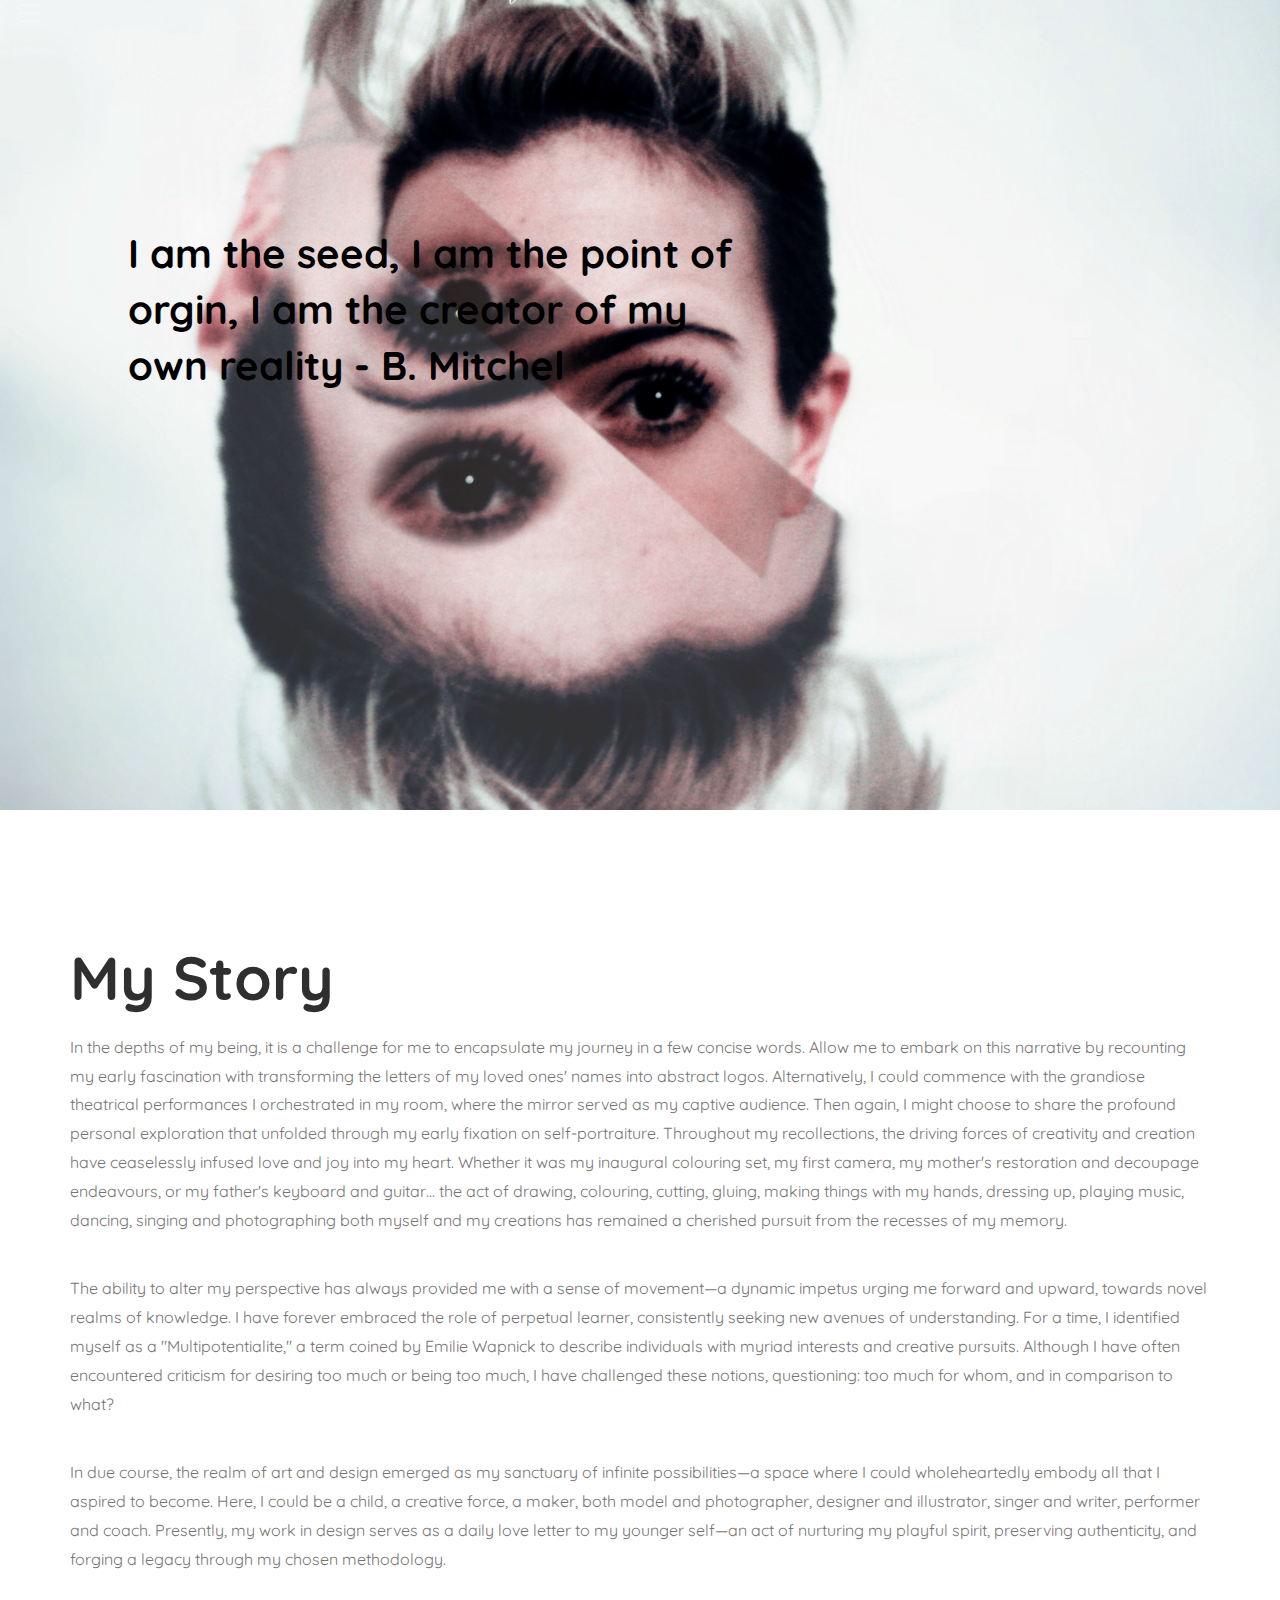
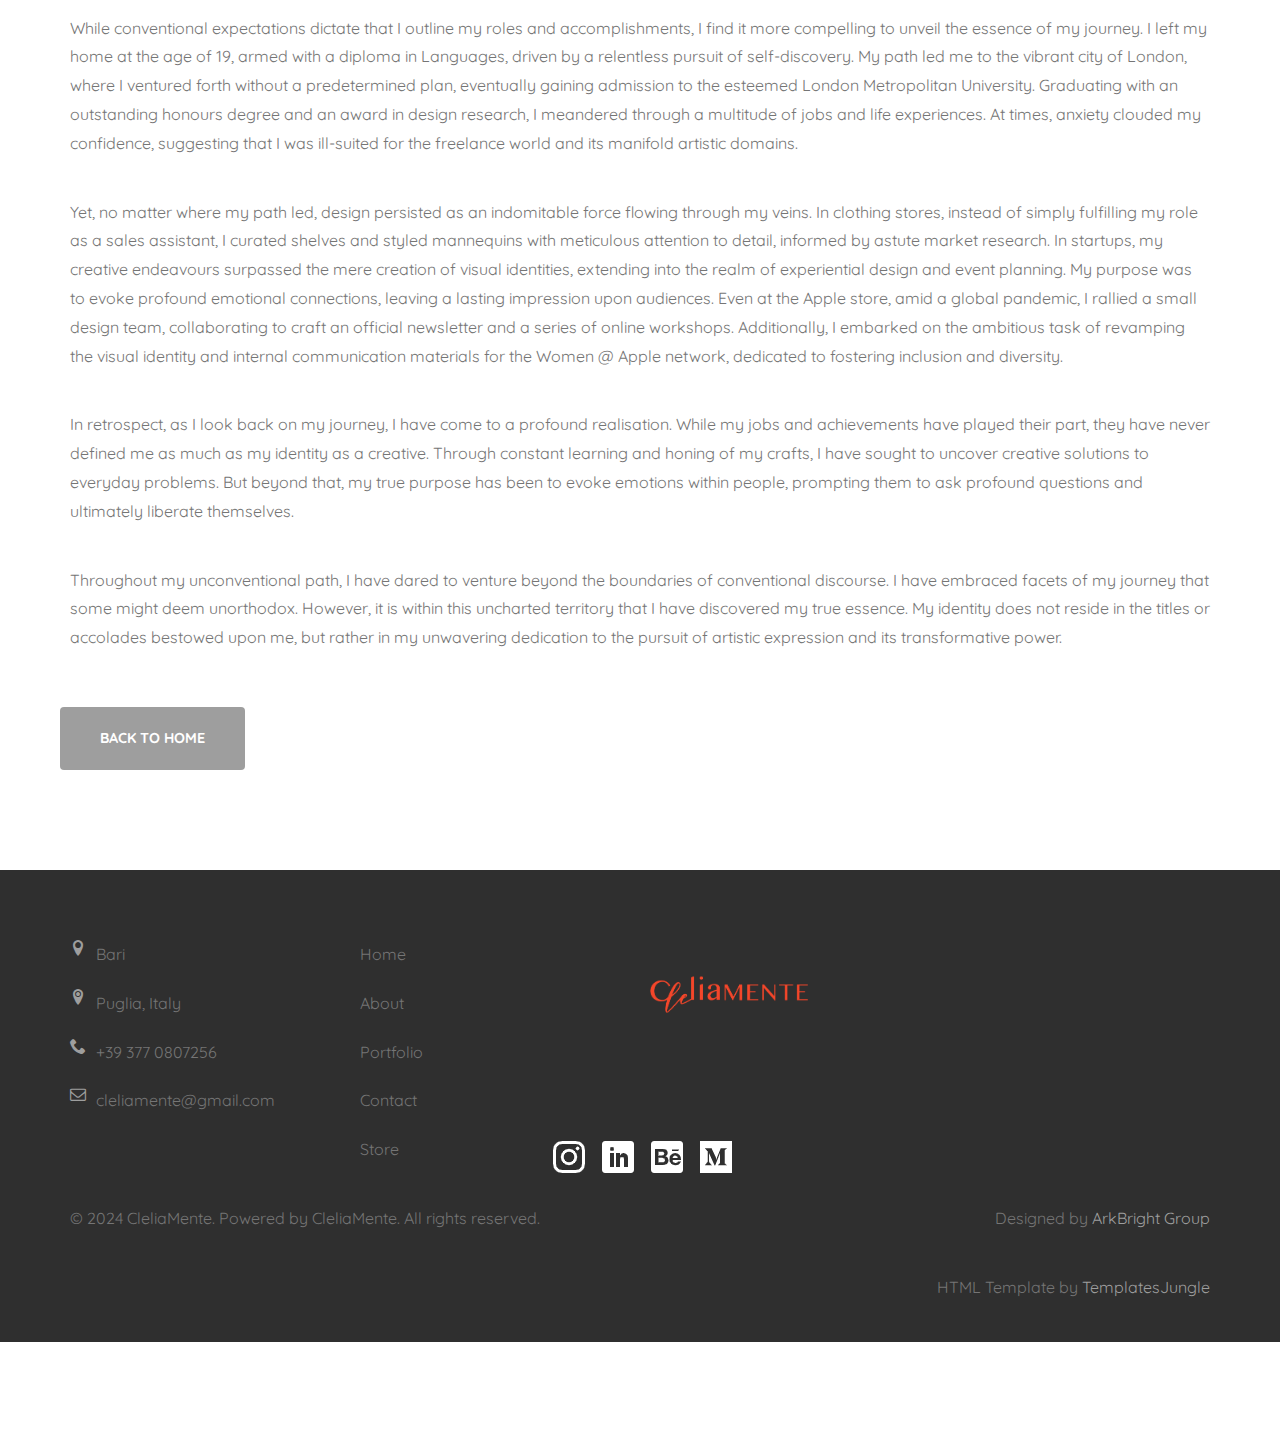
<file: about.html>
<!DOCTYPE html>
<html class="no-js" lang="en">
	<head>
		<title>CleliaMente Design Portfolio</title>
		<meta charset="utf-8">
	    <meta http-equiv="X-UA-Compatible" content="IE=edge">
	    <meta name="viewport" content="width=device-width, initial-scale=1.0">
	    <meta name="format-detection" content="telephone=no">
	    <meta name="apple-mobile-web-app-capable" content="yes">
	    <meta name="author" content="">
	    <meta name="keywords" content="">
	    <meta name="description" content="">

	    <link rel="stylesheet" type="text/css" href="css/normalize.css">
	    <link rel="stylesheet" type="text/css" href="icomoon/icomoon.css">
	    <link rel="stylesheet" type="text/css" href="css/vendor.css">
	    <link rel="stylesheet" type="text/css" href="style.css">
		<!-- Favicon  -->
		<link rel="icon" href="images/icons/cleicon.jpg">

		<!-- script
		================================================== -->
		<script src="js/modernizr.js"></script>

	</head>

<body>

	<div class="nav nav-overlay">
		<div class="nav__content">
			<ul class="nav__list">
				<li class="nav__list-item"><a href="index.html" class="hover-target">Home</a></li>
				<li class="nav__list-item"><a href="portfolio.html" class="hover-target">Portfolio</a></li>
				<li class="nav__list-item"><a href="about.html" class="hover-target">About</a></li>
				<li class="nav__list-item"><a href="contact.html" class="hover-target">Contact us</a></li>
				<li class="nav__list-item"><a href="https://cleliamente.gumroad.com/" class="hover-target">Store</a></li>
			</ul>
		</div>
	</div>


<header id="header">
	<div id="header-wrap">
		<!-- <nav id="navbar">
			<div class="main-logo">
				<a href="index.html" class="logo_img"><img src="images/icons/cleiconwhite.png" alt=""></a>
			</div>
		</nav> -->

		<div class="action-menu">

			<div class="side-nav-bar">
			  <input id="menu-toggle" type="checkbox" />
				<label class="menu-btn" for="menu-toggle">
				<span></span>
			   </label>
			</div>
			<!--sidenavbar-->

		</div><!--action-menu-->

	</div><!--header-wrap-->
</header>

<section id="intro" class="scrollspy-section">
	<div class="main-slider">
		<div class="slider-item">
			<img src="images/lilmonster/L20.jpg" alt="banner">
			<div class="banner-content">
				<img src="images/CleliamenteLogo1WHITE.png" alt="main-logo" class="logo-img2">
				<h2 class="banner-title2">I am the seed, I am the point of orgin, 
					I am the creator of my own reality - B. Mitchel</h2>
			</div><!--banner-content--> 
		</div><!--slider-item-->
</section>

<section class="padding-large">
	<div class="container">
		<div class="row">

			<div class="col-md-12">

				<div class="post-content">
					
					<div class="section-header">
						<div class="title">
						</div>
						<h2 class="section-title">My Story</h2>
					</div>
				</div>

					<p>In the depths of my being, it is a challenge for me to encapsulate my journey in a few concise words. Allow me to embark on this narrative by recounting my early fascination with transforming the letters of my loved ones' names into abstract logos. Alternatively, I could commence with the grandiose theatrical performances I orchestrated in my room, where the mirror served as my captive audience. Then again, I might choose to share the profound personal exploration that unfolded through my early fixation on self-portraiture. Throughout my recollections, the driving forces of creativity and creation have ceaselessly infused love and joy into my heart. Whether it was my inaugural colouring set, my first camera, my mother's restoration and decoupage endeavours, or my father's keyboard and guitar… the act of drawing, colouring, cutting, gluing,  making things with my hands, dressing up, playing music, dancing, singing and photographing both myself and my creations has remained a cherished pursuit from the recesses of my memory.



						<p>The ability to alter my perspective has always provided me with a sense of movement—a dynamic impetus urging me forward and upward, towards novel realms of knowledge. I have forever embraced the role of perpetual learner, consistently seeking new avenues of understanding. For a time, I identified myself as a "Multipotentialite," a term coined by Emilie Wapnick to describe individuals with myriad interests and creative pursuits. Although I have often encountered criticism for desiring too much or being too much, I have challenged these notions, questioning: too much for whom, and in comparison to what?</p>
						
						
						
						<p>In due course, the realm of art and design emerged as my sanctuary of infinite possibilities—a space where I could wholeheartedly embody all that I aspired to become. Here, I could be a child, a creative force, a maker, both model and photographer, designer and illustrator, singer and writer, performer and coach. Presently, my work in design serves as a daily love letter to my younger self—an act of nurturing my playful spirit, preserving authenticity, and forging a legacy through my chosen methodology.</p>
						
						
						
						<p>While conventional expectations dictate that I outline my roles and accomplishments, I find it more compelling to unveil the essence of my journey. I left my home at the age of 19, armed with a diploma in Languages, driven by a relentless pursuit of self-discovery. My path led me to the vibrant city of London, where I ventured forth without a predetermined plan, eventually gaining admission to the esteemed London Metropolitan University. Graduating with an outstanding honours degree and an award in design research, I meandered through a multitude of jobs and life experiences. At times, anxiety clouded my confidence, suggesting that I was ill-suited for the freelance world and its manifold artistic domains.</p>

					<p>Yet, no matter where my path led, design persisted as an indomitable force flowing through my veins. In clothing stores, instead of simply fulfilling my role as a sales assistant, I curated shelves and styled mannequins with meticulous attention to detail, informed by astute market research. In startups, my creative endeavours surpassed the mere creation of visual identities, extending into the realm of experiential design and event planning. My purpose was to evoke profound emotional connections, leaving a lasting impression upon audiences. Even at the Apple store, amid a global pandemic, I rallied a small design team, collaborating to craft an official newsletter and a series of online workshops. Additionally, I embarked on the ambitious task of revamping the visual identity and internal communication materials for the Women @ Apple network, dedicated to fostering inclusion and diversity.</p>



						<p>In retrospect, as I look back on my journey, I have come to a profound realisation. While my jobs and achievements have played their part, they have never defined me as much as my identity as a creative. Through constant learning and honing of my crafts, I have sought to uncover creative solutions to everyday problems. But beyond that, my true purpose has been to evoke emotions within people, prompting them to ask profound questions and ultimately liberate themselves.</p>
						
						
						
						<p>Throughout my unconventional path, I have dared to venture beyond the boundaries of conventional discourse. I have embraced facets of my journey that some might deem unorthodox. However, it is within this uncharted territory that I have discovered my true essence. My identity does not reside in the titles or accolades bestowed upon me, but rather in my unwavering dedication to the pursuit of artistic expression and its transformative power.</p>
					
				</div><!--post-content-->
				<div class="btn-wrap">
					<a href="index.html" class="btn btn-accent btn-xlarge btn-rounded">Back to Home</a>
				</div>

			</div>

		</div>

		

		
		<footer id="footer" class="bg-dark">
			<div class="container">
				<div class="row">
					
					<div class="col-md-3">
						
						<div class="footer-menu widget-contact-info">
							<h5>Contact info</h5>
							<ul class="menu-list">
								<li class="menu-item">
									<i class="icon icon-location"></i>Bari
								</li>
								<li class="menu-item">
									<i class="icon icon-location2"></i>Puglia, Italy
								</li>
								<li class="menu-item">
									<i class="icon icon-phone"></i>+39 377 0807256
								</li>
								<li class="menu-item">
									<i class="icon icon-envelope-o"></i><a href="#" class="mail-id">cleliamente@gmail.com</a>
								</li>
							</ul>
						</div>
					</div>
		
					<div class="col-md-2">
		
						<div class="footer-menu">
							<h5>Quick links</h5>
							<ul class="menu-list">
								<li class="menu-item">
									<a href="index.html">Home</a>
								</li>
								<li class="menu-item">
									<a href="about.html">About</a>
								</li>
								<li class="menu-item">
									<a href="portfolio.html">Portfolio</a>
								</li>
								<li class="menu-item">
									<a href="contact.html">Contact</a>
								</li>
								<li class="menu-item">
									<a href="https://cleliamente.gumroad.com/">Store</a>
								</li>
							</ul>
						</div>
		
					</div>
		
					<div class="col-md-4">
		
						<div class="footer-menu section-title dark">
							<img src="images/CleliamenteLogo1 RED.png" alt="logo" class="footer-logo">
							<div class="social-icons d-flex justify-content-xl-end mt-3 mt-xl-0">
								<a class="icon" href="https://www.instagram.com/cleliamente/" target="_blank"><img src="./images/icons/icoinstagram.png" alt=""></a>
						<a class="icon" href="https://www.linkedin.com/in/cleliagiannuoli/" target="_blank"><img src="./images/icons/icolinkedin.png" alt=""></a>
						<a class="icon" href="https://www.behance.net/cleliagiannuoli" target="_blank"><img src="./images/icons/behance2.png" alt=""></a>
						<a class="icon" href="https://medium.com/@cleliamente" target="_blank"><img src="./images/icons/icomedium.png" alt=""></a>
							</div>
						</div>
		
					</div>
		
				</div>
			</div>
		

<div id="footer-bottom">
	<div class="container">
		<div class="row">
			<div class="col-md-6">
				<div class="copyright">
					<p>© 2024  CleliaMente. Powered by CleliaMente. All rights reserved.</p>
				</div>
			</div>
			<div class="col-md-6">
				<div class="copyright text-right">
					<p>Designed by <a href="https://malczcodez.online/" target="_blank">ArkBright Group</a></p>
					<p>HTML Template by <a href="https://www.templatesjungle.com/" target="_blank">TemplatesJungle</a></p>
				</div>
			</div>
		</div>
	</div>
</div>
</footer>
<script src="js/jquery-3.2.1.min.js"></script>
<script src="js/ui-easing.js"></script>
<script src="js/plugins.js"></script>
<script src="js/script.js"></script>

</body>
</html>
</file>
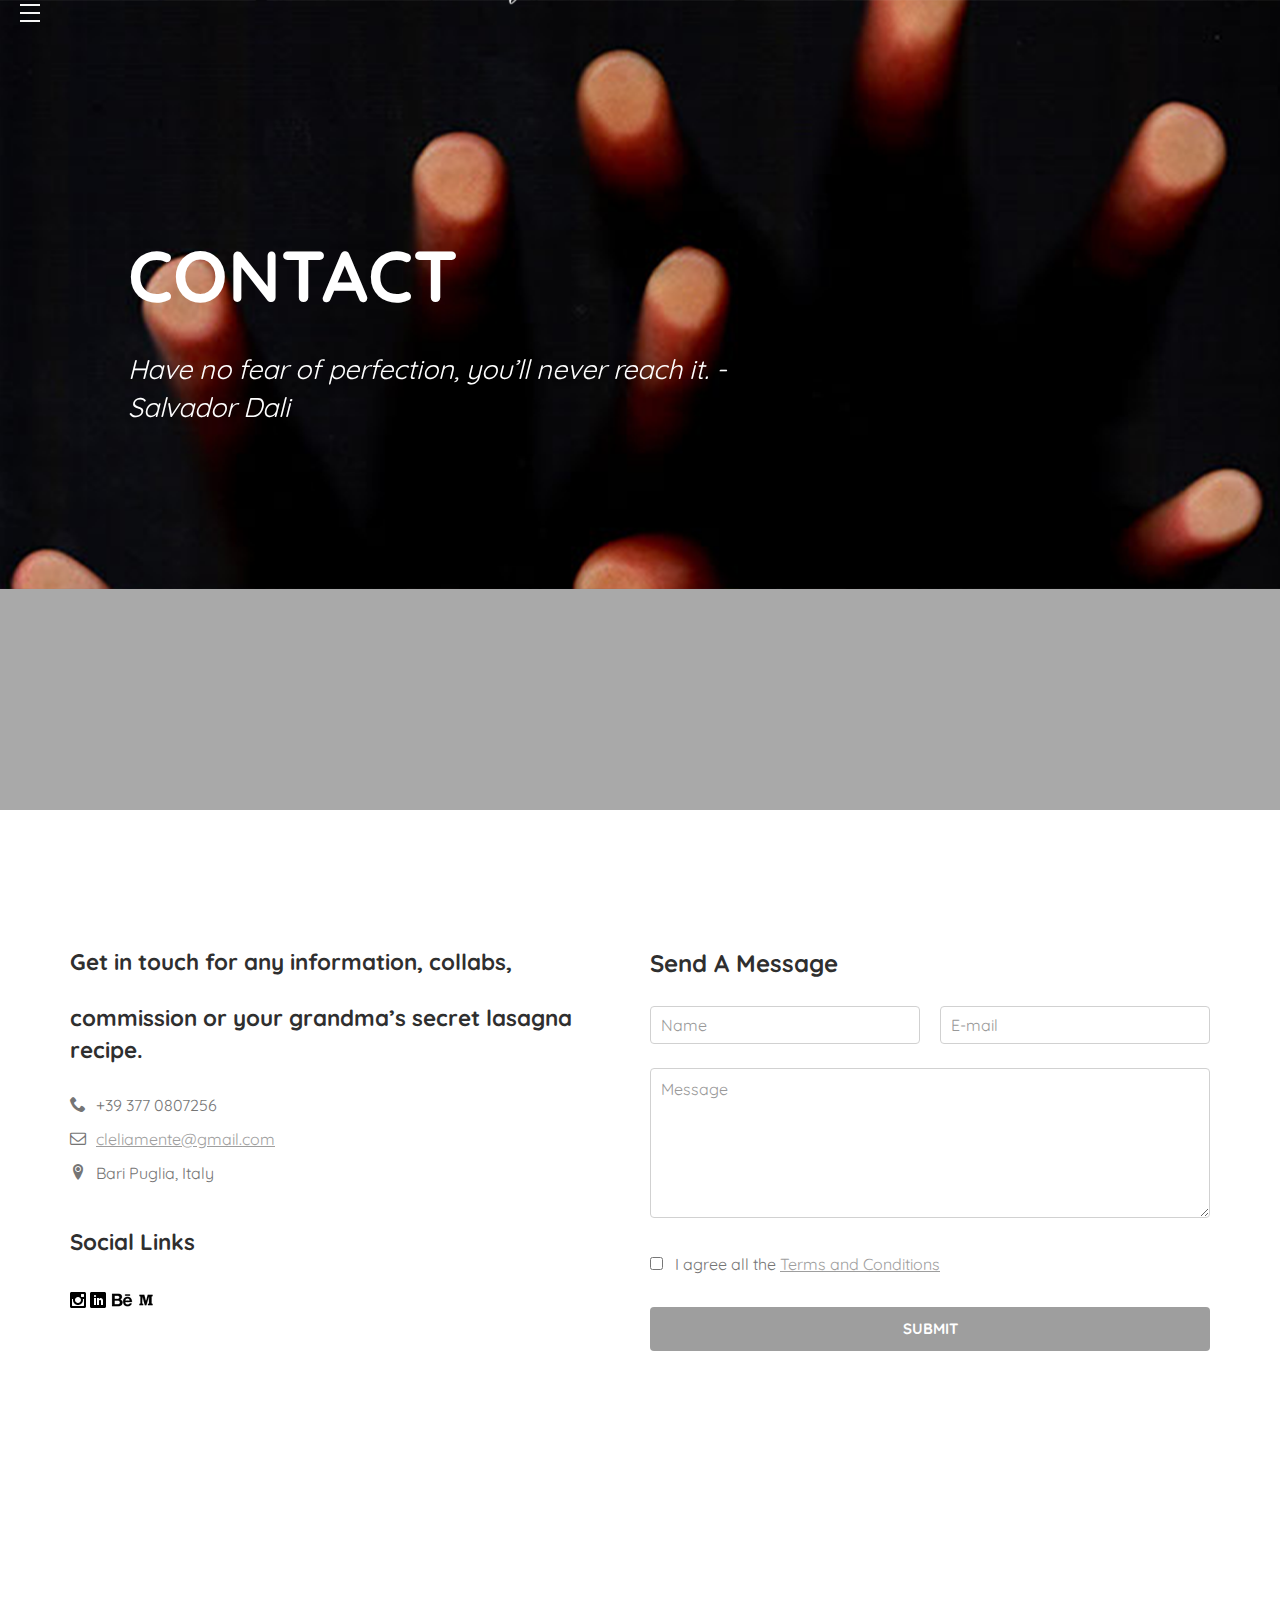
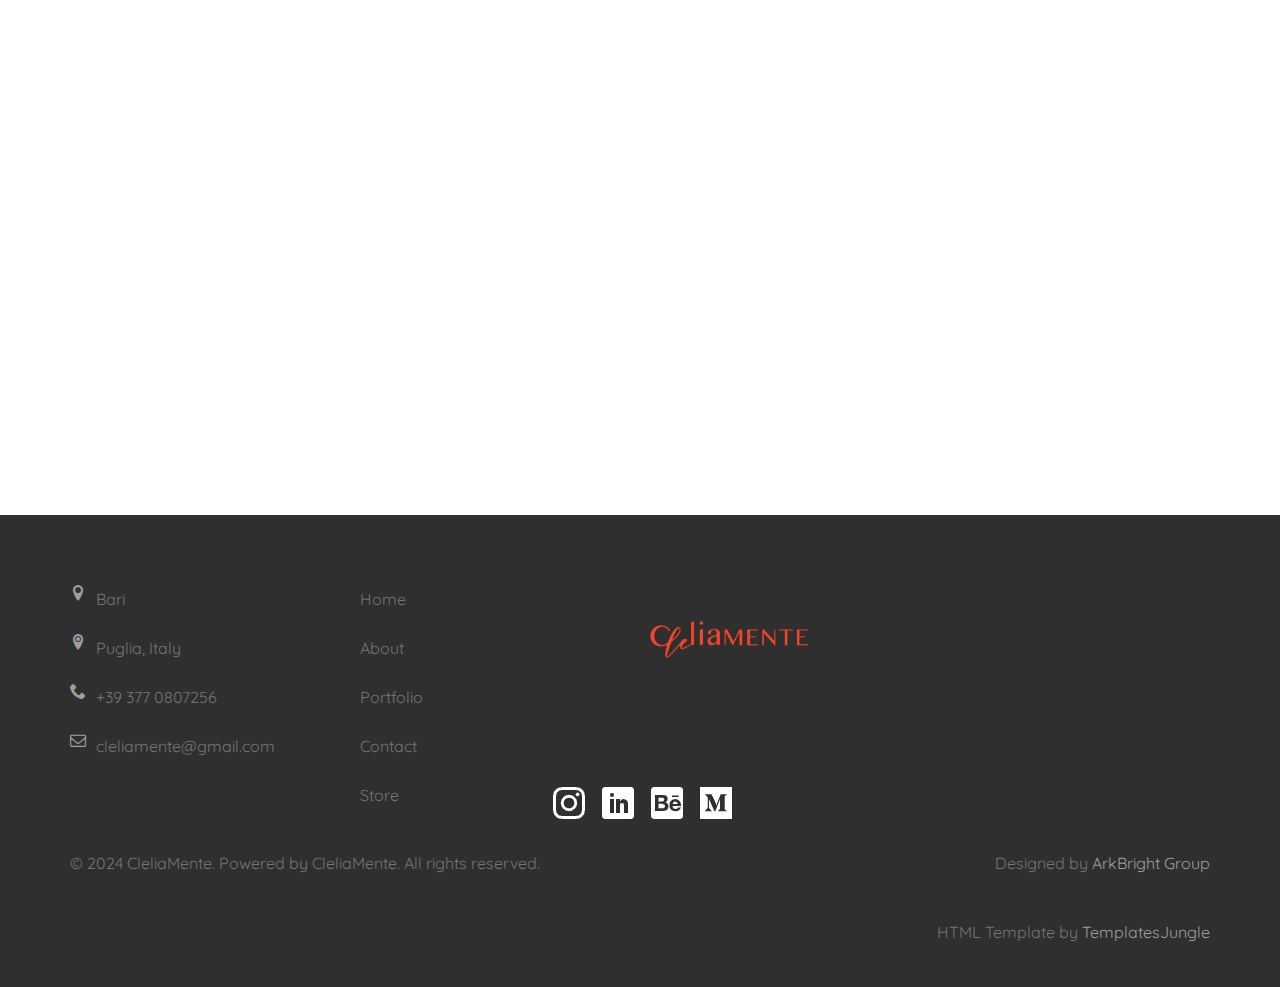
<file: contact.html>
<!DOCTYPE html>
<html class="no-js" lang="en">
	<head>
		<title>CleliaMente Design Portfolio</title>
		<meta charset="utf-8">
	    <meta http-equiv="X-UA-Compatible" content="IE=edge">
	    <meta name="viewport" content="width=device-width, initial-scale=1.0">
	    <meta name="format-detection" content="telephone=no">
	    <meta name="apple-mobile-web-app-capable" content="yes">
	    <meta name="author" content="">
	    <meta name="keywords" content="">
	    <meta name="description" content="">

	    <link rel="stylesheet" type="text/css" href="css/normalize.css">
	    <link rel="stylesheet" type="text/css" href="icomoon/icomoon.css">
	    <link rel="stylesheet" type="text/css" href="css/vendor.css">
	    <link rel="stylesheet" type="text/css" href="style.css">
		<!-- Favicon  -->
		<link rel="icon" href="images/icons/cleicon.jpg">

		<!-- script
		================================================== -->
		<script src="js/modernizr.js"></script>

	</head>

<body>

	<div class="nav nav-overlay">
		<div class="nav__content">
			<ul class="nav__list">
				<li class="nav__list-item"><a href="index.html" class="hover-target">Home</a></li>
				<li class="nav__list-item"><a href="portfolio.html" class="hover-target">Portfolio</a></li>
				<li class="nav__list-item"><a href="about.html" class="hover-target">About</a></li>
				<li class="nav__list-item"><a href="contact.html" class="hover-target">Contact us</a></li>
				<li class="nav__list-item"><a href="https://cleliamente.gumroad.com/" class="hover-target">Store</a></li>
			</ul>
		</div>
	</div>

<header id="header">
	<div id="header-wrap">
		<!-- <nav id="navbar">
			<div class="main-logo">
				<a href="index.html" class="logo_img"><img src="images/icons/cleiconwhite.png" alt=""></a>
			</div>
		</nav> -->

		<div class="action-menu">

			<div class="side-nav-bar">
			  <input id="menu-toggle" type="checkbox" />
				<label class="menu-btn" for="menu-toggle">
				<span></span>
			   </label>
			</div>
			<!--sidenavbar-->

		</div><!--action-menu-->

	</div><!--header-wrap-->
</header>

<section class="hero-section jarallax" >

<section id="intro" class="scrollspy-section">
	<div class="main-slider">
		<div class="slider-item">
			<img src="images/lilmonster/lei.png" alt="banner">
			<div class="banner-content">
				<img src="images/CleliamenteLogo1WHITE.png" alt="main-logo" class="logo-img2">
				<h2 class="banner-title">CONTACT</h2>
				<blockquote>Have no fear of perfection, you’ll
					 never reach it. - Salvador Dali</blockquote>
			</div><!--banner-content--> 
		</div><!--slider-item-->
</section>
</section>

<section class="contact-information padding-large mt-3">
	<div class="container">
		<div class="row">
			<div class="col-md-6 p-0 mb-3">

				<h3 class="quotar">Get in touch for any information, collabs,</h3> 
				<h3 class="quotar">commission or your grandma’s secret lasagna recipe.</h3>
				
				<div class="contact-detail d-flex flex-wrap mt-4">
					<div class="detail mr-6 mb-4">
						<ul class="list-unstyled list-icon">
							<li><i class="icon icon-phone"></i>+39 377 0807256</li>
							<li><i class="icon icon-envelope-o"></i><a href="mailto:cleliamente@gmail.com">cleliamente@gmail.com</a></li>
							<li><i class="icon icon-location2"></i>Bari Puglia, Italy</li>
						</ul>
					</div><!--detail-->
					<div class="detail mb-4">
						<h3>Social Links</h3>
						<div class="social-links flex-container">
							<a class="icon" href="https://www.instagram.com/cleliamente/" target="_blank"><img src="./icomoon/403-instagram.svg" alt=""></a>
							<a class="icon" href="https://www.linkedin.com/in/cleliagiannuoli/" target="_blank"><img src="./icomoon/458-linkedin.svg" alt=""></a>
							<a class="icon" href="https://www.behance.net/cleliagiannuoli" target="_blank"><img src="./icomoon/behance.png" alt=""></a>
							<a class="icon" href="https://medium.com/@cleliamente" target="_blank"><img src="./icomoon/medium.png" alt=""></a>
						</div><!--social-links-->
					</div><!--detail-->

				</div><!--contact-detail-->
			</div><!--col-md-6-->

			<div class="col-md-6 p-0">
				
				<div class="contact-information">
					<h2>Send A Message</h2>
					<form name="contactform" action="contact.php" method="post" class="contact-form mt-4">
						<div class="row">
					    	<div class="col-md-6">
								<input type="text" minlength="2" name="name" placeholder="Name" class="u-full-width" required>
							</div>
							<div class="col-md-6">
								<input type="email" name="email" placeholder="E-mail" class="u-full-width" required>
							</div>
						</div>

						<div class="row">
							<div class="col-md-12">

								<textarea class="u-full-width" name="message" placeholder="Message" style="height: 150px;" required></textarea>

								<label>
								    <input type="checkbox" required>
								    <span class="label-body">I agree all the <a href="#">Terms and Conditions</a></span>
								</label>

								<button type="submit" name="submit" class="btn btn-accent btn-full btn-rounded">Submit</button>
							</div>
						</div>
					</form>

				</div><!--contact-information-->

			</div><!--col-md-6-->

		</div>
	</div>
</section>

<section class="google-map">
	<div class="mapouter"><div class="gmap_canvas"><iframe width="100%" height="500" id="gmap_canvas" src="https://www.google.com/maps/embed?pb=!1m18!1m12!1m3!1d96193.96827540836!2d16.79950800948903!3d41.11134772381272!2m3!1f0!2f0!3f0!3m2!1i1024!2i768!4f13.1!3m3!1m2!1s0x1347e8f8f3078d6f%3A0x87254066a3908e1!2sBari%2C%20Metropolitan%20City%20of%20Bari!5e0!3m2!1sen!2sit!4v1688567731686!5m2!1sen!2sit" frameborder="0" scrolling="no" marginheight="0" marginwidth="0"></iframe><a href="https://getasearch.com/fmovies"></a><br><style>.mapouter{position:relative;text-align:right;height:500px;width:100%;}</style><a href="https://www.embedgooglemap.net">embedgooglemap.net</a><style>.gmap_canvas {overflow:hidden;background:none!important;height:500px;width:100%;}</style></div></div>
</section>

<footer id="footer" class="bg-dark">
	<div class="container">
		<div class="row">
			
			<div class="col-md-3">
				
				<div class="footer-menu widget-contact-info">
					<h5>Contact info</h5>
					<ul class="menu-list">
						<li class="menu-item">
							<i class="icon icon-location"></i>Bari
						</li>
						<li class="menu-item">
							<i class="icon icon-location2"></i>Puglia, Italy
						</li>
						<li class="menu-item">
							<i class="icon icon-phone"></i>+39 377 0807256
						</li>
						<li class="menu-item">
							<i class="icon icon-envelope-o"></i><a href="#" class="mail-id">cleliamente@gmail.com</a>
						</li>
					</ul>
				</div>
			</div>

			<div class="col-md-2">

				<div class="footer-menu">
					<h5>Quick links</h5>
					<ul class="menu-list">
						<li class="menu-item">
							<a href="index.html">Home</a>
						</li>
						<li class="menu-item">
							<a href="about.html">About</a>
						</li>
						<li class="menu-item">
							<a href="portfolio.html">Portfolio</a>
						</li>
						<li class="menu-item">
							<a href="contact.html">Contact</a>
						</li>
						<li class="menu-item">
							<a href="https://cleliamente.gumroad.com/">Store</a>
						</li>
					</ul>
				</div>

			</div>

			<div class="col-md-4">

				<div class="footer-menu section-title dark">
					<img src="images/CleliamenteLogo1 RED.png" alt="logo" class="footer-logo">
					<div class="social-icons d-flex justify-content-xl-end mt-3 mt-xl-0">
						<a class="icon" href="https://www.instagram.com/cleliamente/" target="_blank"><img src="./images/icons/icoinstagram.png" alt=""></a>
						<a class="icon" href="https://www.linkedin.com/in/cleliagiannuoli/" target="_blank"><img src="./images/icons/icolinkedin.png" alt=""></a>
						<a class="icon" href="https://www.behance.net/cleliagiannuoli" target="_blank"><img src="./images/icons/behance2.png" alt=""></a>
						<a class="icon" href="https://medium.com/@cleliamente" target="_blank"><img src="./images/icons/icomedium.png" alt=""></a>
					</div>
				</div>

			</div>

		</div>
	</div>


<div id="footer-bottom">
	<div class="container">
		<div class="row">
			<div class="col-md-6">
				<div class="copyright">
					<p>© 2024  CleliaMente. Powered by CleliaMente. All rights reserved.</p>
				</div>
			</div>
			<div class="col-md-6">
				<div class="copyright text-right">
					<p>Designed by <a href="https://malczcodez.online/" target="_blank">ArkBright Group</a></p>
					<p>HTML Template by <a href="https://www.templatesjungle.com/" target="_blank">TemplatesJungle</a></p>
				</div>
			</div>
		</div>
	</div>
</div>
</footer>
<script src="js/jquery-3.2.1.min.js"></script>
<script src="js/ui-easing.js"></script>
<script src="js/plugins.js"></script>
<script src="js/script.js"></script>

</body>
</html>
</file>
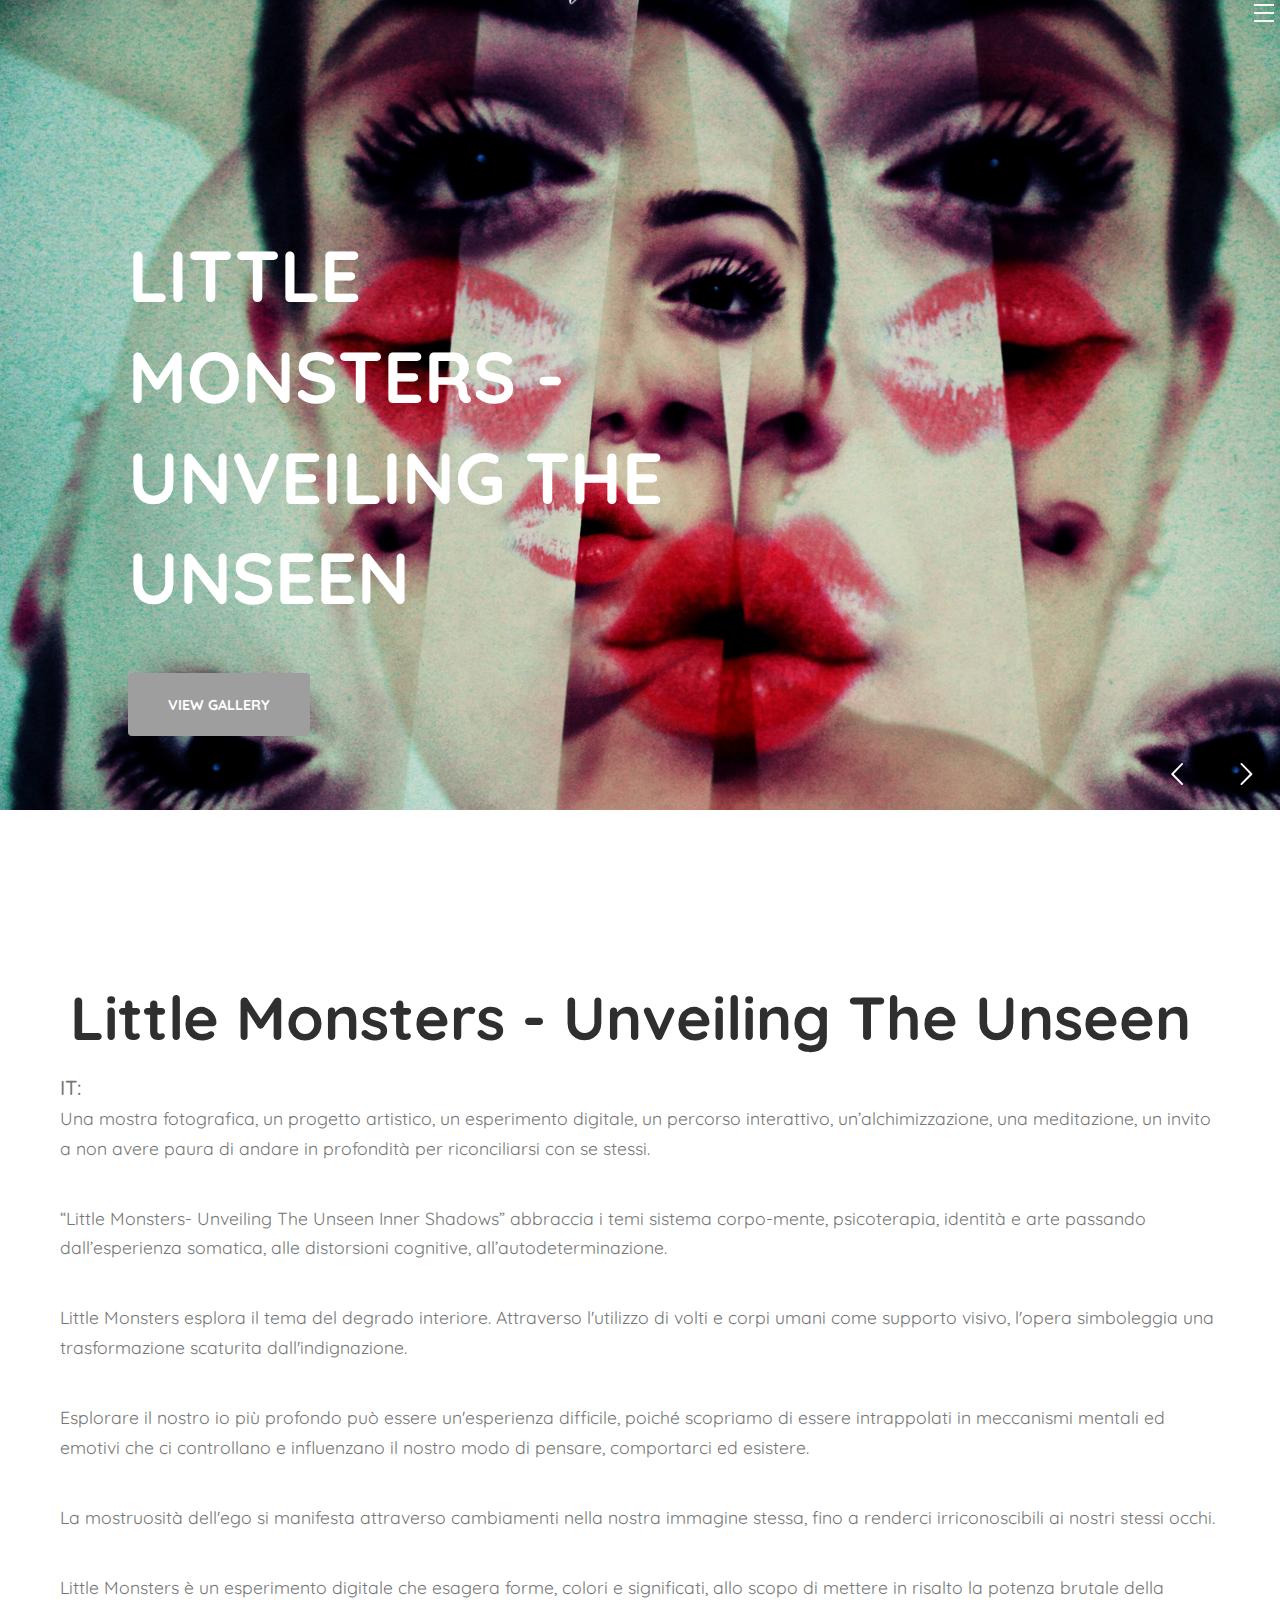
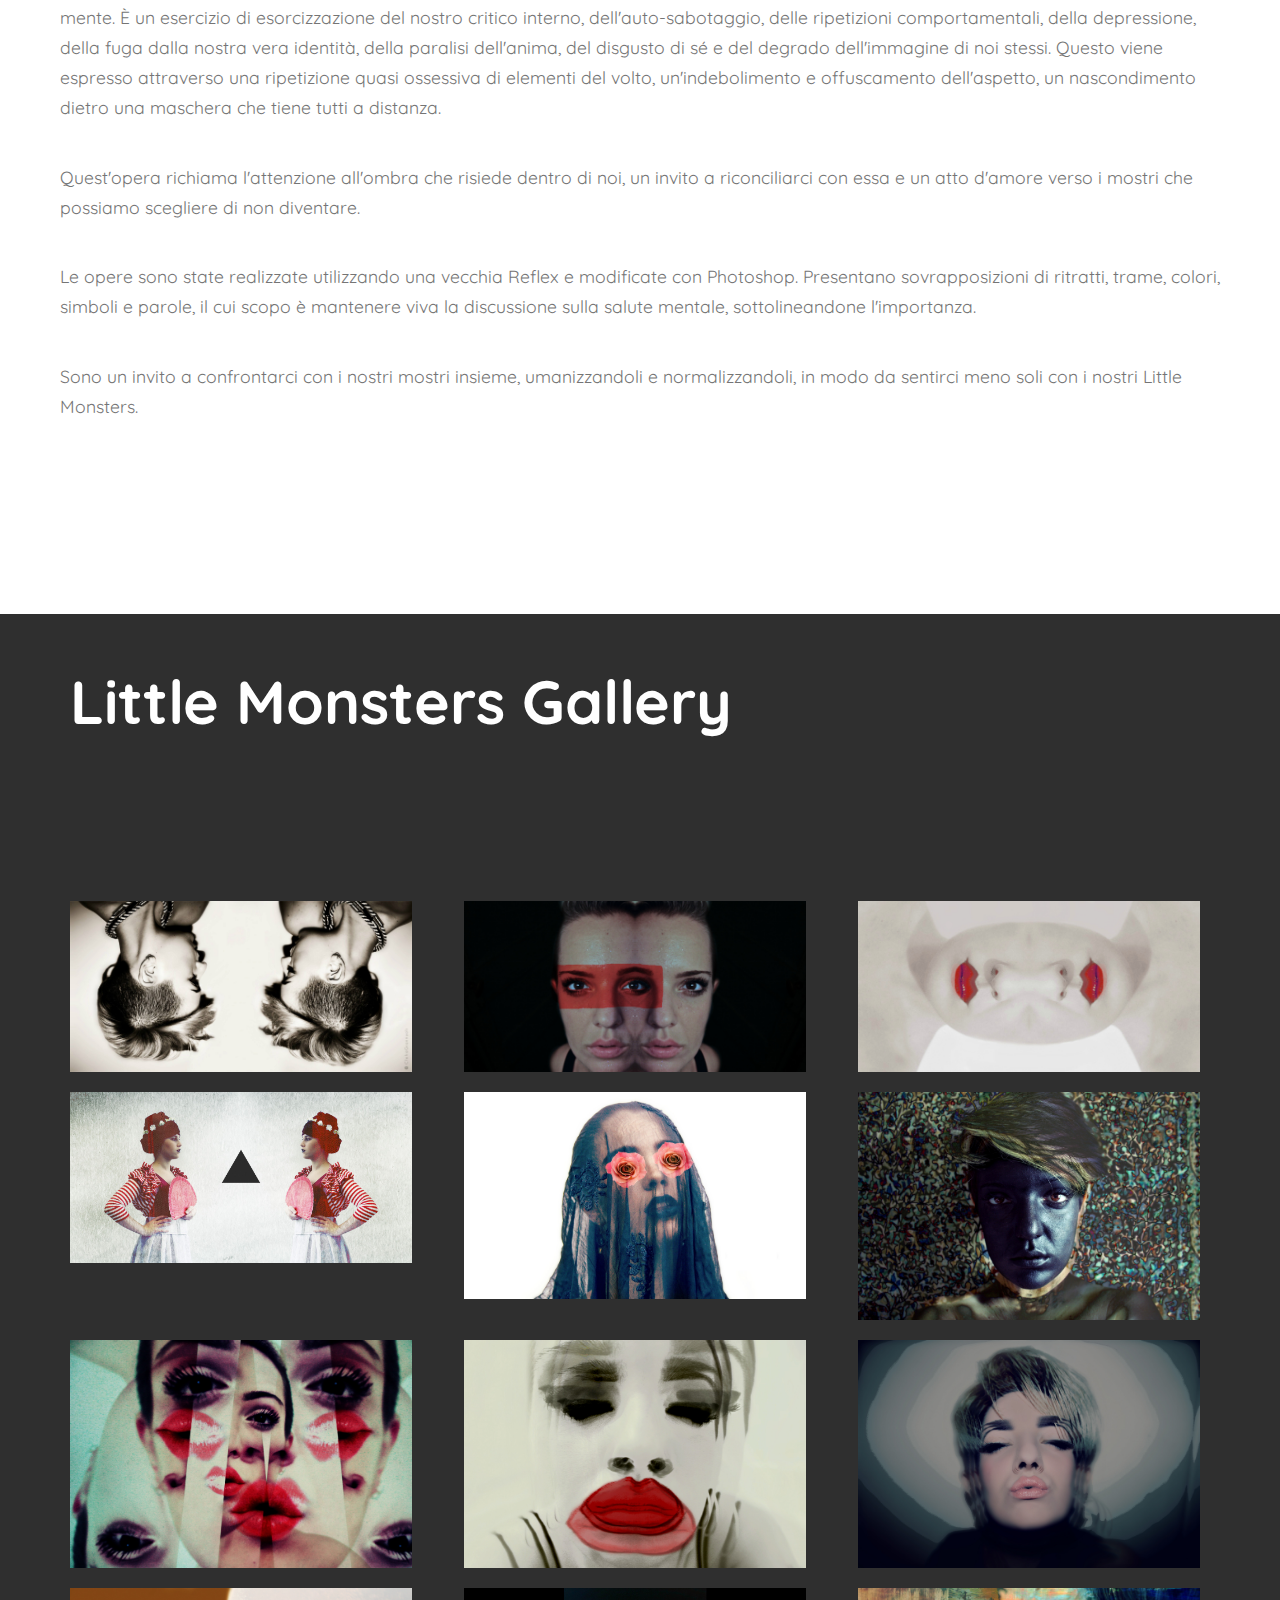
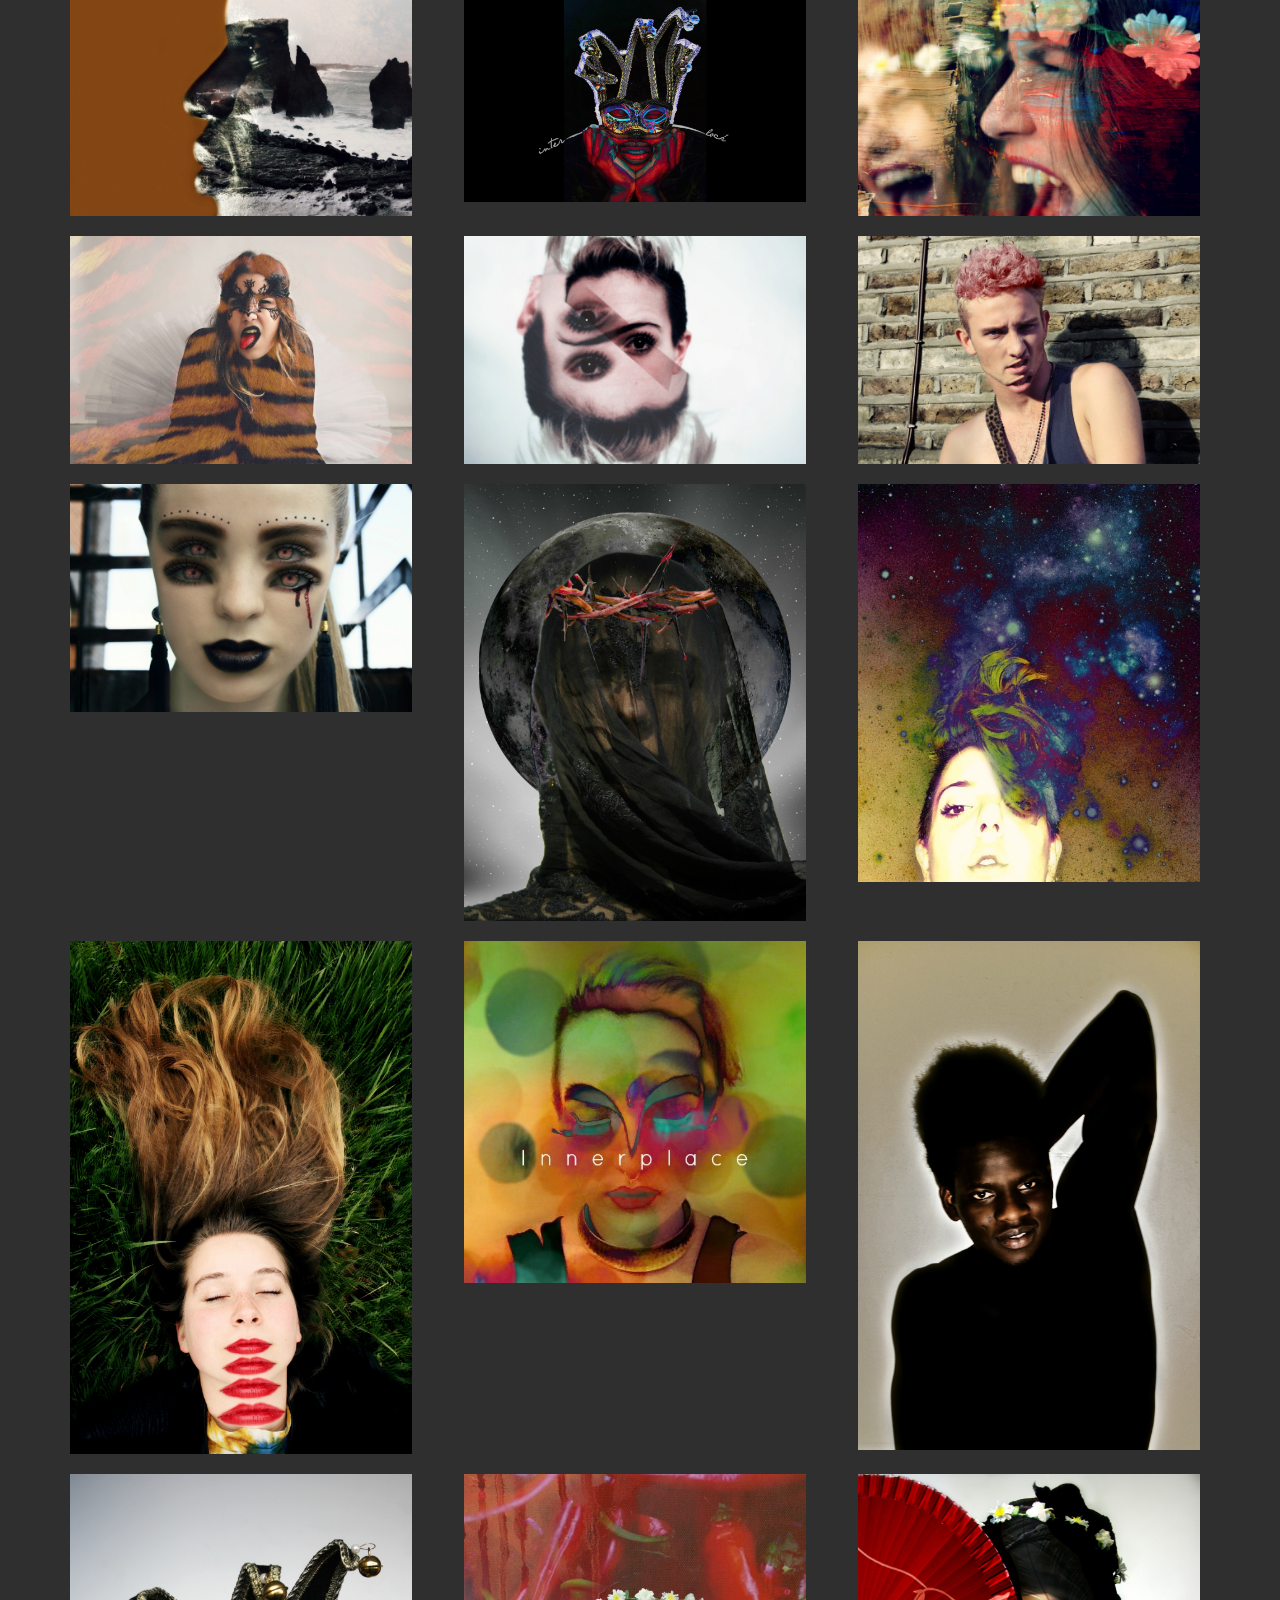
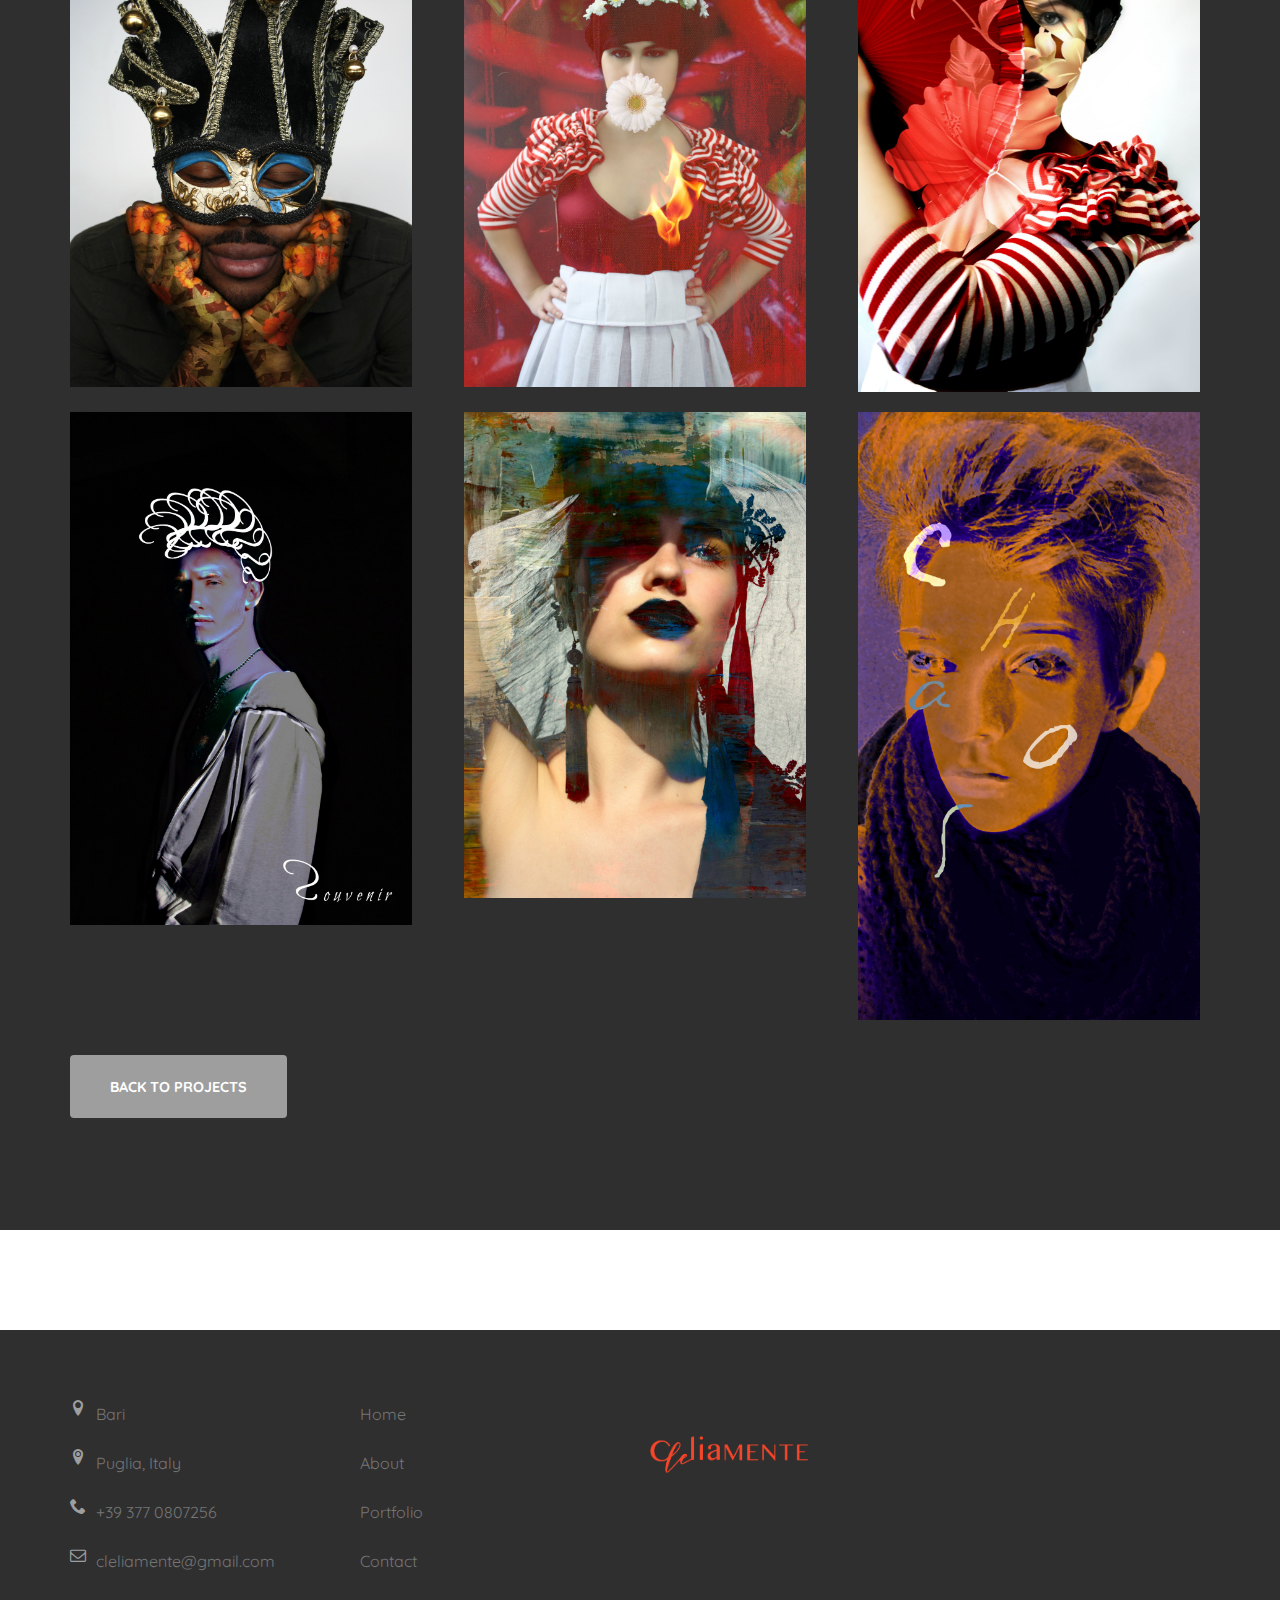
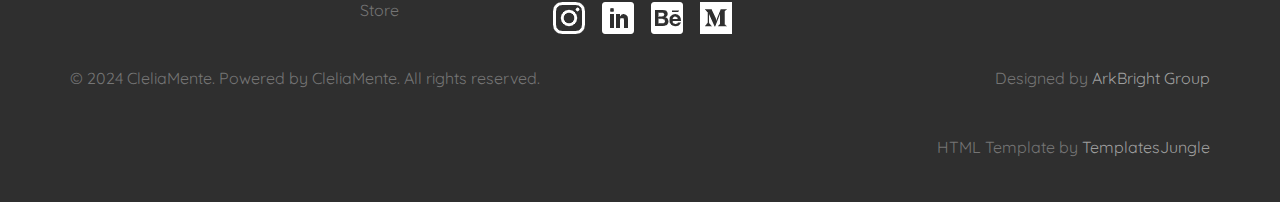
<file: littlemonsters.html>
<!DOCTYPE html>
<html class="no-js" lang="en">
	<head>
		<title>Little Monsters - Unveiling the Unseen Inner Decay  Campaign</title>
		<meta charset="utf-8">
	    <meta http-equiv="X-UA-Compatible" content="IE=edge">
	    <meta name="viewport" content="width=device-width, initial-scale=1.0">
	    <meta name="format-detection" content="telephone=no">
	    <meta name="apple-mobile-web-app-capable" content="yes">
	    <meta name="author" content="">
	    <meta name="keywords" content="">
	    <meta name="description" content="">

	    <link rel="stylesheet" type="text/css" href="css/normalize.css">
	    <link rel="stylesheet" type="text/css" href="icomoon/icomoon.css">
	    <link rel="stylesheet" type="text/css" href="css/vendor.css">
	    <link rel="stylesheet" type="text/css" href="style.css">
		<!-- Favicon  -->
		<link rel="icon" href="images/icons/cleicon.jpg">

		<!-- script
		================================================== -->
		<script src="js/modernizr.js"></script>

	</head>

<body>

<div class="nav nav-overlay">
	<div class="nav__content">
		<ul class="nav__list">
			<li class="nav__list-item"><a href="index.html" class="hover-target">Home</a></li>
			<li class="nav__list-item"><a href="portfolio.html" class="hover-target">Portfolio</a></li>
			<li class="nav__list-item"><a href="about.html" class="hover-target">About</a></li>
			<li class="nav__list-item"><a href="contact.html" class="hover-target">Contact us</a></li>
			<li class="nav__list-item"><a href="https://cleliamente.gumroad.com/" class="hover-target">Store</a></li>
		</ul>
	</div>
</div>

<header id="header">
<!-- <div id="header-wrap">
	<nav id="navbar">
		<div class="main-logo">
			<a href="index.html" class="logo_img"><img src="images/icons/cleiconwhite.png" alt=""></a>
			</a>
		</div>
	</nav> -->

	<div class="action-menu">

		<div class="side-nav-bar">
		  <input id="menu-toggle" type="checkbox" />
			<label class="menu-btn" for="menu-toggle">
			<span></span>
		   </label>
		</div>
		<!--sidenavbar-->

	</div><!--action-menu-->

</div><!--header-wrap-->
</header>

<section id="intro" class="scrollspy-section">
	<div class="main-slider">
		<div class="slider-item">
			<img src="images/cleblurred.jpg" alt="banner">
			<div class="banner-content post-title">
				<img src="images/CleliamenteLogo1WHITE.png" alt="main-logo" class="logo-img4">
				<h2 class="banner-title">Little Monsters - Unveiling the Unseen
                </h2>
				<div class="btn-wrap">
					<a href="#portfolio" class="btn btn-accent btn-xlarge btn-rounded">VIEW GALLERY</a>
				</div>
			</div><!--banner-content--> 
		</div><!--slider-item-->

		<div class="slider-item">
			<img src="images/clelzredlip.jpg" alt="banner">
			<div class="banner-content">
				<img src="images/CleliamenteLogo1WHITE.png" alt="main-logo" class="logo-img4">
				<h2 class="banner-title post-title">Little Monsters - Unveiling the Unseen</h2>
				<div class="btn-wrap">
					<a href="#portfolio" class="btn">View Project</a>
					<br>
					<br>
				</div>
			</div><!--banner-content--> 
		</div><!--slider-item-->
	</div><!--slider-->

	<div class="button-container">
		<button class="prev slick-arrow">
			<i class="icon icon-chevron-thin-left"></i>
		</button>
		<button class="next slick-arrow">
			<i class="icon icon-chevron-thin-right"></i>
		</button>
	</div>
</section>

<section id="about" class="scrollspy-section padding-xlarge">
	<div class="container">
		<div class="row">
			
			<div class="col-md-12">

				<div class="section-header">
					<div class="title">
					</div>
					<h2 class="section-title">Little Monsters - Unveiling the Unseen
					</h2>
				</div>
			</div>

		</div>

		<div class="row">
			
			
			<div class="description text-lead">

				<strong>IT:</strong>
				<p>Una mostra fotografica, un progetto artistico, un esperimento digitale, un percorso interattivo, un’alchimizzazione, una meditazione, un invito a non avere paura di andare in profondità per riconciliarsi con se stessi.

				<p>“Little Monsters- Unveiling The Unseen Inner Shadows” abbraccia i temi sistema corpo-mente, psicoterapia, identità e arte passando dall’esperienza somatica, alle distorsioni cognitive, all’autodeterminazione.</p>
				   
				<p>Little Monsters esplora il tema del degrado interiore.
				   Attraverso l'utilizzo di volti e corpi umani come supporto visivo, l'opera simboleggia una trasformazione scaturita dall'indignazione.</p> 
				   
				<p>Esplorare il nostro io più profondo può essere un'esperienza difficile, poiché scopriamo di essere intrappolati in meccanismi mentali ed emotivi che ci controllano e influenzano il nostro modo di pensare, comportarci ed esistere.</p>
				   
				<p>La mostruosità dell'ego si manifesta attraverso cambiamenti nella nostra immagine stessa, fino a renderci irriconoscibili ai nostri stessi occhi.</p> 
				   
				<p>Little Monsters è un esperimento digitale che esagera forme, colori e significati, allo scopo di mettere in risalto la potenza brutale della mente. È un esercizio di esorcizzazione del nostro critico interno, dell'auto-sabotaggio, delle ripetizioni comportamentali, della depressione, della fuga dalla nostra vera identità, della paralisi dell'anima, del disgusto di sé e del degrado dell'immagine di noi stessi. Questo viene espresso attraverso una ripetizione quasi ossessiva di elementi del volto, un'indebolimento e offuscamento dell'aspetto, un nascondimento dietro una maschera che tiene tutti a distanza.</p>
				   
				<p>Quest'opera richiama l'attenzione all'ombra che risiede dentro di noi, un invito a riconciliarci con essa e un atto d'amore verso i mostri che possiamo scegliere di non diventare.</p>
				   
				<p>Le opere sono state realizzate utilizzando una vecchia Reflex e modificate con Photoshop. 
				   Presentano sovrapposizioni di ritratti, trame, colori, simboli e parole, il cui scopo è mantenere viva la discussione sulla salute mentale, sottolineandone l'importanza.</p> 
				   
				<p>Sono un invito a confrontarci con i nostri mostri insieme, umanizzandoli e normalizzandoli, in modo da sentirci meno soli con i nostri Little Monsters.</p>



				<!-- <br> -->
				<!-- <strong>EN:</strong>
				<p>Is an artistic project that explores the theme of inner decay.
                    Through the use of human faces and bodies as visual support, the artwork symbolises a transformation born out of indignation. Delving into our deepest selves can be a challenging experience as we discover being trapped in mental and emotional mechanisms that control and influence our way of thinking, behaving, and existing.
                    The monstrosity of the ego manifests through changes in our own image, rendering us unrecognisable to ourselves.</p>
                
                <p>Little Monsters is a digital experiment that exaggerates forms, colours, and meanings with the aim of highlighting the brutal power of the mind. It serves as an exercise of exorcising our internal critic, self-sabotage, repetitive behaviours, depression, escape from our true identity, soul paralysis, self-disgust, and degradation of our own image. This is expressed through an almost obsessive repetition of facial elements, a weakening and obscuring of appearance, and hiding behind a mask that keeps everyone at a distance.</p>
                <p>These artworks draw attention to the shadow residing within us, inviting us to reconcile with it and representing an act of love towards the monsters we can choose not to become.</p>
                <p>The pieces were created using an old Reflex camera and modified with Photoshop. They feature overlays of portraits, textures, colours, symbols, and words, and hold the purpose of keeping the discussion on mental health alive and emphasising its importance.</p>
                <p>They invite us to confront our monsters together, humanising and normalising them, so that we may feel less alone with our inner Little Monsters.</p> -->

			</div>

		</div>

	</div>
</section>

<section id="portfolio" class="scrollspy-section bg-dark padding-small">
	<div class="container">
		
		<div class="row">
			<div class="col-md-12">

				<div class="section-header">
					<h2 class="section-title light">
						Little Monsters Gallery</h2>
				</div>
			</div>
		</div>

	</div>
</section>
<section id="portfolio" class="scrollspy-section bg-dark padding-large">
	<div class="container">
		<div class="row">
			<div class="col-md-12">
				
				<div class="portfolio-tabs">

					<div class="tab-content">
					  <div id="all" data-tab-content class="active">
					  	<div class="grid">
                            <a href="images/lilmonster/l1.jpeg" data-lightbox-gallery="gallery1" title="Calm Before The Storm (One Shoe Photography Ltd.)" class="image-link"><img src="images/lilmonster/l1.jpeg"  class="tab-image"></a>
                            <a href="images/lilmonster/L3.jpg" data-lightbox-gallery="gallery1" title="Calm Before The Storm (One Shoe Photography Ltd.)" class="image-link"><img src="images/lilmonster/L3.jpg"  class="tab-image"></a>
                            <a href="images/lilmonster/L7.jpg" data-lightbox-gallery="gallery1" title="Calm Before The Storm (One Shoe Photography Ltd.)" class="image-link"><img src="images/lilmonster/L7.jpg"  class="tab-image"></a>
                            <a href="images/lilmonster/L19.jpg" data-lightbox-gallery="gallery1" title="Calm Before The Storm (One Shoe Photography Ltd.)" class="image-link"><img src="images/lilmonster/L19.jpg"  class="tab-image"></a>
                            <a href="images/lilmonster/L25.jpg" data-lightbox-gallery="gallery1" title="Calm Before The Storm (One Shoe Photography Ltd.)" class="image-link"><img src="images/lilmonster/L25.jpg"  class="tab-image"></a>
                            <a href="images/lilmonster/L2.jpg" data-lightbox-gallery="gallery1" title="Calm Before The Storm (One Shoe Photography Ltd.)" class="image-link"><img src="images/lilmonster/L2.jpg"  class="tab-image"></a>
                            <a href="images/lilmonster/L5.jpg" data-lightbox-gallery="gallery1" title="Calm Before The Storm (One Shoe Photography Ltd.)" class="image-link"><img src="images/lilmonster/L5.jpg"  class="tab-image"></a>
                            <a href="images/lilmonster/L6.jpg" data-lightbox-gallery="gallery1" title="Calm Before The Storm (One Shoe Photography Ltd.)" class="image-link"><img src="images/lilmonster/L6.jpg"  class="tab-image"></a>
                            <a href="images/lilmonster/L9.jpg" data-lightbox-gallery="gallery1" title="Calm Before The Storm (One Shoe Photography Ltd.)" class="image-link"><img src="images/lilmonster/L9.jpg"  class="tab-image"></a>
				    	 </div>
					  </div>
					</div>


			</div>
		</div>

	</div>

    <div class="row">
        <div class="col-md-12">
            
            <div class="portfolio-tabs">

                <div class="tab-content">
                  <div id="all" data-tab-content class="active">
                      <div class="grid">
                        <a href="images/lilmonster/L12.jpg" data-lightbox-gallery="gallery1" title="Calm Before The Storm (One Shoe Photography Ltd.)" class="image-link"><img src="images/lilmonster/L12.jpg"  class="tab-image"></a>
                        <a href="images/lilmonster/L14.jpg" data-lightbox-gallery="gallery1" title="Calm Before The Storm (One Shoe Photography Ltd.)" class="image-link"><img src="images/lilmonster/L14.jpg"  class="tab-image"></a>
                        <a href="images/lilmonster/L16.jpg" data-lightbox-gallery="gallery1" title="Calm Before The Storm (One Shoe Photography Ltd.)" class="image-link"><img src="images/lilmonster/L16.jpg"  class="tab-image"></a>
                        <a href="images/lilmonster/L18.jpg" data-lightbox-gallery="gallery1" title="Calm Before The Storm (One Shoe Photography Ltd.)" class="image-link"><img src="images/lilmonster/L18.jpg"  class="tab-image"></a>
                        <a href="images/lilmonster/L20.jpg" data-lightbox-gallery="gallery1" title="Calm Before The Storm (One Shoe Photography Ltd.)" class="image-link"><img src="images/lilmonster/L20.jpg"  class="tab-image"></a>
                        <a href="images/lilmonster/L22.jpg" data-lightbox-gallery="gallery1" title="Calm Before The Storm (One Shoe Photography Ltd.)" class="image-link"><img src="images/lilmonster/L22.jpg"  class="tab-image"></a>
                        <a href="images/lilmonster/L26.jpg" data-lightbox-gallery="gallery1" title="Calm Before The Storm (One Shoe Photography Ltd.)" class="image-link"><img src="images/lilmonster/L26.jpg"  class="tab-image"></a>
                        <a href="images/lilmonster/L27.jpg" data-lightbox-gallery="gallery1" title="Calm Before The Storm (One Shoe Photography Ltd.)" class="image-link"><img src="images/lilmonster/L27.jpg"  class="tab-image"></a>
                        <a href="images/lilmonster/L21.jpg" data-lightbox-gallery="gallery1" title="Calm Before The Storm (One Shoe Photography Ltd.)" class="image-link"><img src="images/lilmonster/L21.jpg"  class="tab-image"></a>
                     </div>
                  </div>
                </div>


        </div>
    </div>

</div>

<div class="row">
    <div class="col-md-12">
        
        <div class="portfolio-tabs">

            <div class="tab-content">
              <div id="all" data-tab-content class="active">
                  <div class="grid">
                    <a href="images/lilmonster/L8.jpg" data-lightbox-gallery="gallery1" title="Calm Before The Storm (One Shoe Photography Ltd.)" class="image-link"><img src="images/lilmonster/L8.jpg"  class="tab-image"></a>
                        <a href="images/lilmonster/L4.jpg" data-lightbox-gallery="gallery1" title="Calm Before The Storm (One Shoe Photography Ltd.)" class="image-link"><img src="images/lilmonster/L4.jpg"  class="tab-image"></a>
                        <a href="images/lilmonster/L11.jpg" data-lightbox-gallery="gallery1" title="Calm Before The Storm (One Shoe Photography Ltd.)" class="image-link"><img src="images/lilmonster/L11.jpg"  class="tab-image"></a>
                        <a href="images/lilmonster/L13.jpg" data-lightbox-gallery="gallery1" title="Calm Before The Storm (One Shoe Photography Ltd.)" class="image-link"><img src="images/lilmonster/L13.jpg"  class="tab-image"></a>
                        <a href="images/lilmonster/L15.jpg" data-lightbox-gallery="gallery1" title="Calm Before The Storm (One Shoe Photography Ltd.)" class="image-link"><img src="images/lilmonster/L15.jpg"  class="tab-image"></a>
                        <a href="images/lilmonster/L17.jpg" data-lightbox-gallery="gallery1" title="Calm Before The Storm (One Shoe Photography Ltd.)" class="image-link"><img src="images/lilmonster/L17.jpg"  class="tab-image"></a>
                        <a href="images/lilmonster/L23.jpg" data-lightbox-gallery="gallery1" title="Calm Before The Storm (One Shoe Photography Ltd.)" class="image-link"><img src="images/lilmonster/L23.jpg"  class="tab-image"></a>
                        <a href="images/lilmonster/L24.jpg" data-lightbox-gallery="gallery1" title="Calm Before The Storm (One Shoe Photography Ltd.)" class="image-link"><img src="images/lilmonster/L24.jpg"  class="tab-image"></a>
                        <a href="images/lilmonster/L10.jpg" data-lightbox-gallery="gallery1" title="Calm Before The Storm (One Shoe Photography Ltd.)" class="image-link"><img src="images/lilmonster/L10.jpg"  class="tab-image"></a>
                 </div>
              </div>
            </div>
			<div class="btn-wrap">
				<a href="portfolio.html" class="btn btn-accent btn-xlarge btn-rounded">back to projects</a>
			</div>
    </div>
</div>

</div>
</section>
<footer id="footer" class="bg-dark">
	<div class="container">
		<div class="row">
			
			<div class="col-md-3">
				
				<div class="footer-menu widget-contact-info">
					<h5>Contact info</h5>
					<ul class="menu-list">
						<li class="menu-item">
							<i class="icon icon-location"></i>Bari
						</li>
						<li class="menu-item">
							<i class="icon icon-location2"></i>Puglia, Italy
						</li>
						<li class="menu-item">
							<i class="icon icon-phone"></i>+39 377 0807256
						</li>
						<li class="menu-item">
							<i class="icon icon-envelope-o"></i><a href="#" class="mail-id">cleliamente@gmail.com</a>
						</li>
					</ul>
				</div>
			</div>

			<div class="col-md-2">

				<div class="footer-menu">
					<h5>Quick links</h5>
					<ul class="menu-list">
						<li class="menu-item">
							<a href="index.html">Home</a>
						</li>
						<li class="menu-item">
							<a href="about.html">About</a>
						</li>
						<li class="menu-item">
							<a href="portfolio.html">Portfolio</a>
						</li>
						<li class="menu-item">
							<a href="contact.html">Contact</a>
						</li>
						<li class="menu-item">
							<a href="https://cleliamente.gumroad.com/">Store</a>
						</li>
					</ul>
				</div>

			</div>

			<div class="col-md-4">

				<div class="footer-menu section-title dark">
					<img src="images/CleliamenteLogo1 RED.png" alt="logo" class="footer-logo">
					<div class="social-icons d-flex justify-content-xl-end mt-3 mt-xl-0">
						<a class="icon" href="https://www.instagram.com/cleliamente/" target="_blank"><img src="./images/icons/icoinstagram.png" alt=""></a>
						<a class="icon" href="https://www.linkedin.com/in/cleliagiannuoli/" target="_blank"><img src="./images/icons/icolinkedin.png" alt=""></a>
						<a class="icon" href="https://www.behance.net/cleliagiannuoli" target="_blank"><img src="./images/icons/behance2.png" alt=""></a>
						<a class="icon" href="https://medium.com/@cleliamente" target="_blank"><img src="./images/icons/icomedium.png" alt=""></a>
					</div>
				</div>

			</div>

		</div>
	</div>


<div id="footer-bottom">
	<div class="container">
		<div class="row">
			<div class="col-md-6">
				<div class="copyright">
					<p>© 2024  CleliaMente. Powered by CleliaMente. All rights reserved.</p>
				</div>
			</div>
			<div class="col-md-6">
				<div class="copyright text-right">
					<p>Designed by <a href="https://malczcodez.online/" target="_blank">ArkBright Group</a></p>
					<p>HTML Template by <a href="https://www.templatesjungle.com/" target="_blank">TemplatesJungle</a></p>
				</div>
			</div>
		</div>
	</div>
</div>
</footer>
<script src="js/jquery-3.2.1.min.js"></script>

<!-- third party jQuery plugins -->
<script src="js/plugins.js"></script>

<!-- custom javascript -->
<script src="js/script.js"></script>

</body>
</html>
</file>
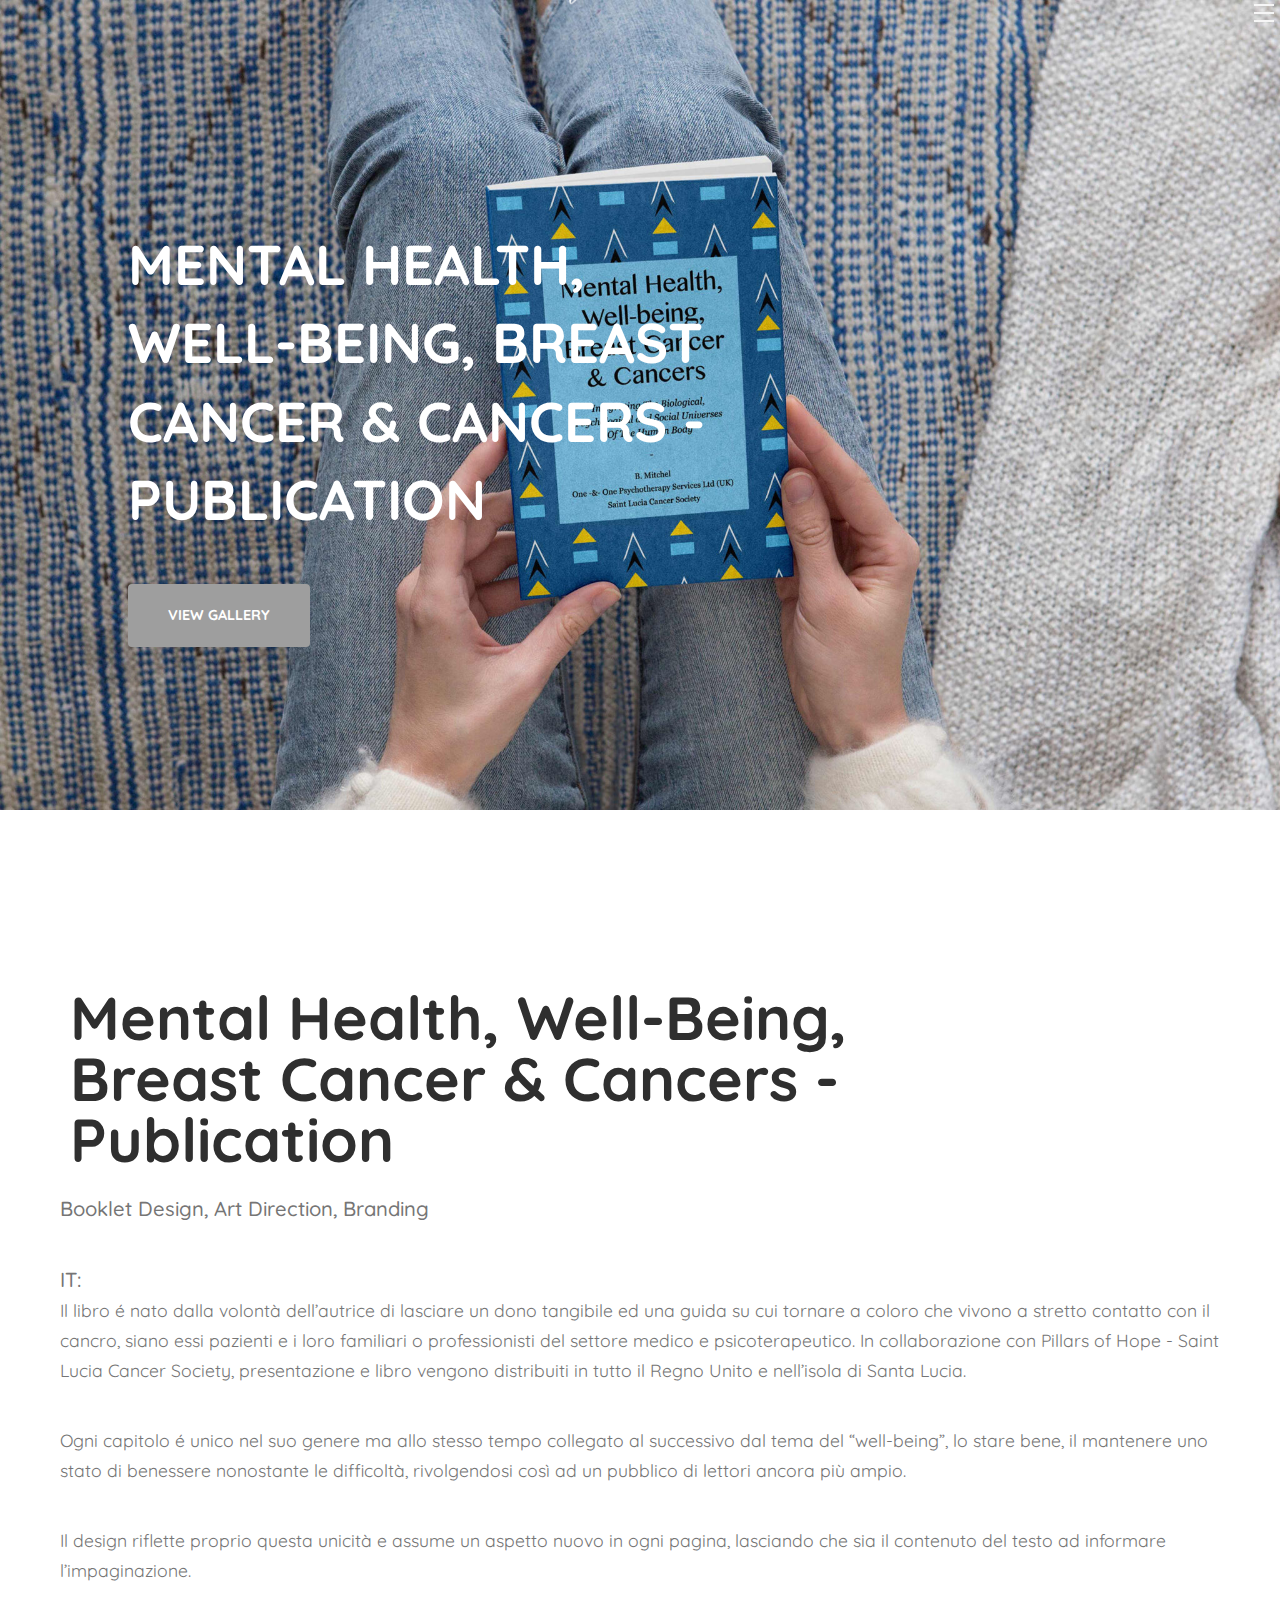
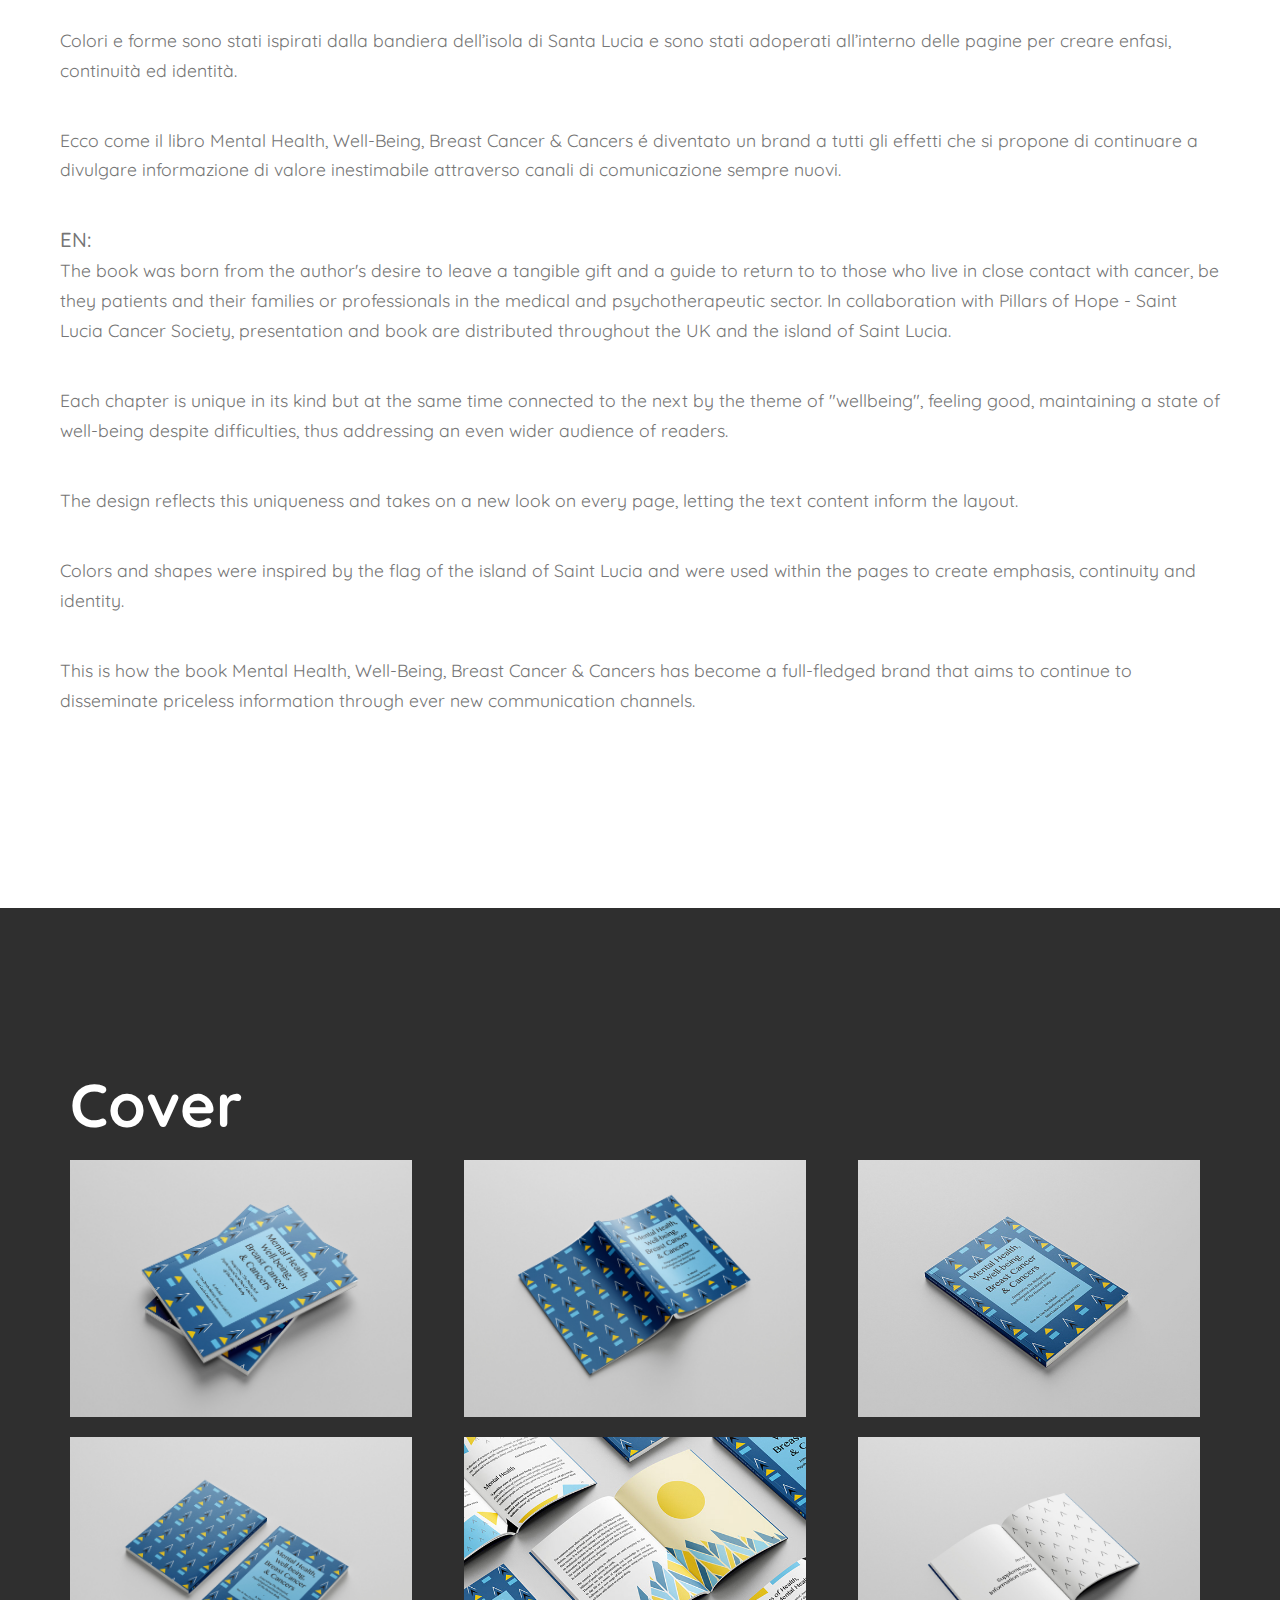
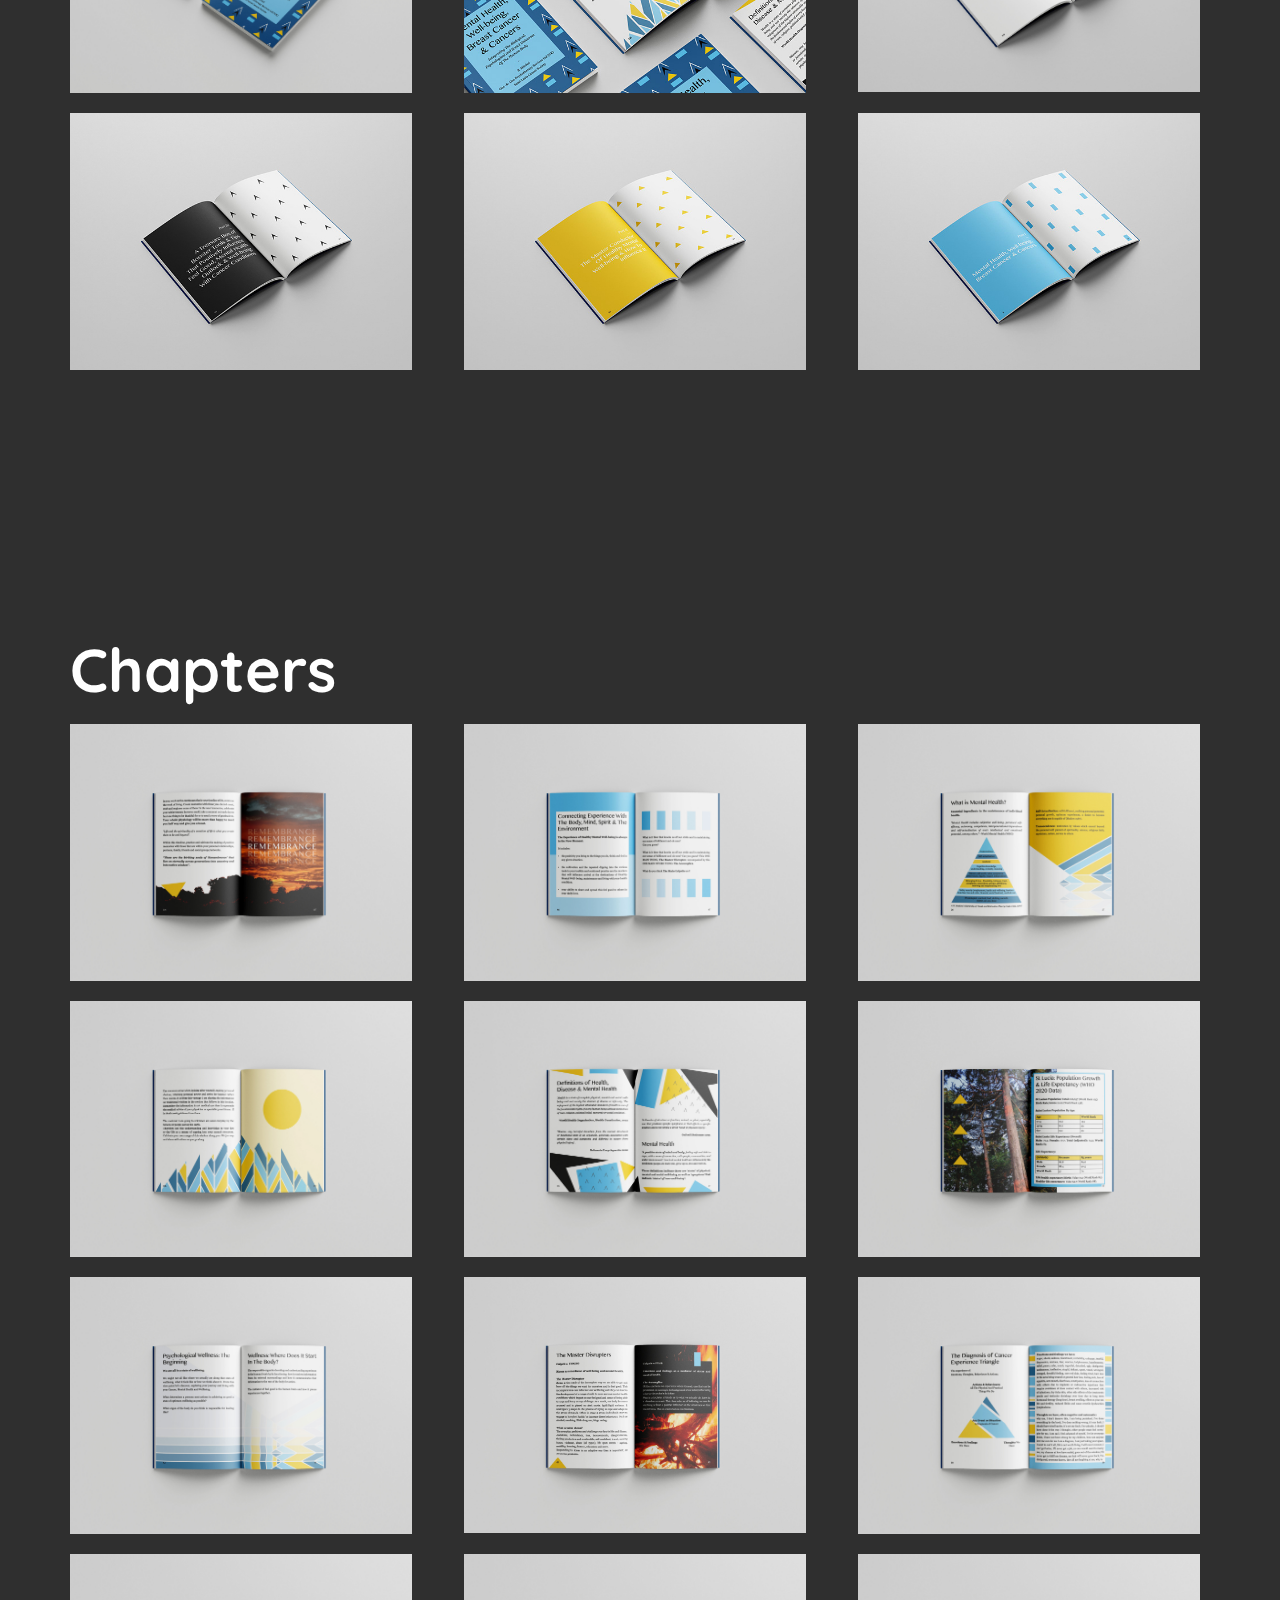
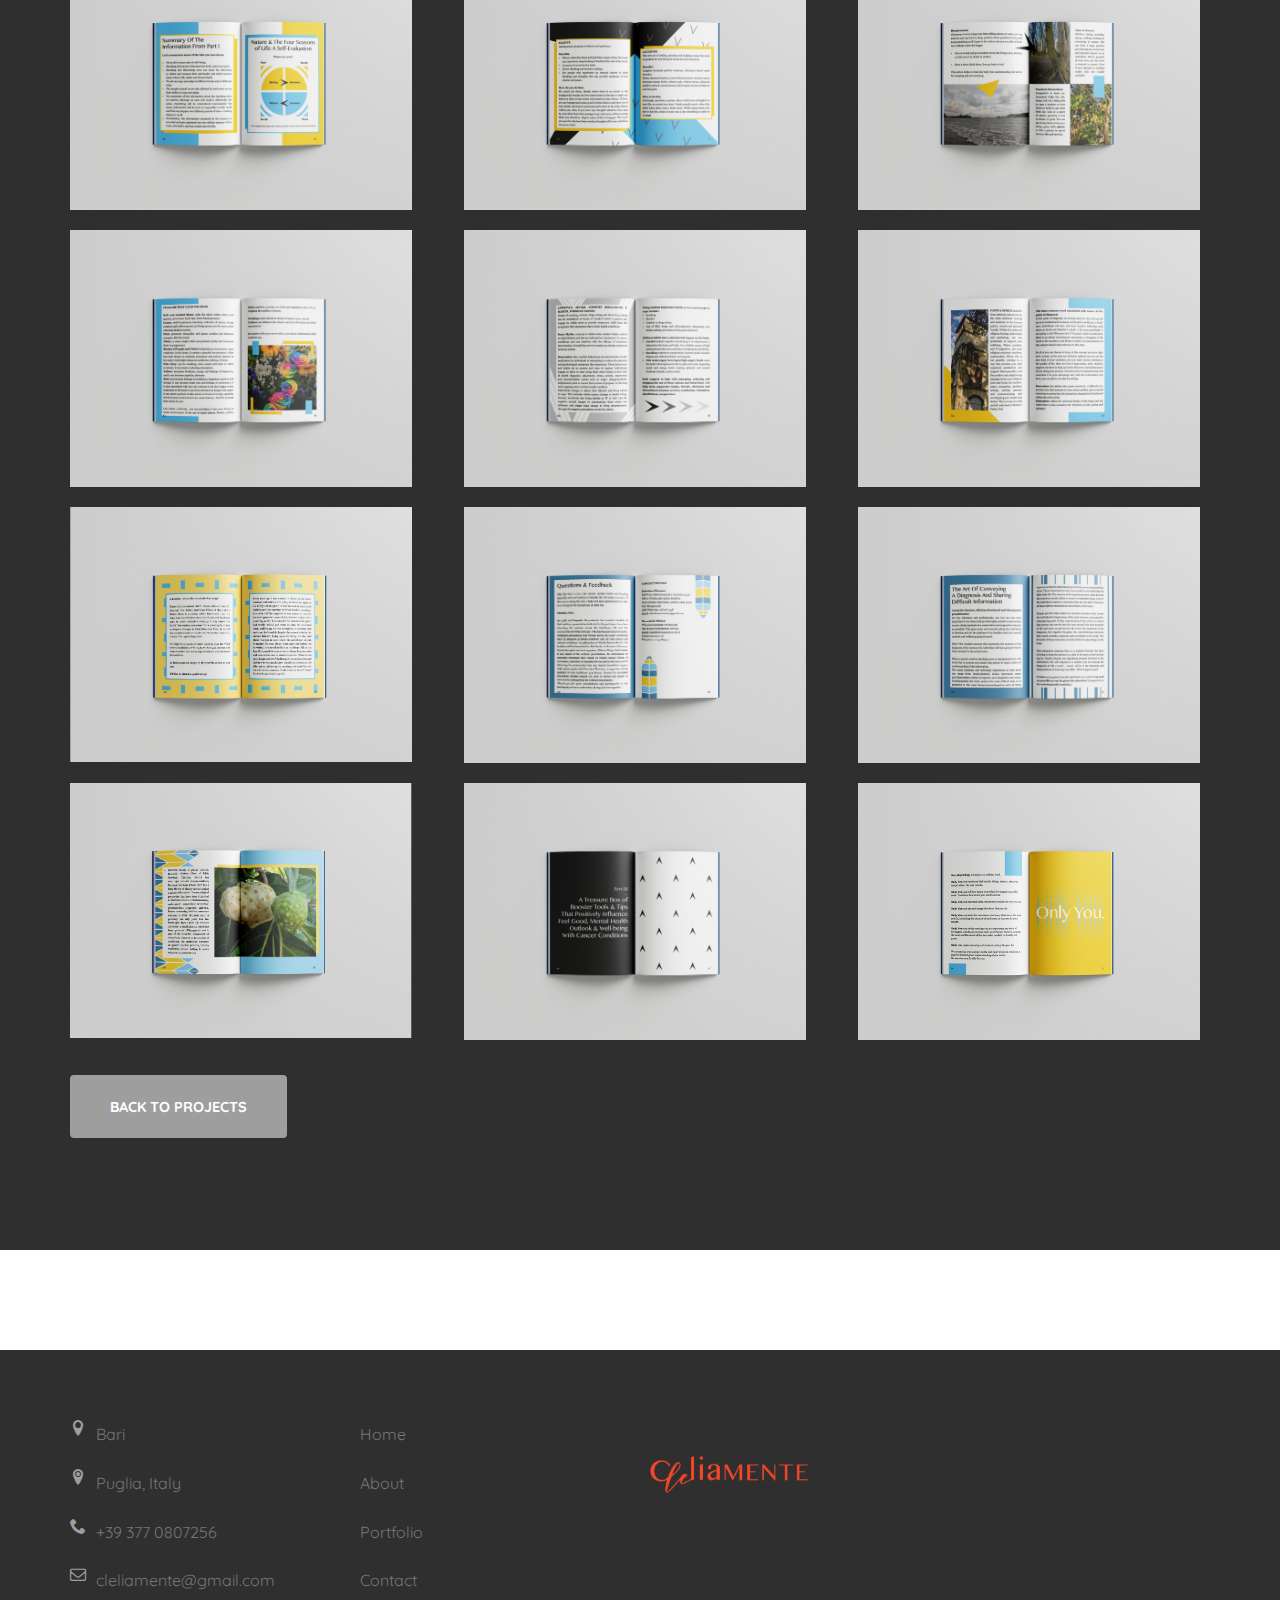
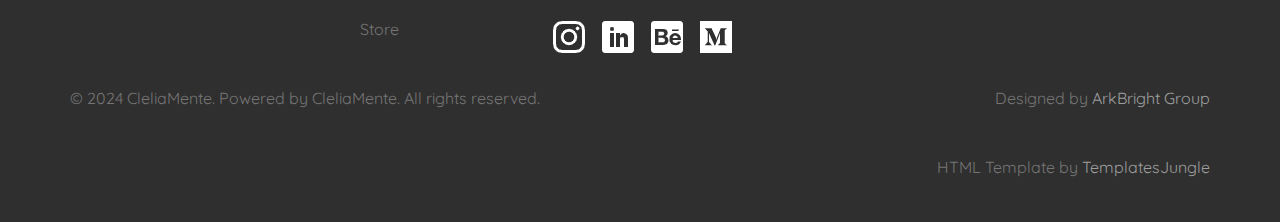
<file: mentalhealth.html>
<!DOCTYPE html>
<html class="no-js" lang="en">
	<head>
		<title>MENTAL HEALTH, WELL-BEING, BREAST CANCER & CANCERS Campaign</title>
		<meta charset="utf-8">
	    <meta http-equiv="X-UA-Compatible" content="IE=edge">
	    <meta name="viewport" content="width=device-width, initial-scale=1.0">
	    <meta name="format-detection" content="telephone=no">
	    <meta name="apple-mobile-web-app-capable" content="yes">
	    <meta name="author" content="">
	    <meta name="keywords" content="">
	    <meta name="description" content="">

	    <link rel="stylesheet" type="text/css" href="css/normalize.css">
	    <link rel="stylesheet" type="text/css" href="icomoon/icomoon.css">
	    <link rel="stylesheet" type="text/css" href="css/vendor.css">
	    <link rel="stylesheet" type="text/css" href="style.css">
		<!-- Favicon  -->
		<link rel="icon" href="images/icons/cleicon.jpg">

		<!-- script
		================================================== -->
		<script src="js/modernizr.js"></script>

	</head>

<body>

<div class="nav nav-overlay">
	<div class="nav__content">
		<ul class="nav__list">
			<li class="nav__list-item"><a href="index.html" class="hover-target">Home</a></li>
			<li class="nav__list-item"><a href="portfolio.html" class="hover-target">Portfolio</a></li>
			<li class="nav__list-item"><a href="about.html" class="hover-target">About</a></li>
			<li class="nav__list-item"><a href="contact.html" class="hover-target">Contact us</a></li>
			<li class="nav__list-item"><a href="https://cleliamente.gumroad.com/" class="hover-target">Store</a></li>
		</ul>
	</div>
</div>

<header id="header">
<!-- <div id="header-wrap">
	<nav id="navbar">
		<div class="main-logo">
			<a href="index.html" class="logo_img"><img src="images/icons/cleiconwhite.png" alt=""></a>
			</a>
		</div>
	</nav> -->

	<div class="action-menu">

		<div class="side-nav-bar">
		  <input id="menu-toggle" type="checkbox" />
			<label class="menu-btn" for="menu-toggle">
			<span></span>
		   </label>
		</div>
		<!--sidenavbar-->

	</div><!--action-menu-->

</div><!--header-wrap-->
</header>

<section id="intro" class="scrollspy-section">
	<div class="main-slider">
		<div class="slider-item">
			<img src="images/mentalhealth1-2048x1535.jpeg" alt="banner">
			<div class="banner-content">
				<img src="images/CleliamenteLogo1WHITE.png" alt="main-logo" class="logo-img4">
				<h2 class="banner-title3">Mental Health, Well-being, Breast Cancer & Cancers - Publication
                </h2>
				<div class="btn-wrap">
					<a href="#portfolio" class="btn btn-accent btn-xlarge btn-rounded">VIEW GALLERY</a>
				</div>
			</div><!--banner-content--> 
		</div><!--slider-item-->
</section>

<section id="about" class="scrollspy-section padding-xlarge">
	<div class="container">
		<div class="row">
			
			<div class="col-md-10">

				<div class="section-header">
					<div class="title">
					</div>
					<h2 class="section-title">Mental Health, Well-being, Breast Cancer & Cancers - Publication
                    </h2>
				</div>
			</div>

		</div>

		<div class="row">
			<div class="description text-lead">
				
				<p><strong>Booklet Design, Art Direction, Branding​​​​​​​
                </strong></p>
				<strong>IT:</strong>
				<p>Il libro é nato dalla volontà dell’autrice di lasciare un dono tangibile ed una guida su cui tornare a coloro che vivono a stretto contatto con il cancro, siano essi pazienti e i loro familiari o professionisti del settore medico e psicoterapeutico. In collaborazione con Pillars of Hope - Saint Lucia Cancer Society, presentazione e libro vengono distribuiti in tutto il Regno Unito e nell’isola di Santa Lucia.</p>
				
				<p>Ogni capitolo é unico nel suo genere ma allo stesso tempo collegato al successivo dal tema del “well-being”, lo stare bene, il mantenere uno stato di benessere nonostante le difficoltà, rivolgendosi così ad un pubblico di lettori ancora più ampio. </p>
				
                <p>Il design riflette proprio questa unicità e assume un aspetto nuovo in ogni pagina, lasciando che sia il contenuto del testo ad informare l’impaginazione.</p>
				
                <p>Colori e forme sono stati ispirati dalla bandiera dell’isola di Santa Lucia e sono stati adoperati all’interno delle pagine per creare enfasi, continuità ed identità.</p>
				
                <p>Ecco come il libro Mental Health, Well-Being, Breast Cancer & Cancers é diventato un brand a tutti gli effetti che si propone di continuare a divulgare informazione di valore inestimabile attraverso canali di comunicazione sempre nuovi. </p>


			</div>

		</div>

		<div class="row">
			<div class="description text-lead">
				<strong>EN:</strong>
				<p>The book was born from the author's desire to leave a tangible gift and a guide to return to to those who live in close contact with cancer, be they patients and their families or professionals in the medical and psychotherapeutic sector. In collaboration with Pillars of Hope - Saint Lucia Cancer Society, presentation and book are distributed throughout the UK and the island of Saint Lucia.</p>

				<p>Each chapter is unique in its kind but at the same time connected to the next by the theme of "wellbeing", feeling good, maintaining a state of well-being despite difficulties, thus addressing an even wider audience of readers.</p>

				<p>The design reflects this uniqueness and takes on a new look on every page, letting the text content inform the layout.</p>

				<p>Colors and shapes were inspired by the flag of the island of Saint Lucia and were used within the pages to create emphasis, continuity and identity.</p>

				<p>This is how the book Mental Health, Well-Being, Breast Cancer & Cancers has become a full-fledged brand that aims to continue to disseminate priceless information through ever new communication channels.</p>
			</div>
		</div>

	</div>
</section>

<section id="portfolio" class="scrollspy-section bg-dark padding-large">
	<div class="container">
		
		<div class="row">
			<div class="col-md-12">

				<div class="section-header">
					<div class="title">
						
					</div>
					
				</div>
			</div>
		</div>
		<br>

		<div class="row">
			<div class="col-md-12">
				
				<div class="portfolio-tabs">


					<div class="tab-content">
					  <div id="all" data-tab-content class="active">
						<h2 class="section-title light">Cover</h2>
					  	<div class="grid">
				    	  <a href="images/mentalH/mhbook/m1.jpg" data-lightbox-gallery="gallery1" title="Mental Health" class="image-link"><img src="images/mentalH/mhbook/m1.jpg"  class="tab-image"></a>
				    	  <a href="images/mentalH/mhbook/m2a.jpg" data-lightbox-gallery="gallery1" title="Mental Health" class="image-link"><img src="images/mentalH/mhbook/m2a.jpg"  class="tab-image"></a>
				    	  <a href="images/mentalH/mhbook/m29a.jpg" data-lightbox-gallery="gallery1" title="Mental Health" class="image-link"><img src="images/mentalH/mhbook/m29.jpg"  class="tab-image"></a>
				    	  <a href="images/mentalH/mhbook/m14a.jpg" data-lightbox-gallery="gallery1" title="Mental Health" class="image-link"><img src="images/mentalH/mhbook/m14a.jpg"  class="tab-image"></a>
				    	  <a href="images/mentalH/mhbook/m7a.jpg" data-lightbox-gallery="gallery1" title="Mental Health" class="image-link"><img src="images/mentalH/mhbook/m7.jpg"  class="tab-image"></a>
				    	  <a href="images/mentalH/mhbook/m6.jpg" data-lightbox-gallery="gallery1" title="Mental Health" class="image-link"><img src="images/mentalH/mhbook/m6.jpg"  class="tab-image"></a>
                          <a href="images/mentalH/mhbook/m5a.jpg" data-lightbox-gallery="gallery1" title="Mental Health" class="image-link"><img src="images/mentalH/mhbook/m5.jpg"  class="tab-image"></a>
                          <a href="images/mentalH/mhbook/m4a.jpg" data-lightbox-gallery="gallery1" title="Mental Health" class="image-link"><img src="images/mentalH/mhbook/m4.jpg"  class="tab-image"></a>
                          <a href="images/mentalH/mhbook/m3a.jpg" data-lightbox-gallery="gallery1" title="Mental Health" class="image-link"><img src="images/mentalH/mhbook/m3.jpg"  class="tab-image"></a>
				    	 </div>
					  </div>
					</div>


			</div>
		</div>

	</div>
</section>
<section id="portfolio" class="scrollspy-section bg-dark padding-large">
	<div class="container">
		
		<div class="row">

		</div>

		<div class="row">
			<div class="col-md-12">
				
				<div class="portfolio-tabs">

					<div class="tab-content">
					  <div id="all" data-tab-content class="active">
						<h2 class="section-title light">Chapters</h2>
					  	<div class="grid">
                            <a href="images/mentalH/mhbook/m10a.jpg" data-lightbox-gallery="gallery1" title="Mental Health" class="image-link"><img src="images/mentalH/mhbook/m10a.jpg"  class="tab-image"></a>
                            <a href="images/mentalH/mhbook/m11a.jpg" data-lightbox-gallery="gallery1" title="Mental Health" class="image-link"><img src="images/mentalH/mhbook/m11a.jpg"  class="tab-image"></a>
                            <a href="images/mentalH/mhbook/m12a.jpg" data-lightbox-gallery="gallery1" title="Mental Health" class="image-link"><img src="images/mentalH/mhbook/m12a.jpg"  class="tab-image"></a>
                            <a href="images/mentalH/mhbook/m13.jpg" data-lightbox-gallery="gallery1" title="Mental Health" class="image-link"><img src="images/mentalH/mhbook/m13.jpg"  class="tab-image"></a>
                            <a href="images/mentalH/mhbook/m8.jpg" data-lightbox-gallery="gallery1" title="Mental Health" class="image-link"><img src="images/mentalH/mhbook/m8.jpg"  class="tab-image"></a>
                            <a href="images/mentalH/mhbook/m15a.jpg" data-lightbox-gallery="gallery1" title="Mental Health" class="image-link"><img src="images/mentalH/mhbook/m15a.jpg"  class="tab-image"></a>
                            <a href="images/mentalH/mhbook/m16a.jpg" data-lightbox-gallery="gallery1" title="Mental Health" class="image-link"><img src="images/mentalH/mhbook/m16a.jpg"  class="tab-image"></a>
                            <a href="images/mentalH/mhbook/m17.jpeg" data-lightbox-gallery="gallery1" title="Mental Health" class="image-link"><img src="images/mentalH/mhbook/m17.jpeg"  class="tab-image"></a>
                            <a href="images/mentalH/mhbook/m18a.jpg" data-lightbox-gallery="gallery1" title="Mental Health" class="image-link"><img src="images/mentalH/mhbook/m18a.jpg"  class="tab-image"></a>
				    	 </div>
					  </div>
					</div>


			</div>
		</div>

	</div>

    <div class="row">
        <div class="col-md-12">
            
            <div class="portfolio-tabs">

                <div class="tab-content">
                  <div id="all" data-tab-content class="active">
                      <div class="grid">
                        <a href="images/mentalH/mhbook/m19a.jpg" data-lightbox-gallery="gallery1" title="Mental Health" class="image-link"><img src="images/mentalH/mhbook/m19a.jpg"  class="tab-image"></a>
                        <a href="images/mentalH/mhbook/m20a.jpg" data-lightbox-gallery="gallery1" title="Mental Health" class="image-link"><img src="images/mentalH/mhbook/m20a.jpg"  class="tab-image"></a>
                        <a href="images/mentalH/mhbook/m21a.jpg" data-lightbox-gallery="gallery1" title="Mental Health" class="image-link"><img src="images/mentalH/mhbook/m21a.jpg"  class="tab-image"></a>
                        <a href="images/mentalH/mhbook/m22a.jpg" data-lightbox-gallery="gallery1" title="Mental Health" class="image-link"><img src="images/mentalH/mhbook/m22a.jpg"  class="tab-image"></a>
                        <a href="images/mentalH/mhbook/m23a.jpg" data-lightbox-gallery="gallery1" title="Mental Health" class="image-link"><img src="images/mentalH/mhbook/m23a.jpg"  class="tab-image"></a>
                        <a href="images/mentalH/mhbook/m24a.jpg" data-lightbox-gallery="gallery1" title="Mental Health" class="image-link"><img src="images/mentalH/mhbook/m24a.jpg"  class="tab-image"></a>
                        <a href="images/mentalH/mhbook/m25.jpeg" data-lightbox-gallery="gallery1" title="Mental Health" class="image-link"><img src="images/mentalH/mhbook/m25.jpeg"  class="tab-image"></a>
                        <a href="images/mentalH/mhbook/m26.jpg" data-lightbox-gallery="gallery1" title="Mental Health" class="image-link"><img src="images/mentalH/mhbook/m26.jpg"  class="tab-image"></a>
                        <a href="images/mentalH/mhbook/m27a.jpg" data-lightbox-gallery="gallery1" title="Mental Health" class="image-link"><img src="images/mentalH/mhbook/m27a.jpg"  class="tab-image"></a>
                     </div>
                  </div>
                </div>


        </div>
    </div>

</div>

<div class="row">
    <div class="col-md-12">
        
        <div class="portfolio-tabs">

            <div class="tab-content">
              <div id="all" data-tab-content class="active">
                  <div class="grid">
                    <a href="images/mentalH/mhbook/m28.jpeg" data-lightbox-gallery="gallery1" title="Mental Health" class="image-link"><img src="images/mentalH/mhbook/m28.jpeg"  class="tab-image"></a>
					<a href="images/mentalH/mhbook/m30a.jpg" data-lightbox-gallery="gallery1" title="Mental Health" class="image-link"><img src="images/mentalH/mhbook/m30a.jpg"  class="tab-image"></a>
					<a href="images/mentalH/mhbook/m9a.jpg" data-lightbox-gallery="gallery1" title="Mental Health" class="image-link"><img src="images/mentalH/mhbook/m9.jpg"  class="tab-image"></a>
                 </div>
              </div>
            </div>
			<div class="btn-wrap">
				<a href="portfolio.html" class="btn btn-accent btn-xlarge btn-rounded">back to projects</a>
			</div>

    </div>
</div>

</div>
</section>
<footer id="footer" class="bg-dark">
	<div class="container">
		<div class="row">
			
			<div class="col-md-3">
				
				<div class="footer-menu widget-contact-info">
					<h5>Contact info</h5>
					<ul class="menu-list">
						<li class="menu-item">
							<i class="icon icon-location"></i>Bari
						</li>
						<li class="menu-item">
							<i class="icon icon-location2"></i>Puglia, Italy
						</li>
						<li class="menu-item">
							<i class="icon icon-phone"></i>+39 377 0807256
						</li>
						<li class="menu-item">
							<i class="icon icon-envelope-o"></i><a href="#" class="mail-id">cleliamente@gmail.com</a>
						</li>
					</ul>
				</div>
			</div>

			<div class="col-md-2">

				<div class="footer-menu">
					<h5>Quick links</h5>
					<ul class="menu-list">
						<li class="menu-item">
							<a href="index.html">Home</a>
						</li>
						<li class="menu-item">
							<a href="about.html">About</a>
						</li>
						<li class="menu-item">
							<a href="portfolio.html">Portfolio</a>
						</li>
						<li class="menu-item">
							<a href="contact.html">Contact</a>
						</li>
						<li class="menu-item">
							<a href="https://cleliamente.gumroad.com/">Store</a>
						</li>
					</ul>
				</div>

			</div>

			<div class="col-md-4">

				<div class="footer-menu section-title dark">
					<img src="images/CleliamenteLogo1 RED.png" alt="logo" class="footer-logo">
					<div class="social-icons d-flex justify-content-xl-end mt-3 mt-xl-0">
						<a class="icon" href="https://www.instagram.com/cleliamente/" target="_blank"><img src="./images/icons/icoinstagram.png" alt=""></a>
						<a class="icon" href="https://www.linkedin.com/in/cleliagiannuoli/" target="_blank"><img src="./images/icons/icolinkedin.png" alt=""></a>
						<a class="icon" href="https://www.behance.net/cleliagiannuoli" target="_blank"><img src="./images/icons/behance2.png" alt=""></a>
						<a class="icon" href="https://medium.com/@cleliamente" target="_blank"><img src="./images/icons/icomedium.png" alt=""></a>
					</div>
				</div>

			</div>

		</div>
	</div>


<div id="footer-bottom">
	<div class="container">
		<div class="row">
			<div class="col-md-6">
				<div class="copyright">
					<p>© 2024  CleliaMente. Powered by CleliaMente. All rights reserved.</p>
				</div>
			</div>
			<div class="col-md-6">
				<div class="copyright text-right">
					<p>Designed by <a href="https://malczcodez.online/" target="_blank">ArkBright Group</a></p>
					<p>HTML Template by <a href="https://www.templatesjungle.com/" target="_blank">TemplatesJungle</a></p>
				</div>
			</div>
		</div>
	</div>
</div>
</footer>
<script src="js/jquery-3.2.1.min.js"></script>

<!-- third party jQuery plugins -->
<script src="js/plugins.js"></script>

<!-- custom javascript -->
<script src="js/script.js"></script>

</body>
</html>
</file>
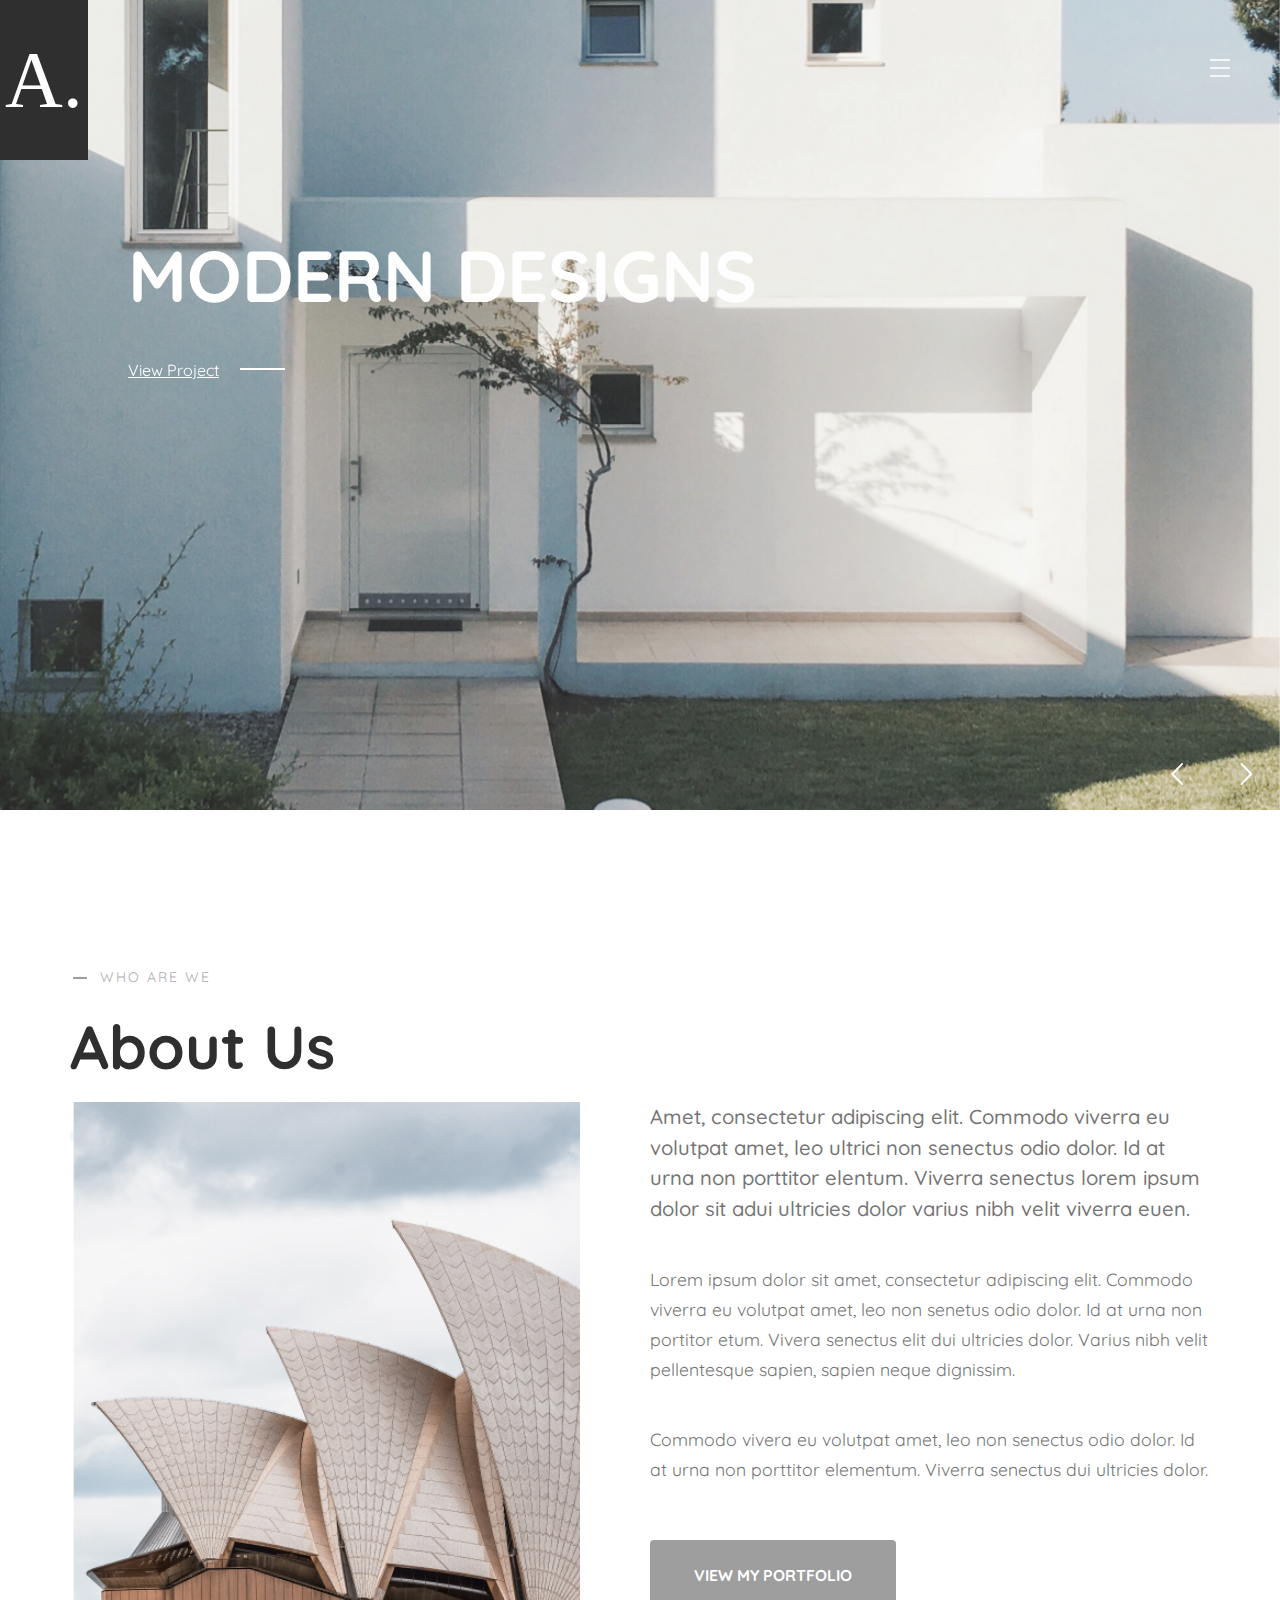
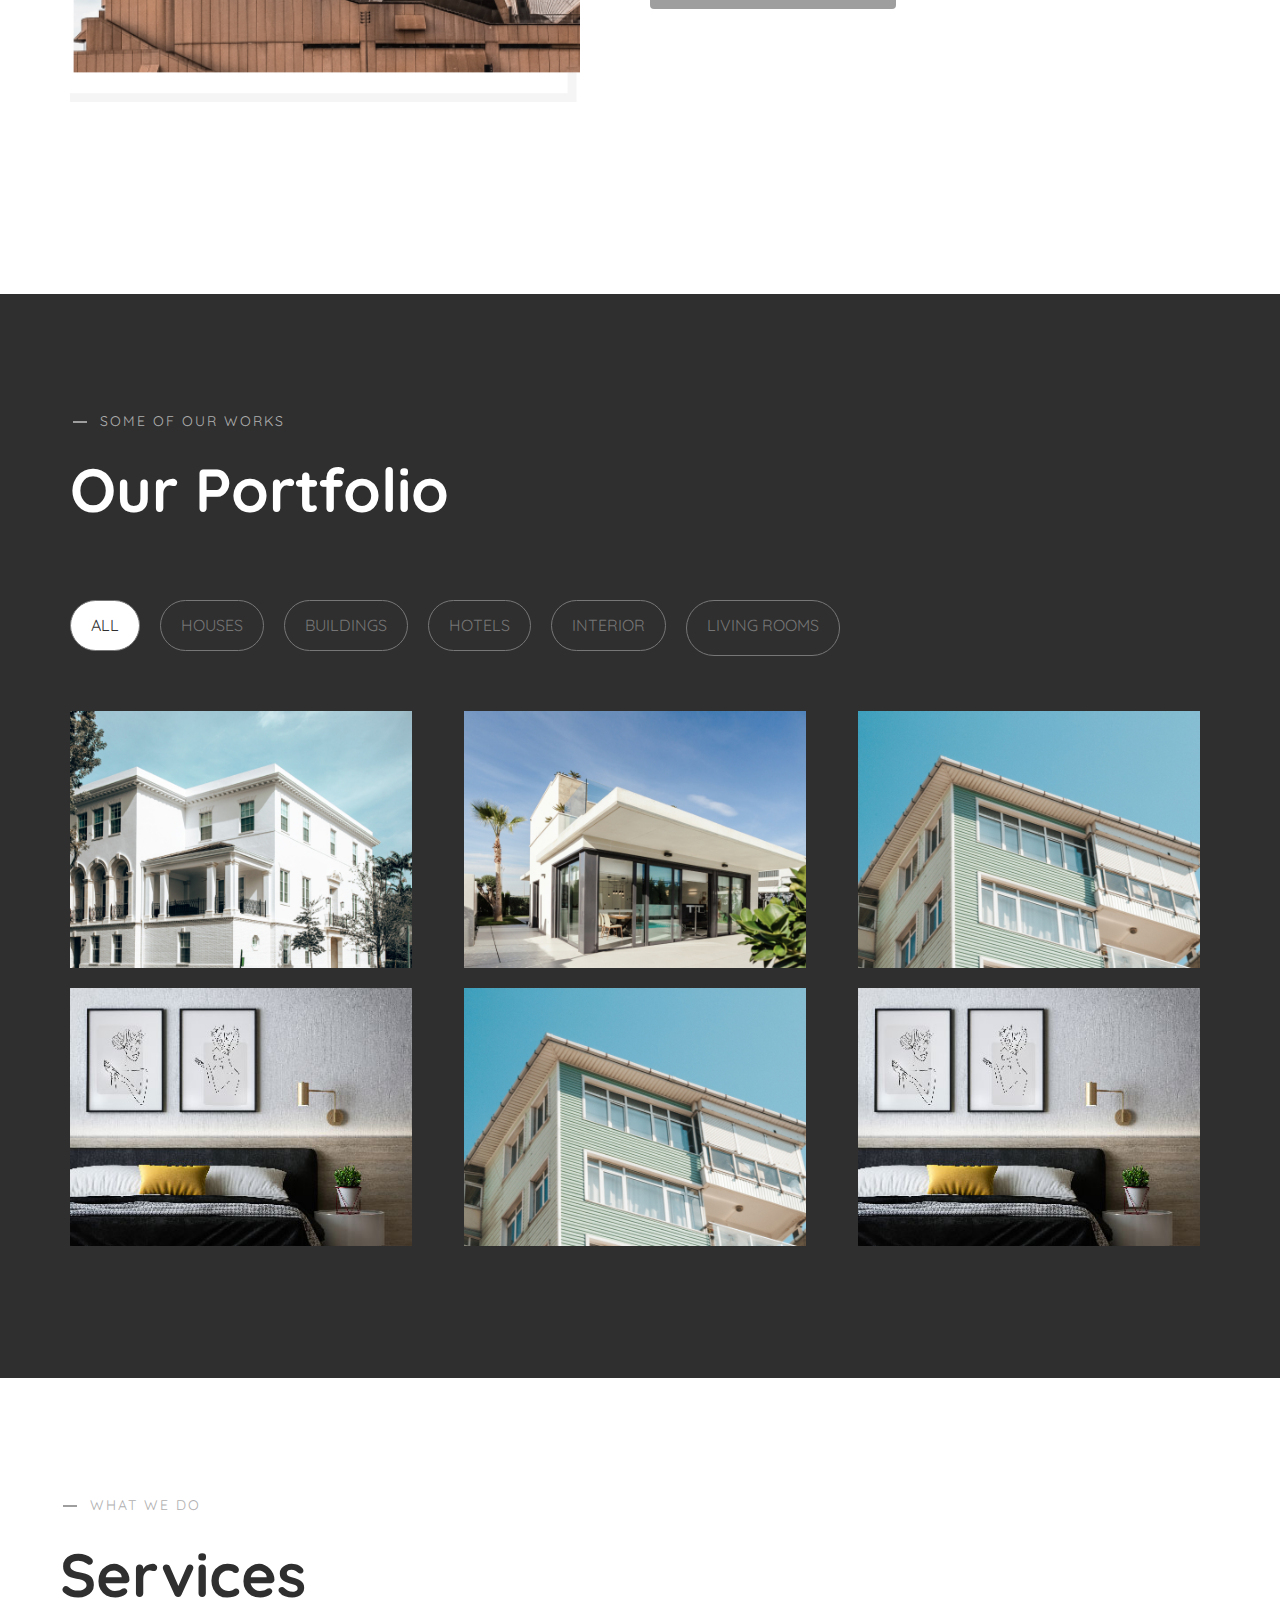
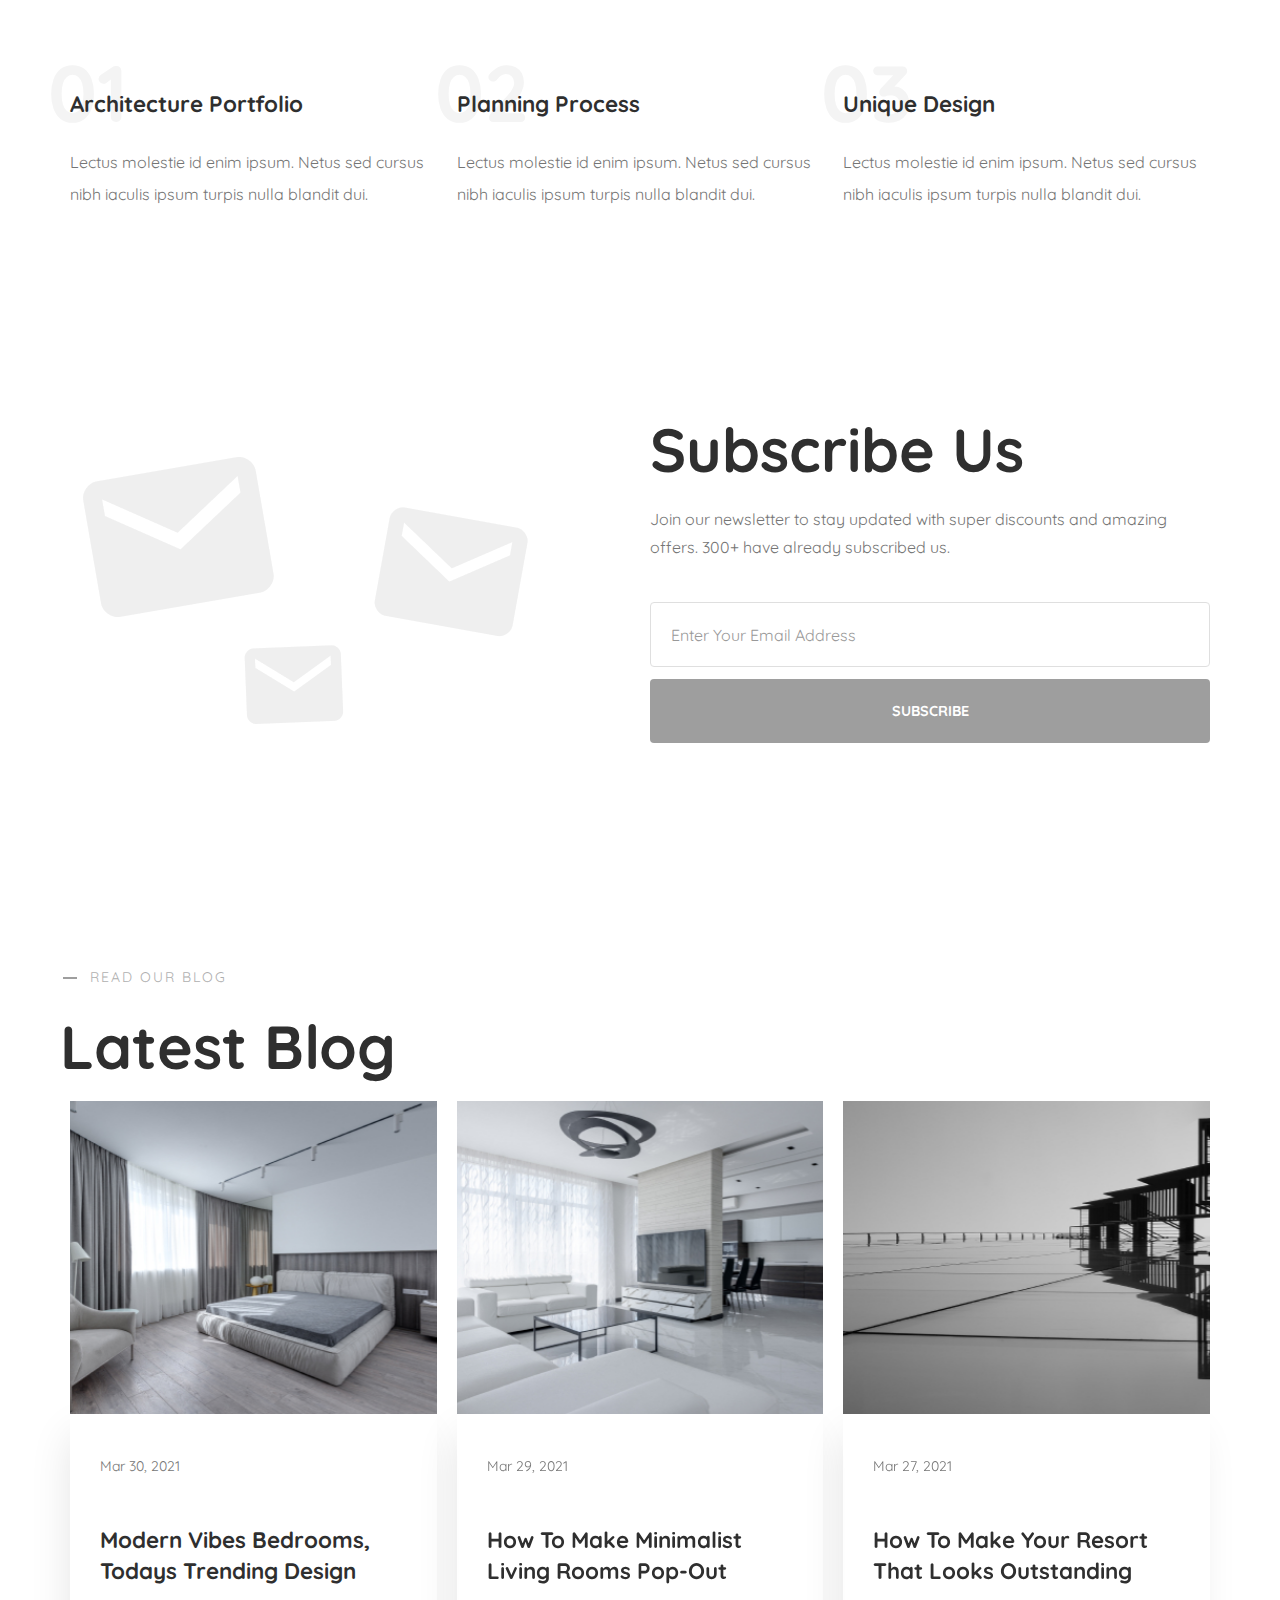
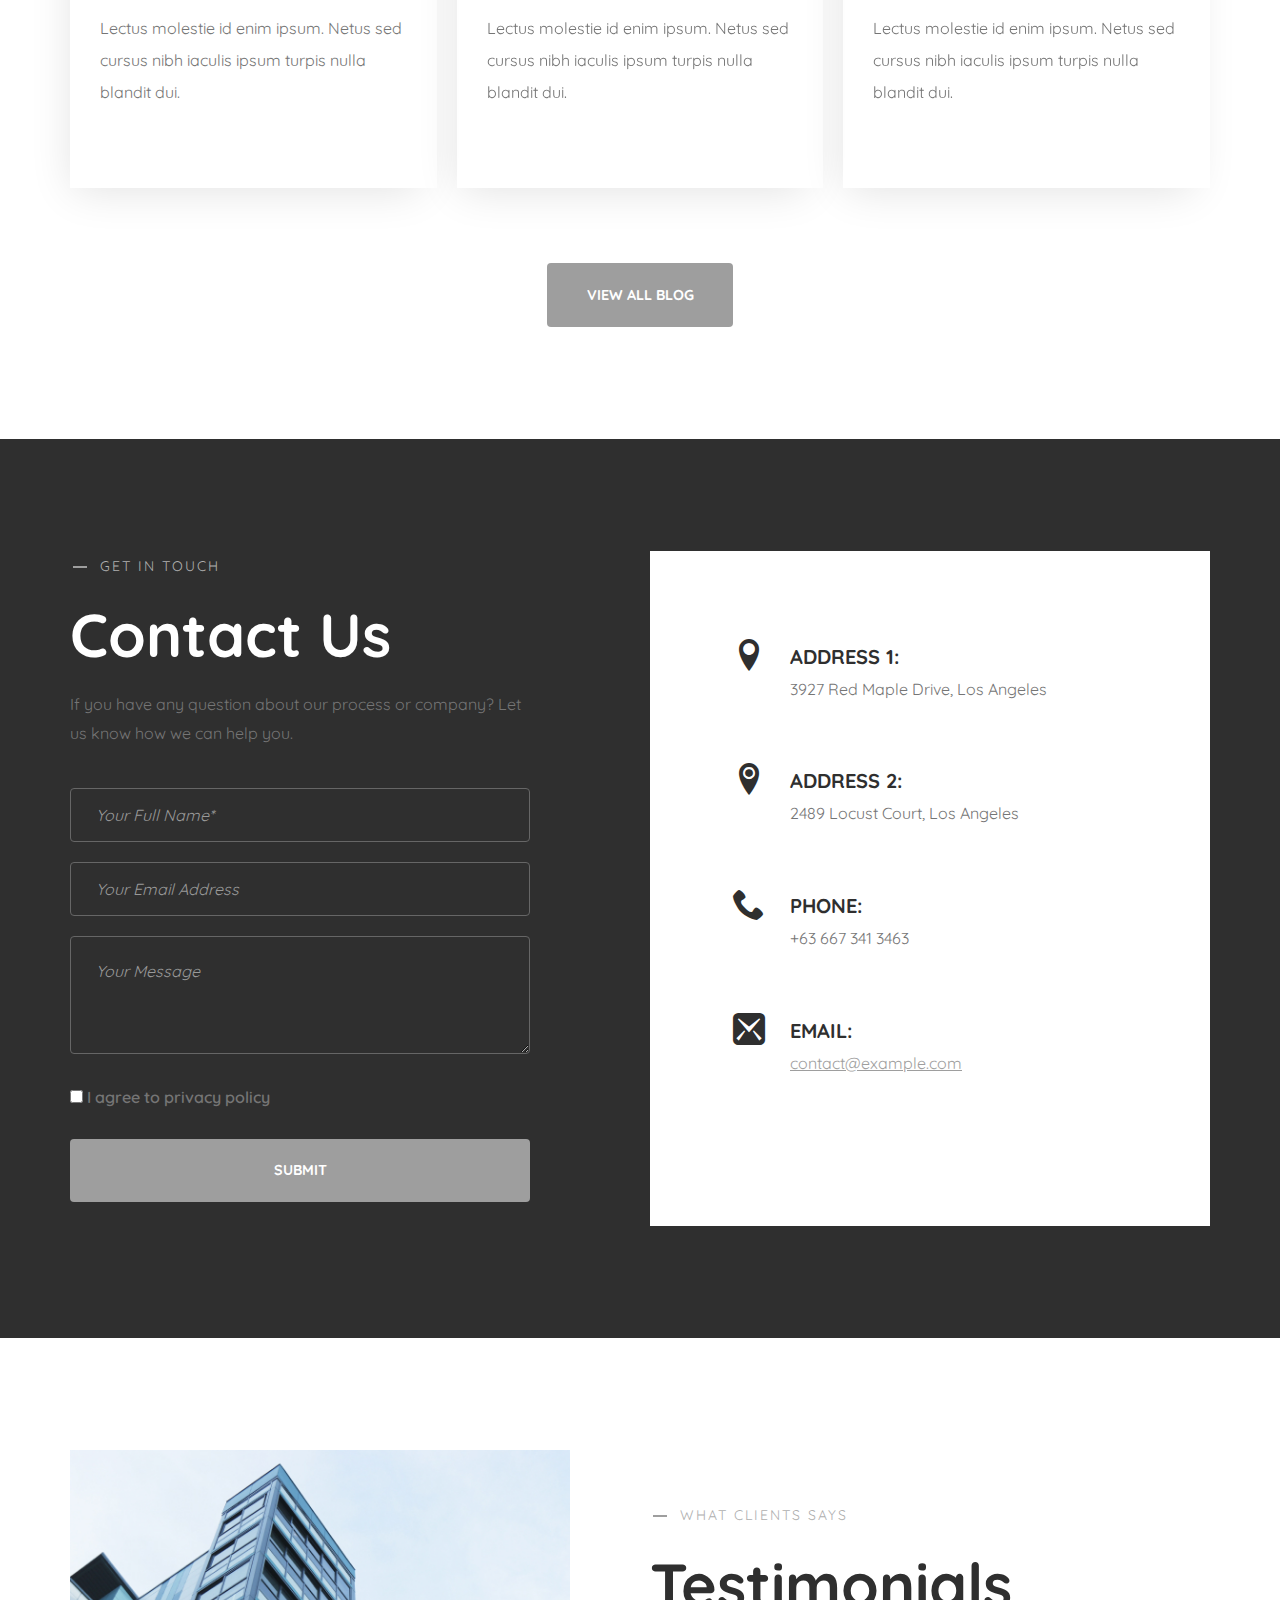
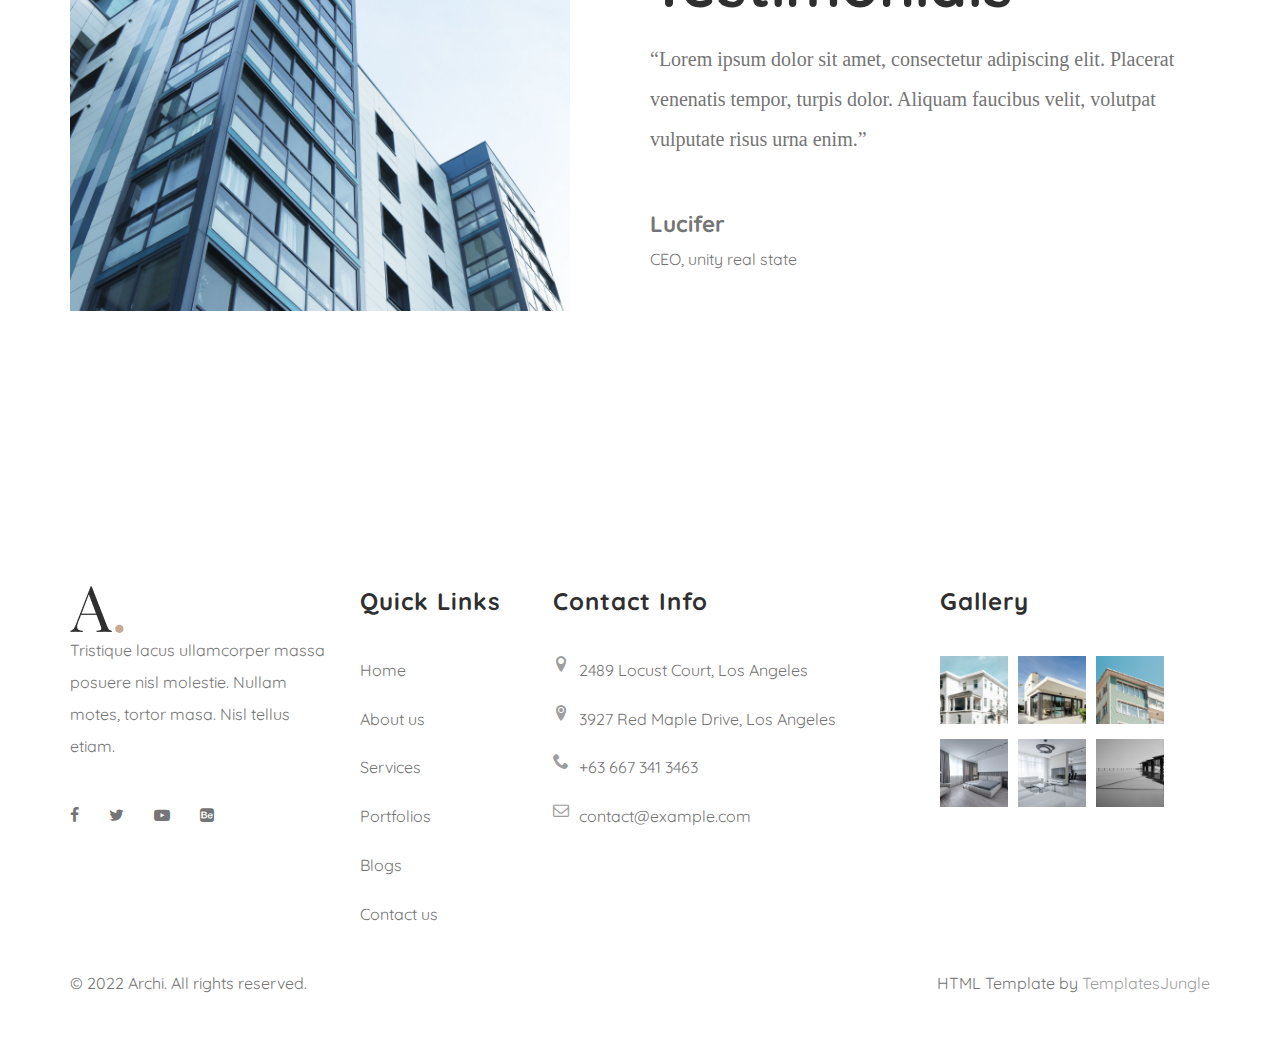
<file: mindex.html>
<!DOCTYPE html>
<html class="no-js" lang="en">
	<head>
		<title>Architecture Portfolio</title>
		<meta charset="utf-8">
	    <meta http-equiv="X-UA-Compatible" content="IE=edge">
	    <meta name="viewport" content="width=device-width, initial-scale=1.0">
	    <meta name="format-detection" content="telephone=no">
	    <meta name="apple-mobile-web-app-capable" content="yes">
	    <meta name="author" content="">
	    <meta name="keywords" content="">
	    <meta name="description" content="">

	    <link rel="stylesheet" type="text/css" href="css/normalize.css">
	    <link rel="stylesheet" type="text/css" href="icomoon/icomoon.css">
	    <link rel="stylesheet" type="text/css" href="css/vendor.css">
	    <link rel="stylesheet" type="text/css" href="style.css">

		<!-- script
		================================================== -->
		<script src="js/modernizr.js"></script>

	</head>

<body>

<div class="nav nav-overlay">
	<div class="nav__content">
		<ul class="nav__list">
			<li class="nav__list-item active-nav"><a href="index.html" class="hover-target">Home</a></li>
			<li class="nav__list-item"><a href="onepage.html" class="hover-target">Onepage</a></li>
			<li class="nav__list-item"><a href="styles.html" class="hover-target">Styles</a></li>
			<li class="nav__list-item"><a href="blog.html" class="hover-target">Blog</a></li>
			<li class="nav__list-item"><a href="single-post.html" class="hover-target">Single Post</a></li>
			<li class="nav__list-item"><a href="contact.html" class="hover-target">Contact us</a></li>
		</ul>
	</div>
</div>

<header id="header">
	<div id="header-wrap">
		<nav id="navbar">
			<div class="main-logo">
				<a href="index.html">A.</a>
			</div>
		</nav>

		<div class="action-menu">

			<div class="side-nav-bar">
			  <input id="menu-toggle" type="checkbox" />
				<label class="menu-btn" for="menu-toggle">
				<span></span>
			   </label>
			</div>
			<!--sidenavbar-->

		</div><!--action-menu-->

	</div><!--header-wrap-->
</header>

<section id="intro" class="scrollspy-section">
	<div class="main-slider">
		<div class="slider-item jarallax" data-speed="0.2">
			<img src="images/main-banner.jpg" alt="banner" class="jarallax-img">
			<div class="banner-content">
				<h2 class="banner-title txt-fx">Modern Designs</h2>
				<div class="btn-wrap">
					<a href="#" class="btn-with-line">View Project</a>
				</div>
			</div><!--banner-content--> 
		</div><!--slider-item-->

		<div class="slider-item jarallax" data-speed="0.2">
			<img src="images/main-banner1.jpg" alt="banner" class="jarallax-img">
			<div class="banner-content">
				<h2 class="banner-title txt-fx">Clean & Minimal</h2>
				<div class="btn-wrap">
					<a href="#" class="btn-with-line">View Project</a>
				</div>
			</div><!--banner-content--> 
		</div><!--slider-item-->

		<div class="slider-item jarallax" data-speed="0.2">
			<img src="images/main-banner1.jpg" alt="banner" class="jarallax-img">
			<div class="banner-content">
				<h2 class="banner-title txt-fx">Personalize and Customize</h2>
				<div class="btn-wrap">
					<a href="#" class="btn-with-line">View Project</a>
				</div>
			</div><!--banner-content--> 
		</div><!--slider-item-->
	</div><!--slider-->

	<div class="button-container">
		<button class="prev slick-arrow">
			<i class="icon icon-chevron-thin-left"></i>
		</button>
		<button class="next slick-arrow">
			<i class="icon icon-chevron-thin-right"></i>
		</button>
	</div>
</section>

<section id="about" class="scrollspy-section padding-xlarge">
	<div class="container">
		<div class="row">
			
			<div class="col-md-12">

				<div class="section-header">
					<div class="title">
						<span>who are we</span>
					</div>
					<h2 class="section-title">About Us</h2>
				</div>
			</div>

		</div>

		<div class="row">
			
			<div class="col-md-6">
				<figure>
					<img src="images/singleimage.jpg" alt="about us" class="single-image">
				</figure>
			</div>
			<div class="col-md-6 description text-lead">
				<p><strong>Amet, consectetur adipiscing elit. Commodo viverra eu volutpat amet, leo ultrici non senectus odio dolor. Id at urna non porttitor elentum. Viverra senectus lorem ipsum dolor sit adui ultricies dolor varius nibh velit viverra euen.</strong></p>
				<p>Lorem ipsum dolor sit amet, consectetur adipiscing elit. Commodo viverra eu volutpat amet, leo non senetus odio dolor. Id at urna non portitor etum. Vivera senectus elit dui ultricies dolor. Varius nibh velit pellentesque sapien, sapien neque dignissim.</p>
				<p>Commodo vivera eu volutpat amet, leo non senectus odio dolor. Id at urna non porttitor elementum. Viverra senectus dui ultricies dolor.</p>

				<div class="btn-wrap">
					<a href="#" class="btn btn-accent btn-xlarge btn-rounded">View my portfolio</a>
				</div>

			</div>

		</div>

	</div>
</section>

<section id="portfolio" class="scrollspy-section bg-dark padding-large">
	<div class="container">
		
		<div class="row">
			<div class="col-md-12">

				<div class="section-header">
					<div class="title">
						<span>Some of Our Works</span>
					</div>
					<h2 class="section-title light">Our Portfolio</h2>
				</div>
			</div>
		</div>

		<div class="row">
			<div class="col-md-12">
				
				<div class="portfolio-tabs">

					<ul class="tabs">
					  <li data-tab-target="#all" class="active tab">All</li>
					  <li data-tab-target="#houses" class="tab">Houses</li>
					  <li data-tab-target="#buildings" class="tab">Buildings</li>
					  <li data-tab-target="#hotels" class="tab">Hotels</li>
					  <li data-tab-target="#interior" class="tab">Interior</li>
					  <li data-tab-target="#living-room" class="tab">Living Rooms</li>
					</ul>

					<div class="tab-content">
					  <div id="all" data-tab-content class="active">
					  	<div class="grid">
				    	  <a href="images/spacejoy.jpg" data-lightbox-gallery="gallery1" title="Calm Before The Storm (One Shoe Photography Ltd.)" class="image-link"><img src="images/tab1.jpg"  class="tab-image"></a>
				    	  <a href="images/spacejoy.jpg" data-lightbox-gallery="gallery1" title="Calm Before The Storm (One Shoe Photography Ltd.)" class="image-link"><img src="images/tab2.jpg"  class="tab-image"></a>
				    	  <a href="images/spacejoy.jpg" data-lightbox-gallery="gallery1" title="Calm Before The Storm (One Shoe Photography Ltd.)" class="image-link"><img src="images/tab3.jpg"  class="tab-image"></a>
				    	  <a href="images/spacejoy.jpg" data-lightbox-gallery="gallery1" title="Calm Before The Storm (One Shoe Photography Ltd.)" class="image-link"><img src="images/tab4.jpg"  class="tab-image"></a>
				    	  <a href="images/spacejoy.jpg" data-lightbox-gallery="gallery1" title="Calm Before The Storm (One Shoe Photography Ltd.)" class="image-link"><img src="images/tab3.jpg"  class="tab-image"></a>
				    	  <a href="images/spacejoy.jpg" data-lightbox-gallery="gallery1" title="Calm Before The Storm (One Shoe Photography Ltd.)" class="image-link"><img src="images/tab4.jpg"  class="tab-image"></a>
				    	 </div>
					  </div>
					  <div id="houses" data-tab-content>
					  	<div class="grid">
				    	  <a href="images/spacejoy.jpg" data-lightbox-gallery="gallery1" title="Calm Before The Storm (One Shoe Photography Ltd.)" class="image-link"><img src="images/tab4.jpg"  class="tab-image"></a>
				    	  <a href="images/spacejoy.jpg" data-lightbox-gallery="gallery1" title="Calm Before The Storm (One Shoe Photography Ltd.)" class="image-link"><img src="images/tab3.jpg"  class="tab-image"></a>
				    	  <a href="images/spacejoy.jpg" data-lightbox-gallery="gallery1" title="Calm Before The Storm (One Shoe Photography Ltd.)" class="image-link"><img src="images/tab2.jpg"  class="tab-image"></a>
				    	  <a href="images/spacejoy.jpg" data-lightbox-gallery="gallery1" title="Calm Before The Storm (One Shoe Photography Ltd.)" class="image-link"><img src="images/tab1.jpg"  class="tab-image"></a>
				    	  <a href="images/spacejoy.jpg" data-lightbox-gallery="gallery1" title="Calm Before The Storm (One Shoe Photography Ltd.)" class="image-link"><img src="images/tab2.jpg"  class="tab-image"></a>
				    	  <a href="images/spacejoy.jpg" data-lightbox-gallery="gallery1" title="Calm Before The Storm (One Shoe Photography Ltd.)" class="image-link"><img src="images/tab1.jpg"  class="tab-image"></a>
				    	 </div>
					  </div>
					  <div id="buildings" data-tab-content>
					  	<div class="grid">
				    	  <a href="images/spacejoy.jpg" data-lightbox-gallery="gallery1" title="Calm Before The Storm (One Shoe Photography Ltd.)" class="image-link"><img src="images/tab1.jpg"  class="tab-image"></a>
				    	  <a href="images/spacejoy.jpg" data-lightbox-gallery="gallery1" title="Calm Before The Storm (One Shoe Photography Ltd.)" class="image-link"><img src="images/tab3.jpg"  class="tab-image"></a>
				    	  <a href="images/spacejoy.jpg" data-lightbox-gallery="gallery1" title="Calm Before The Storm (One Shoe Photography Ltd.)" class="image-link"><img src="images/tab2.jpg"  class="tab-image"></a>
				    	  <a href="images/spacejoy.jpg" data-lightbox-gallery="gallery1" title="Calm Before The Storm (One Shoe Photography Ltd.)" class="image-link"><img src="images/tab4.jpg"  class="tab-image"></a>
				    	  <a href="images/spacejoy.jpg" data-lightbox-gallery="gallery1" title="Calm Before The Storm (One Shoe Photography Ltd.)" class="image-link"><img src="images/tab2.jpg"  class="tab-image"></a>
				    	  <a href="images/spacejoy.jpg" data-lightbox-gallery="gallery1" title="Calm Before The Storm (One Shoe Photography Ltd.)" class="image-link"><img src="images/tab4.jpg"  class="tab-image"></a>
				    	 </div>
					  </div>
					  <div id="hotels" data-tab-content>
					  	<div class="grid">
				    	  <a href="images/spacejoy.jpg" data-lightbox-gallery="gallery1" title="Calm Before The Storm (One Shoe Photography Ltd.)" class="image-link"><img src="images/tab1.jpg"  class="tab-image"></a>
				    	  <a href="images/spacejoy.jpg" data-lightbox-gallery="gallery1" title="Calm Before The Storm (One Shoe Photography Ltd.)" class="image-link"><img src="images/tab4.jpg"  class="tab-image"></a>
				    	  <a href="images/spacejoy.jpg" data-lightbox-gallery="gallery1" title="Calm Before The Storm (One Shoe Photography Ltd.)" class="image-link"><img src="images/tab3.jpg"  class="tab-image"></a>
				    	  <a href="images/spacejoy.jpg" data-lightbox-gallery="gallery1" title="Calm Before The Storm (One Shoe Photography Ltd.)" class="image-link"><img src="images/tab2.jpg"  class="tab-image"></a>
				    	  <a href="images/spacejoy.jpg" data-lightbox-gallery="gallery1" title="Calm Before The Storm (One Shoe Photography Ltd.)" class="image-link"><img src="images/tab3.jpg"  class="tab-image"></a>
				    	  <a href="images/spacejoy.jpg" data-lightbox-gallery="gallery1" title="Calm Before The Storm (One Shoe Photography Ltd.)" class="image-link"><img src="images/tab2.jpg"  class="tab-image"></a>
				    	 </div>
					  </div>
					  <div id="interior" data-tab-content>
					  	<div class="grid">
				    	  <a href="images/spacejoy.jpg" data-lightbox-gallery="gallery1" title="Calm Before The Storm (One Shoe Photography Ltd.)" class="image-link"><img src="images/tab2.jpg"  class="tab-image"></a>
				    	  <a href="images/spacejoy.jpg" data-lightbox-gallery="gallery1" title="Calm Before The Storm (One Shoe Photography Ltd.)" class="image-link"><img src="images/tab1.jpg"  class="tab-image"></a>
				    	  <a href="images/spacejoy.jpg" data-lightbox-gallery="gallery1" title="Calm Before The Storm (One Shoe Photography Ltd.)" class="image-link"><img src="images/tab3.jpg"  class="tab-image"></a>
				    	  <a href="images/spacejoy.jpg" data-lightbox-gallery="gallery1" title="Calm Before The Storm (One Shoe Photography Ltd.)" class="image-link"><img src="images/tab4.jpg"  class="tab-image"></a>
				    	  <a href="images/spacejoy.jpg" data-lightbox-gallery="gallery1" title="Calm Before The Storm (One Shoe Photography Ltd.)" class="image-link"><img src="images/tab3.jpg"  class="tab-image"></a>
				    	  <a href="images/spacejoy.jpg" data-lightbox-gallery="gallery1" title="Calm Before The Storm (One Shoe Photography Ltd.)" class="image-link"><img src="images/tab4.jpg"  class="tab-image"></a>
				    	 </div>
					  </div>
					  <div id="living-room" data-tab-content>
					  	<div class="grid">
				    	  <a href="images/spacejoy.jpg" data-lightbox-gallery="gallery1" title="Calm Before The Storm (One Shoe Photography Ltd.)" class="image-link"><img src="images/tab1.jpg"  class="tab-image"></a>
				    	  <a href="images/spacejoy.jpg" data-lightbox-gallery="gallery1" title="Calm Before The Storm (One Shoe Photography Ltd.)" class="image-link"><img src="images/tab2.jpg"  class="tab-image"></a>
				    	  <a href="images/spacejoy.jpg" data-lightbox-gallery="gallery1" title="Calm Before The Storm (One Shoe Photography Ltd.)" class="image-link"><img src="images/tab3.jpg"  class="tab-image"></a>
				    	  <a href="images/spacejoy.jpg" data-lightbox-gallery="gallery1" title="Calm Before The Storm (One Shoe Photography Ltd.)" class="image-link"><img src="images/tab4.jpg"  class="tab-image"></a>
				    	  <a href="images/spacejoy.jpg" data-lightbox-gallery="gallery1" title="Calm Before The Storm (One Shoe Photography Ltd.)" class="image-link"><img src="images/tab3.jpg"  class="tab-image"></a>
				    	  <a href="images/spacejoy.jpg" data-lightbox-gallery="gallery1" title="Calm Before The Storm (One Shoe Photography Ltd.)" class="image-link"><img src="images/tab4.jpg"  class="tab-image"></a>
				    	 </div>
					  </div>

					</div>
					
				</div>

			</div>
		</div>

	</div>
</section>

<section id="services" class="scrollspy-section padding-large">
	<div class="container">
		<div class="row">
			<div class="section-header col-12">
				<div class="title">
					<span>what we do</span>
				</div>
				<h2 class="section-title">Services</h2>
			</div>

		</div>

		<div class="row">

			<div class="col-md-4">
				<div class="services-item">
					<span class="number">01</span>					
				    <h3>Architecture Portfolio</h3>
				    <p>Lectus molestie id enim ipsum. Netus sed cursus nibh iaculis ipsum turpis nulla blandit dui.</p>
				</div>
			</div>

			<div class="col-md-4">
				<div class="services-item">
					<span class="number">02</span>					
				    <h3>Planning Process</h3>
				    <p>Lectus molestie id enim ipsum. Netus sed cursus nibh iaculis ipsum turpis nulla blandit dui.</p>
				</div>
				
			</div>

			<div class="col-md-4">
				<div class="services-item">
					<span class="number">03</span>					
				    <h3>Unique Design</h3>
				    <p>Lectus molestie id enim ipsum. Netus sed cursus nibh iaculis ipsum turpis nulla blandit dui.</p>
				</div>
			</div>

		</div>

	</div>
</section>

<section id="subscribe" class="scrollspy-section padding-small">
	<div class="container">
		<div class="row">
			<div class="col-md-6">
				<figure class="subscribe-image">
					<img src="images/subscribe-image.png" alt="subscribe">
				</figure>
			</div>
			<div class="col-md-6">
				<div class="subscribe-content">
					<h2 class="section-title">subscribe us</h2>
					<p>Join our newsletter to stay updated with super discounts and amazing offers. 300+ have already subscribed us.</p>
					<form id="form">
						<input type="text" name="email" placeholder="enter your email address">
						<button class="btn btn-accent btn-rounded btn-full btn-xlarge">Subscribe</button>
					</form>
				</div>
			</div>
		</div>
	</div>
</section>

<section id="latest-blog" class="scrollspy-section padding-large">
	<div class="container">
				
		<div class="row">
			
			<div class="col">

				<div class="section-header">
					<div class="title">
						<span>read our blog</span>
					</div>
					<h2 class="section-title">latest blog</h2>
				</div>
			</div>

		</div>

		<div class="row">
			<div class="col-md-12">
				
				<div class="post-grid">
					<div class="row">
						
						<div class="col-md-4">
							
							<article class="post-item">

								<figure>
									<a href="#" class="image-hvr-effect">
										<img src="images/postimg1.jpg" alt="post" class="post-image">			
									</a>
								</figure>

								<div class="post-content">	
									<div class="meta-date">Mar 30, 2021</div>			
								    <h3 class="post-title"><a href="#">modern vibes bedrooms, todays trending design</a></h3>
								    <p>Lectus molestie id enim ipsum. Netus sed cursus nibh iaculis ipsum turpis nulla blandit dui.</p>
								</div>
							</article>

						</div>

						<div class="col-md-4">

							<article class="post-item">
								<figure>
									<a href="#" class="image-hvr-effect">
										<img src="images/postimg2.jpg" alt="post" class="post-image">
									</a>
								</figure>
								<div class="post-content">	
									<div class="meta-date">Mar 29, 2021</div>			
								    <h3 class="post-title"><a href="#">How to make minimalist living rooms pop-out</a></h3>
								    <p>Lectus molestie id enim ipsum. Netus sed cursus nibh iaculis ipsum turpis nulla blandit dui.</p>
								</div>
							</article>
						</div>

						<div class="col-md-4">
							<article class="post-item">
								<figure>
									<a href="#" class="image-hvr-effect">
										<img src="images/postimg3.jpg" alt="post" class="post-image">
									</a>
								</figure>
								<div class="post-content">		
									<div class="meta-date">Mar 27, 2021</div>			
								    <h3 class="post-title"><a href="#">how to make your resort that looks outstanding</a></h3>
								    <p>Lectus molestie id enim ipsum. Netus sed cursus nibh iaculis ipsum turpis nulla blandit dui.</p>
								</div>
							</article>
						</div>

					</div>
				</div>

			</div>



		</div>

		<div class="row">
			<div class="col">
				
				<div class="btn-wrap align-center">
					<a href="#" class="btn btn-xlarge btn-accent btn-rounded">View all blog</a>
				</div>
				
			</div>
		</div>

	</div>
</section>

<section id="contact" class="scrollspy-section bg-dark padding-large">
	<div class="container">

		<div class="row">
			<div class="col-md-6">

				<div class="left-content">
					
					<div class="section-header">
						<div class="title">
							<span>Get in touch</span>
						</div>
						<h2 class="section-title light">Contact us</h2>
					</div>
					
					<p>If you have any question about our process or company? Let us know how we can help you.</p>
					
					<form id="form-contact" class="form-light" action="contact.php" method="post">
						<p>
						<input type="text" name="name" placeholder="Your Full Name*" required>
						</p>
						<p>
						<input type="text" name="email" placeholder="Your Email Address" required>
						</p>
						<p>
						<textarea name="message" placeholder="Your Message" required></textarea>
						</p>
						<p>
						<label for="agree">
							<input id="agree" name="agree" type="checkbox" required></input>
							<span>I agree to privacy policy</span>
						</label>
						</p>
						<button class="btn btn-accent btn-rounded btn-xlarge btn-full">Submit</button>
					</form>


				</div>

			</div><!--left-content-->

			<div class="col-md-6">
				<div class="right-content">
					
							<div class="iconbox">
								<i class="icon icon-location"></i>
								<div class="detail">
									<strong>Address 1:</strong> 
									<p>3927 Red Maple Drive, Los Angeles</p>
								</div>
							</div>
							<div class="iconbox">
								<i class="icon icon-location2"></i>
								<div class="detail">
									<strong>Address 2:</strong> 
									<p>2489 Locust Court, Los Angeles</p>
								</div>
							</div>
							<div class="iconbox">
								<i class="icon icon-phone"></i>
								<div class="detail">
									<strong>Phone:</strong> 
									<p>+63 667 341 3463</p>
								</div>
							</div>
							<div class="iconbox">
								<i class="icon icon-mail3"></i>
								<div class="detail">
									<strong>Email:</strong> 
									<p><a href="#">contact@example.com</a></p>
								</div>
							</div>
					
				</div>
			</div><!--right-content-->

		</div>

	</div>
</section>

<section id="testimonial" class="padding-large">
	<div class="container">

		<div class="row">

			<div class="col-md-6">
				
				<figure class="testimonial-image">
					<img src="images/review-bg.jpg" alt="review">
				</figure>
				
			</div>

			<div class="col-md-6">
				
				<div class="testimonial-block">
					<div class="section-header">
						<div class="title">
							<span>What clients says</span>
						</div>
						<h2 class="section-title">Testimonials</h2>
					</div>
					<div class="testimonials-inner">
						<q>Lorem ipsum dolor sit amet, consectetur adipiscing elit. Placerat venenatis tempor, turpis dolor. Aliquam faucibus velit, volutpat vulputate risus urna enim.</q>
						<div class="testimonial-author">
							<div class="author-detail">
								<div class="name">Lucifer</div>
								<div class="author-title">CEO, unity real state</div>
							</div>
						</div>
					</div>
				</div><!--reviews-content-->

			</div>
		</div><!--grid-->

	</div>
</section>

<footer id="footer">
	<div class="container">
		<div class="row">
			
			<div class="col-md-3">
				
				<div class="footer-menu">
					<img src="images/logo.png" alt="logo" class="footer-logo">
					<p>Tristique lacus ullamcorper massa posuere nisl molestie. Nullam motes, tortor masa. Nisl tellus etiam.</p>
					<div class="social-links">
						<ul>
							<li>
								<a href="#"><i class="icon icon-facebook"></i></a>
							</li>
							<li>
								<a href="#"><i class="icon icon-twitter"></i></a>
							</li>
							<li>
								<a href="#"><i class="icon icon-youtube-play"></i></a>
							</li>
							<li>
								<a href="#"><i class="icon icon-behance-square"></i></a>
							</li>
						</ul>
					</div>
				</div>

			</div>

			<div class="col-md-2">

				<div class="footer-menu">
					<h5>Quick links</h5>
					<ul class="menu-list">
						<li class="menu-item">
							<a href="#">Home</a>
						</li>
						<li class="menu-item">
							<a href="#">About us </a>
						</li>
						<li class="menu-item">
							<a href="#">Services</a>
						</li>
						<li class="menu-item">
							<a href="#">Portfolios</a>
						</li>
						<li class="menu-item">
							<a href="#">Blogs</a>
						</li>
						<li class="menu-item">
							<a href="#">Contact us</a>
						</li>
					</ul>
				</div>

			</div>

			<div class="col-md-4">

				<div class="footer-menu widget-contact-info">
					<h5>Contact info</h5>
					<ul class="menu-list">
						<li class="menu-item">
							<i class="icon icon-location"></i>2489  Locust Court, Los Angeles
						</li>
						<li class="menu-item">
							<i class="icon icon-location2"></i>3927 Red Maple Drive, Los Angeles
						</li>
						<li class="menu-item">
							<i class="icon icon-phone"></i>+63 667 341 3463
						</li>
						<li class="menu-item">
							<i class="icon icon-envelope-o"></i><a href="#" class="mail-id">contact@example.com</a>
						</li>
					</ul>
				</div>

			</div>

			<div class="col-md-3">

				<div class="footer-menu">
					<h5>Gallery</h5>
					<div class="widget-gallery">
						<a href="images/spacejoy.jpg" data-lightbox-gallery="gallery1" title="Calm Before The Storm (One Shoe Photography Ltd.)" class="image-link"><img src="images/tab1.jpg" alt="house" class="gallery-image"></a>			
						<a href="images/interior.jpg" data-lightbox-gallery="gallery1" title="Grasmere Lake (Phil 'the link' Whittaker (gizto29))" class="image-link"><img src="images/tab2.jpg" alt="house" class="gallery-image"></a>			
						<a href="images/interior.jpg" data-lightbox-gallery="gallery1" title="Grasmere Lake (Phil 'the link' Whittaker (gizto29))" class="image-link"><img src="images/tab3.jpg" alt="house" class="gallery-image"></a>			
						<a href="images/interior.jpg" data-lightbox-gallery="gallery1" title="Grasmere Lake (Phil 'the link' Whittaker (gizto29))" class="image-link"><img src="images/postimg1.jpg" alt="house" class="gallery-image"></a>
						<a href="images/interior.jpg" data-lightbox-gallery="gallery1" title="Grasmere Lake (Phil 'the link' Whittaker (gizto29))" class="image-link"><img src="images/postimg2.jpg" alt="house" class="gallery-image"></a>
						<a href="images/interior.jpg" data-lightbox-gallery="gallery1" title="Grasmere Lake (Phil 'the link' Whittaker (gizto29))" class="image-link"><img src="images/postimg3.jpg" alt="house" class="gallery-image"></a>
					</div>
				</div>

			</div>

		</div>
	</div>
</footer>

<div id="footer-bottom">
	<div class="container">
		<div class="row">
			<div class="col-md-6">
				<div class="copyright">
					<p>© 2022 Archi. All rights reserved.</p>
				</div>
			</div>
			<div class="col-md-6">
				<div class="copyright text-right">
					<p>HTML Template by <a href="https://www.templatesjungle.com/" target="_blank">TemplatesJungle</a></p>
				</div>
			</div>
		</div>
	</div>
</div>

<script src="js/jquery-3.2.1.min.js"></script>
<script src="js/ui-easing.js"></script>
<script src="js/plugins.js"></script>
<script src="js/script.js"></script>

</body>
</html>
</file>
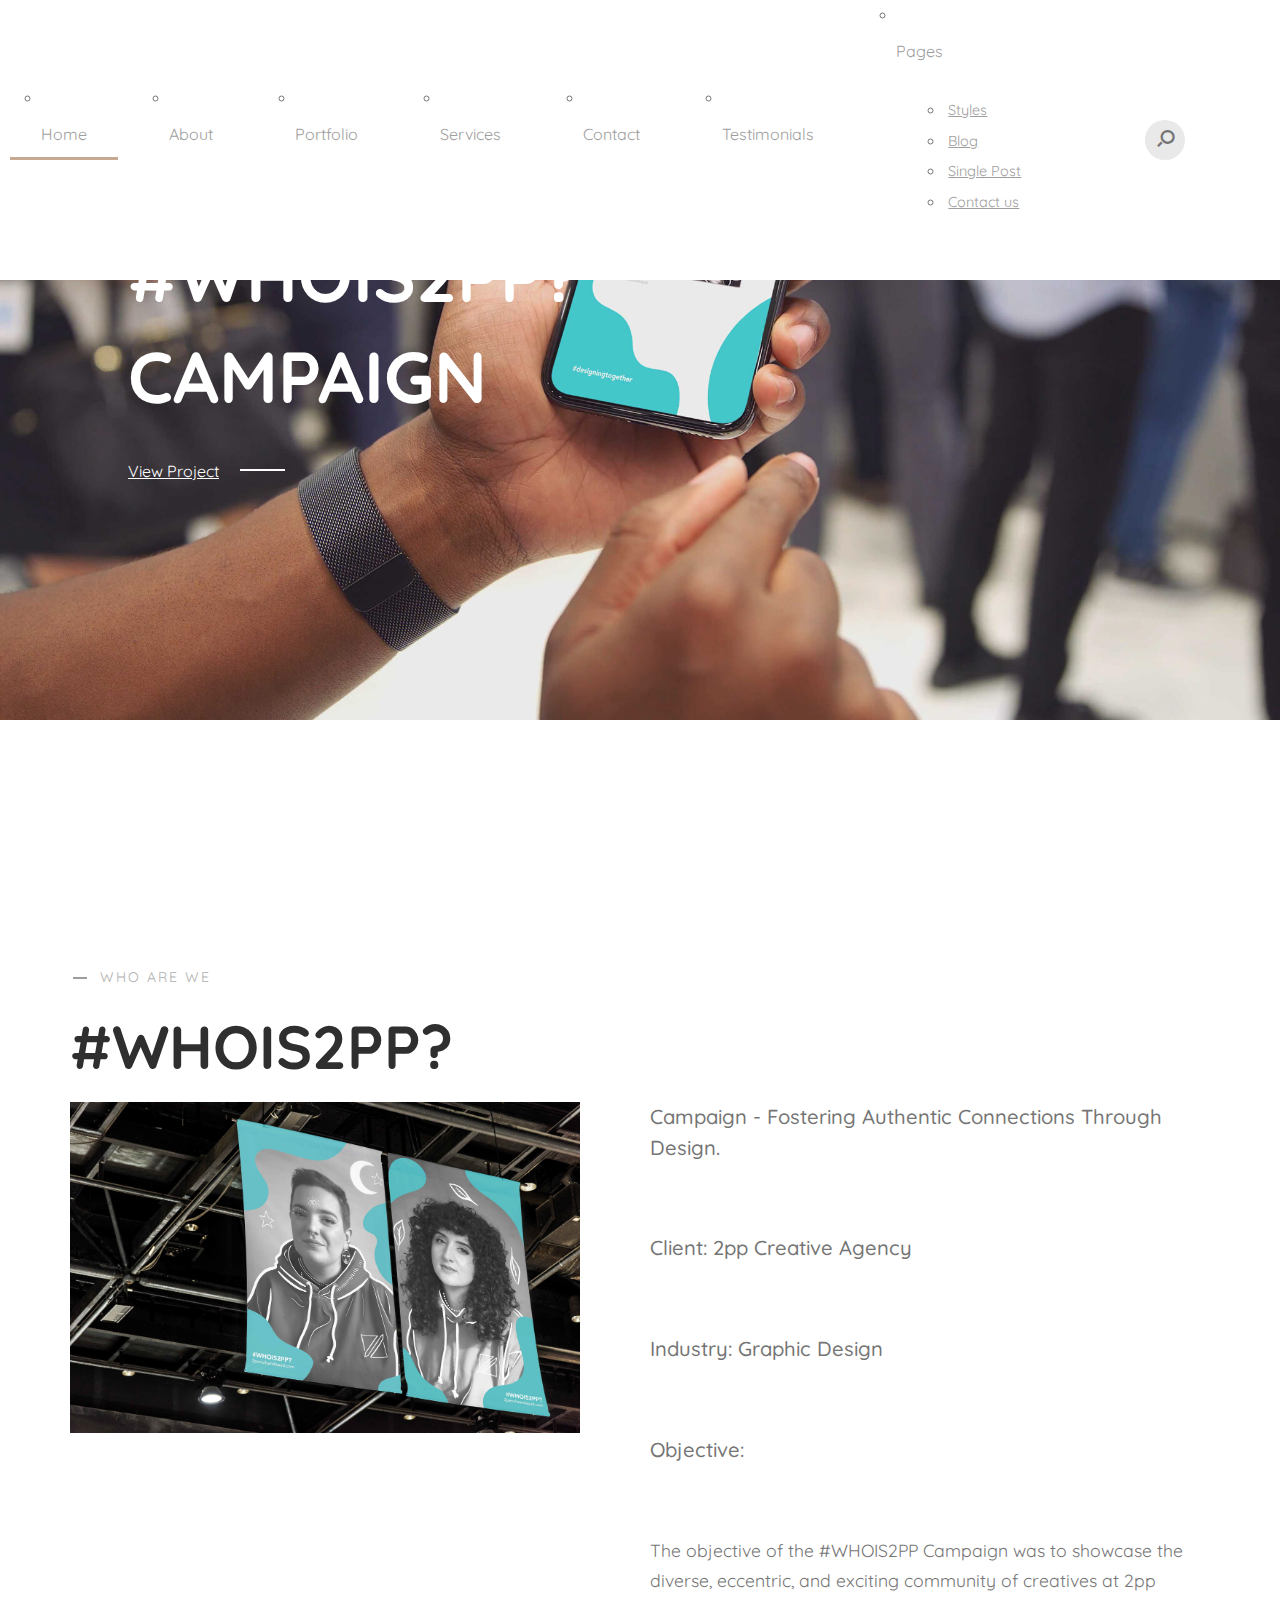
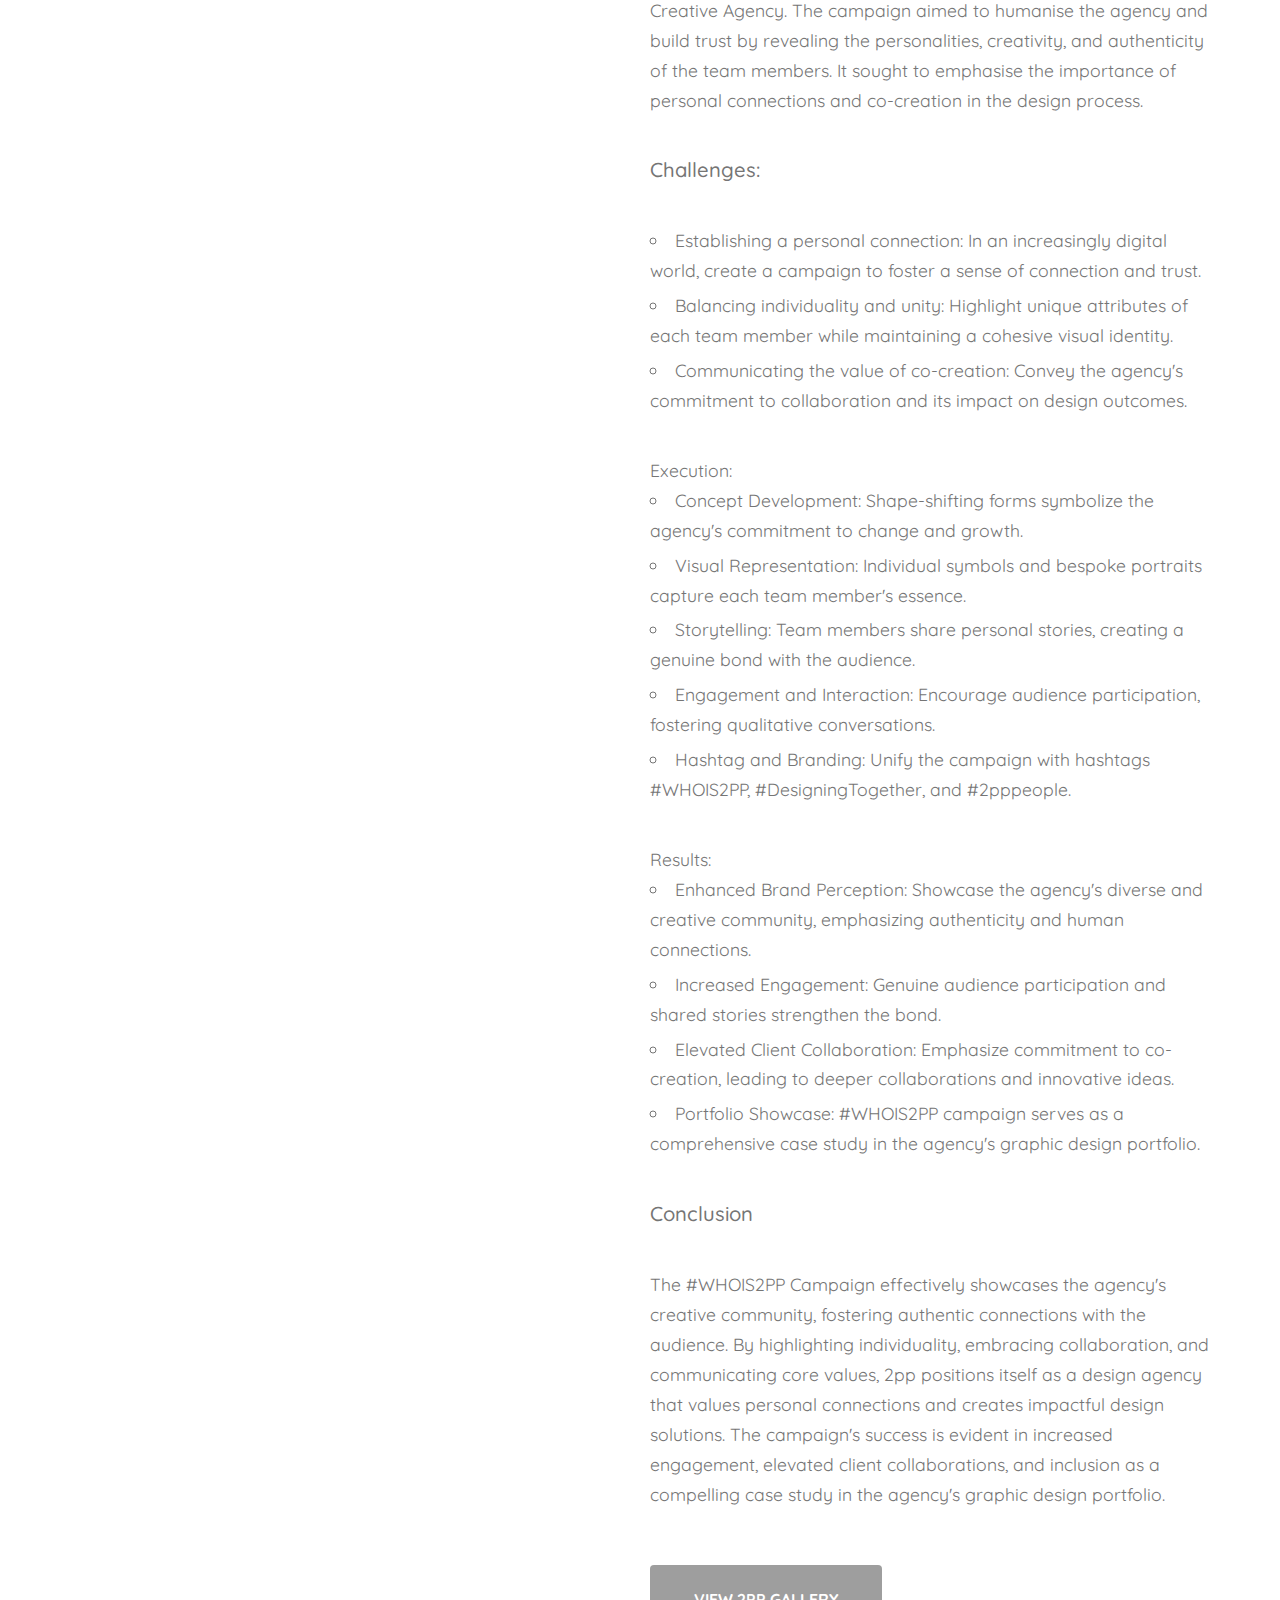
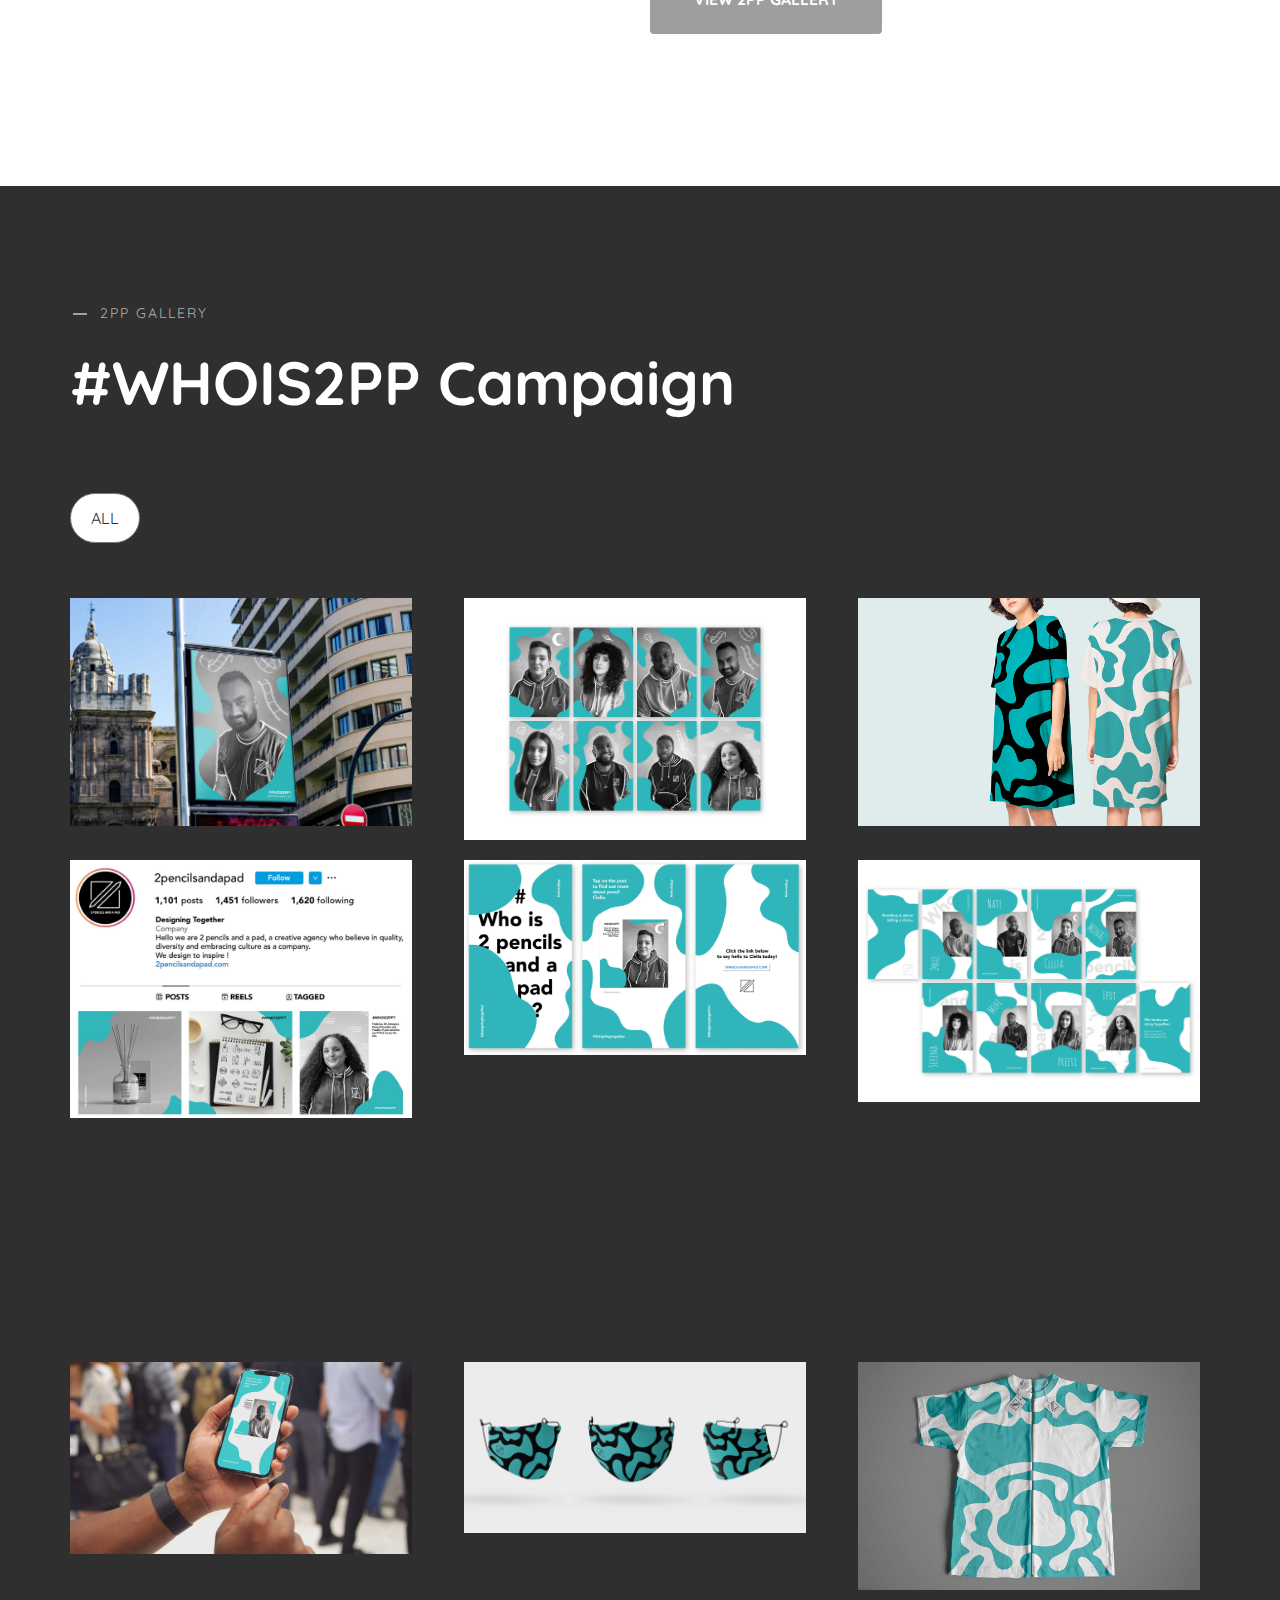
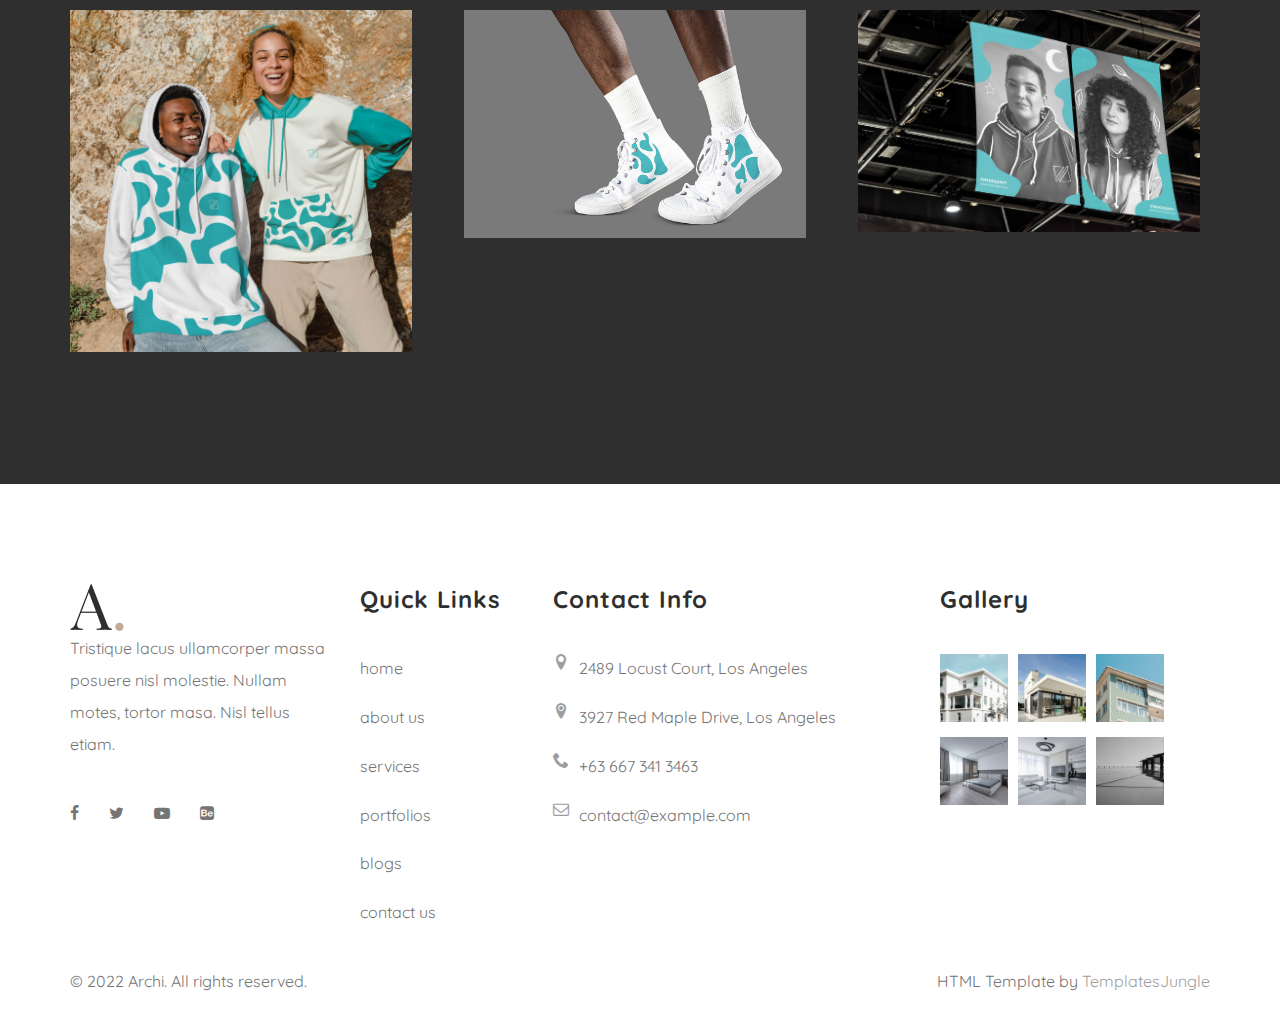
<file: onepage.html>
<!DOCTYPE html>
<html class="no-js" lang="en">
	<head>
		<title>#WHOIS2PP? Campaign</title>
		<meta charset="utf-8">
	    <meta http-equiv="X-UA-Compatible" content="IE=edge">
	    <meta name="viewport" content="width=device-width, initial-scale=1.0">
	    <meta name="format-detection" content="telephone=no">
	    <meta name="apple-mobile-web-app-capable" content="yes">
	    <meta name="author" content="">
	    <meta name="keywords" content="">
	    <meta name="description" content="">

	    <link rel="stylesheet" type="text/css" href="css/normalize.css">
	    <link rel="stylesheet" type="text/css" href="icomoon/icomoon.css">
	    <link rel="stylesheet" type="text/css" href="css/vendor.css">
	    <link rel="stylesheet" type="text/css" href="style.css">

		<!-- script
		================================================== -->
		<script src="js/modernizr.js"></script>

	</head>

<body>

<header id="header" class="onepage-menu fixed">
	<div id="header-wrap">
		<!-- <nav id="navbar">
			<div class="main-logo">
				<a href="index.html">A.</a>
			</div> -->

			<div class="main-menu" id="navigation">
				<ul class="menu-list scrollspy-nav navbar-nav list-inline">
					<li class="scrollspy-link"><a href="#intro" data-target="intro" class="nav-link smoothscroll">Home</a></li>
					<li class="scrollspy-link"><a href="#about" data-target="about" class="nav-link smoothscroll">About</a></li>
					<li class="scrollspy-link"><a href="#portfolio" data-target="portfolio" class="nav-link smoothscroll">Portfolio</a></li>
					<li class="scrollspy-link"><a href="#services" data-target="services" class="nav-link smoothscroll">Services</a></li>
					<li class="scrollspy-link"><a href="#contact" data-target="contact" class="nav-link smoothscroll">Contact</a></li>
					<li class="scrollspy-link"><a href="#testimonial" data-target="testimonial" class="nav-link smoothscroll">Testimonials</a></li>
					<li class="scrollspy-link nav-item dropdown">
						<a href="#" data-bs-toggle="dropdown" aria-expanded="false" class="nav-link dropdown-toggle">Pages</a>
						<ul class="dropdown-menu">
							<li><a href="styles.html" class="dropdown-item">Styles</a></li>
							<li><a href="blog.html" class="dropdown-item">Blog</a></li>
							<li><a href="single-post.html" class="dropdown-item">Single Post</a></li>
							<li><a href="contact.html" class="dropdown-item">Contact us</a></li>
						</ul>
					</li>
					<span class="scrollspy-indicator"></span>
				</ul>
			</div>
		</nav>

		<div class="action-menu">
			<div class="search-bar">
				<a href="#" class="search-button search-toggle" data-selector="#header-wrap">
					<i class="icon icon-search"></i>
				</a>
				<form role="search" method="get" class="search-box">
					<input class="search-field text search-input" placeholder="Search" type="search">
				</form>
			</div>

		</div><!--action-menu-->

	</div><!--header-wrap-->
</header>

<section id="intro" class="scrollspy-section">
	<div class="main-slider">
		<div class="slider-item">
			<img src="images/whois2pp-2048x1152.jpeg" alt="banner">
			<div class="banner-content">
				<h2 class="banner-title">#WHOIS2PP? Campaign</h2>
				<div class="btn-wrap">
					<a href="#portfolio" class="btn-with-line">View Project</a>
				</div>
			</div><!--banner-content--> 
		</div><!--slider-item-->

		<div class="slider-item">
			<img src="images/whois2ppa.jpg" alt="banner">
			<div class="banner-content">
				<h2 class="banner-title">#WHOIS2PP? Campaign</h2>
				<div class="btn-wrap">
					<a href="#portfolio" class="btn-with-line">View Project</a>
				</div>
			</div><!--banner-content--> 
		</div><!--slider-item-->
	</div><!--slider-->

	<div class="button-container">
		<button class="prev slick-arrow">
			<i class="icon icon-chevron-thin-left"></i>
		</button>
		<button class="next slick-arrow">
			<i class="icon icon-chevron-thin-right"></i>
		</button>
	</div>
</section>

<section id="about" class="scrollspy-section padding-xlarge">
	<div class="container">
		<div class="row">
			
			<div class="col-md-12">

				<div class="section-header">
					<div class="title">
						<span>who are we</span>
					</div>
					<h2 class="section-title">#WHOIS2PP?</h2>
				</div>
			</div>

		</div>

		<div class="row">
			
			<div class="col-md-6">
				<figure>
					<img src="images/whois2ppa.jpg" alt="about us">
				</figure>
			</div>
			<div class="col-md-6 description text-lead">
				<p><strong>Campaign - Fostering Authentic Connections Through Design.</strong></p>
				<br>
				<p><strong>Client: 2pp Creative Agency</strong></p>
				<br>
				<p><strong>Industry: Graphic Design</strong></p>
				<br>
				<p><strong>Objective:</strong></p>
				<br>
				<p>The objective of the #WHOIS2PP Campaign was to showcase the diverse, eccentric, and exciting community of creatives at 2pp Creative Agency. The campaign aimed to humanise the agency and build trust by revealing the personalities, creativity, and authenticity of the team members. It sought to emphasise the importance of personal connections and co-creation in the design process.</p>
				<p><strong>Challenges:</strong></p>
				<ul>
					<li>Establishing a personal connection: In an increasingly digital world, create a campaign to foster a sense of connection and trust.</li>
					<li>Balancing individuality and unity: Highlight unique attributes of each team member while maintaining a cohesive visual identity.</li>
					<li>Communicating the value of co-creation: Convey the agency's commitment to collaboration and its impact on design outcomes.</li>
					</ul>
					Execution:
					
					<ul>
					<li>Concept Development: Shape-shifting forms symbolize the agency's commitment to change and growth.</li>
					<li>Visual Representation: Individual symbols and bespoke portraits capture each team member's essence.</li>
					<li>Storytelling: Team members share personal stories, creating a genuine bond with the audience.</li>
					<li>Engagement and Interaction: Encourage audience participation, fostering qualitative conversations.</li>
					<li>Hashtag and Branding: Unify the campaign with hashtags #WHOIS2PP, #DesigningTogether, and #2pppeople.</li>
					</ul>
					Results:
					
					<ul>
					<li>Enhanced Brand Perception: Showcase the agency's diverse and creative community, emphasizing authenticity and human connections.</li>
					<li>Increased Engagement: Genuine audience participation and shared stories strengthen the bond.</li>
					<li>Elevated Client Collaboration: Emphasize commitment to co-creation, leading to deeper collaborations and innovative ideas.</li>
					<li>Portfolio Showcase: #WHOIS2PP campaign serves as a comprehensive case study in the agency's graphic design portfolio.</li>
					</ul>
					
				<p><strong>Conclusion</strong></p>
				<p>The #WHOIS2PP Campaign effectively showcases the agency's creative community,
					fostering authentic connections with the audience. By highlighting individuality,
					embracing collaboration, and communicating core values, 2pp positions itself as a design agency
					that values personal connections and creates impactful design solutions.
					The campaign's success is evident in increased engagement, elevated client collaborations,
					and inclusion as a compelling case study in the agency's graphic design portfolio.</p>

				<div class="btn-wrap">
					<a href="#portfolio" class="btn btn-accent btn-xlarge btn-rounded">View 2PP Gallery</a>
				</div>

			</div>

		</div>

	</div>
</section>

<section id="portfolio" class="scrollspy-section bg-dark padding-large">
	<div class="container">
		
		<div class="row">
			<div class="col-md-12">

				<div class="section-header">
					<div class="title">
						<span>2PP Gallery</span>
					</div>
					<h2 class="section-title light">#WHOIS2PP Campaign</h2>
				</div>
			</div>
		</div>

		<div class="row">
			<div class="col-md-12">
				
				<div class="portfolio-tabs">

					<ul class="tabs">
					  <li data-tab-target="#all" class="active tab">All</li>
					</ul>

					<div class="tab-content">
					  <div id="all" data-tab-content class="active">
					  	<div class="grid">
				    	  <a href="images/whoisppe.jpg" data-lightbox-gallery="gallery1" title="Calm Before The Storm (One Shoe Photography Ltd.)" class="image-link"><img src="images/whoisppe.jpg"  class="tab-image"></a>
				    	  <a href="images/whois2ppf.png" data-lightbox-gallery="gallery1" title="Calm Before The Storm (One Shoe Photography Ltd.)" class="image-link"><img src="images/whois2ppf.png"  class="tab-image"></a>
				    	  <a href="images/whois2ppg.jpg" data-lightbox-gallery="gallery1" title="Calm Before The Storm (One Shoe Photography Ltd.)" class="image-link"><img src="images/whois2ppg.jpg"  class="tab-image"></a>
				    	  <a href="images/whois2ppb.jpg" data-lightbox-gallery="gallery1" title="Calm Before The Storm (One Shoe Photography Ltd.)" class="image-link"><img src="images/2pencilscropinstag.jpeg"  class="tab-image"></a>
				    	  <a href="images/whois2ppc.png" data-lightbox-gallery="gallery1" title="Calm Before The Storm (One Shoe Photography Ltd.)" class="image-link"><img src="images/2pencilscropinstag2.jpeg"  class="tab-image"></a>
				    	  <a href="images/whois2ppd.png" data-lightbox-gallery="gallery1" title="Calm Before The Storm (One Shoe Photography Ltd.)" class="image-link"><img src="images/whois2ppd.png"  class="tab-image"></a>
				    	 </div>
					  </div>
					</div>


			</div>
		</div>

	</div>
</section>
<section id="portfolio" class="scrollspy-section bg-dark padding-large">
	<div class="container">
		
		<div class="row">

		</div>

		<div class="row">
			<div class="col-md-12">
				
				<div class="portfolio-tabs">

					<div class="tab-content">
					  <div id="all" data-tab-content class="active">
					  	<div class="grid">
				    	  <a href="images/whois2pp-2048x1152.jpeg" data-lightbox-gallery="gallery1" title="Calm Before The Storm (One Shoe Photography Ltd.)" class="image-link"><img src="images/whois2pp-2048x1152.jpeg"  class="tab-image"></a>
				    	  <a href="images/whois2pph.jpg" data-lightbox-gallery="gallery1" title="Calm Before The Storm (One Shoe Photography Ltd.)" class="image-link"><img src="images/whois2pph.jpg"  class="tab-image"></a>
				    	  <a href="images/whois2ppj.jpg" data-lightbox-gallery="gallery1" title="Calm Before The Storm (One Shoe Photography Ltd.)" class="image-link"><img src="images/whois2ppj.jpg"  class="tab-image"></a>
				    	  <a href="images/whois2ppi.jpg" data-lightbox-gallery="gallery1" title="Calm Before The Storm (One Shoe Photography Ltd.)" class="image-link"><img src="images/whois2ppi.jpg"  class="tab-image"></a>
				    	  <a href="images/whois2ppk.jpg" data-lightbox-gallery="gallery1" title="Calm Before The Storm (One Shoe Photography Ltd.)" class="image-link"><img src="images/whois2ppk.jpg"  class="tab-image"></a>
				    	  <a href="images/whois2ppa.jpg" data-lightbox-gallery="gallery1" title="Calm Before The Storm (One Shoe Photography Ltd.)" class="image-link"><img src="images/whois2ppa.jpg"  class="tab-image"></a>
				    	 </div>
					  </div>
					</div>


			</div>
		</div>

	</div>
</section>
<footer id="footer">
	<div class="container">
		<div class="row">
			
			<div class="col-md-3">
				
				<div class="footer-menu menu-item-01">
					<img src="images/logo.png" alt="logo" class="footer-logo">
					<p>Tristique lacus ullamcorper massa posuere nisl molestie. Nullam motes, tortor masa. Nisl tellus etiam.</p>
					<div class="social-links">
						<ul>
							<li>
								<a href="#"><i class="icon icon-facebook"></i></a>
							</li>
							<li>
								<a href="#"><i class="icon icon-twitter"></i></a>
							</li>
							<li>
								<a href="#"><i class="icon icon-youtube-play"></i></a>
							</li>
							<li>
								<a href="#"><i class="icon icon-behance-square"></i></a>
							</li>
						</ul>
					</div>
				</div>

			</div>

			<div class="col-md-2">

				<div class="footer-menu menu-item-02">
					<h5>quick links</h5>
					<ul class="menu-list">
						<li class="menu-item">
							<a href="#">home</a>
						</li>
						<li class="menu-item">
							<a href="#">about us </a>
						</li>
						<li class="menu-item">
							<a href="#">services</a>
						</li>
						<li class="menu-item">
							<a href="#">portfolios</a>
						</li>
						<li class="menu-item">
							<a href="#">blogs</a>
						</li>
						<li class="menu-item">
							<a href="#">contact us</a>
						</li>
					</ul>
				</div>

			</div>

			<div class="col-md-4">

				<div class="footer-menu menu-item-03">
					<h5>contact info</h5>
					<ul class="menu-list">
						<li class="menu-item">
							<i class="icon icon-location"></i>2489  Locust Court, Los Angeles
						</li>
						<li class="menu-item">
							<i class="icon icon-location2"></i>3927 Red Maple Drive, Los Angeles
						</li>
						<li class="menu-item">
							<i class="icon icon-phone"></i>+63 667 341 3463
						</li>
						<li class="menu-item">
							<i class="icon icon-envelope-o"></i><a href="#" class="mail-id">contact@example.com</a>
						</li>
					</ul>
				</div>

			</div>

			<div class="col-md-3">

				<div class="footer-menu menu-item-04">
					<h5>Gallery</h5>
					<div class="widget-gallery">
						<a href="images/spacejoy.jpg" data-lightbox-gallery="gallery1" title="Calm Before The Storm (One Shoe Photography Ltd.)" class="image-link"><img src="images/tab1.jpg" alt="house" class="gallery-image"></a>			
						<a href="images/interior.jpg" data-lightbox-gallery="gallery1" title="Grasmere Lake (Phil 'the link' Whittaker (gizto29))" class="image-link"><img src="images/tab2.jpg" alt="house" class="gallery-image"></a>			
						<a href="images/interior.jpg" data-lightbox-gallery="gallery1" title="Grasmere Lake (Phil 'the link' Whittaker (gizto29))" class="image-link"><img src="images/tab3.jpg" alt="house" class="gallery-image"></a>			
						<a href="images/interior.jpg" data-lightbox-gallery="gallery1" title="Grasmere Lake (Phil 'the link' Whittaker (gizto29))" class="image-link"><img src="images/postimg1.jpg" alt="house" class="gallery-image"></a>
						<a href="images/interior.jpg" data-lightbox-gallery="gallery1" title="Grasmere Lake (Phil 'the link' Whittaker (gizto29))" class="image-link"><img src="images/postimg2.jpg" alt="house" class="gallery-image"></a>
						<a href="images/interior.jpg" data-lightbox-gallery="gallery1" title="Grasmere Lake (Phil 'the link' Whittaker (gizto29))" class="image-link"><img src="images/postimg3.jpg" alt="house" class="gallery-image"></a>
					</div>						
				</div>

			</div>

		</div>
	</div>
</footer>

<div id="footer-bottom">
	<div class="container">
		<div class="row">
			<div class="col-md-6">
				<div class="copyright">
					<p>© 2022 Archi. All rights reserved.</p>
				</div>
			</div>
			<div class="col-md-6">
				<div class="copyright text-right">
					<p>HTML Template by <a href="https://www.templatesjungle.com/" target="_blank">TemplatesJungle</a></p>
				</div>
			</div>
		</div>
	</div>
</div>

<script src="js/jquery-3.2.1.min.js"></script>

<!-- third party jQuery plugins -->
<script src="js/plugins.js"></script>

<!-- custom javascript -->
<script src="js/script.js"></script>

</body>
</html>
</file>
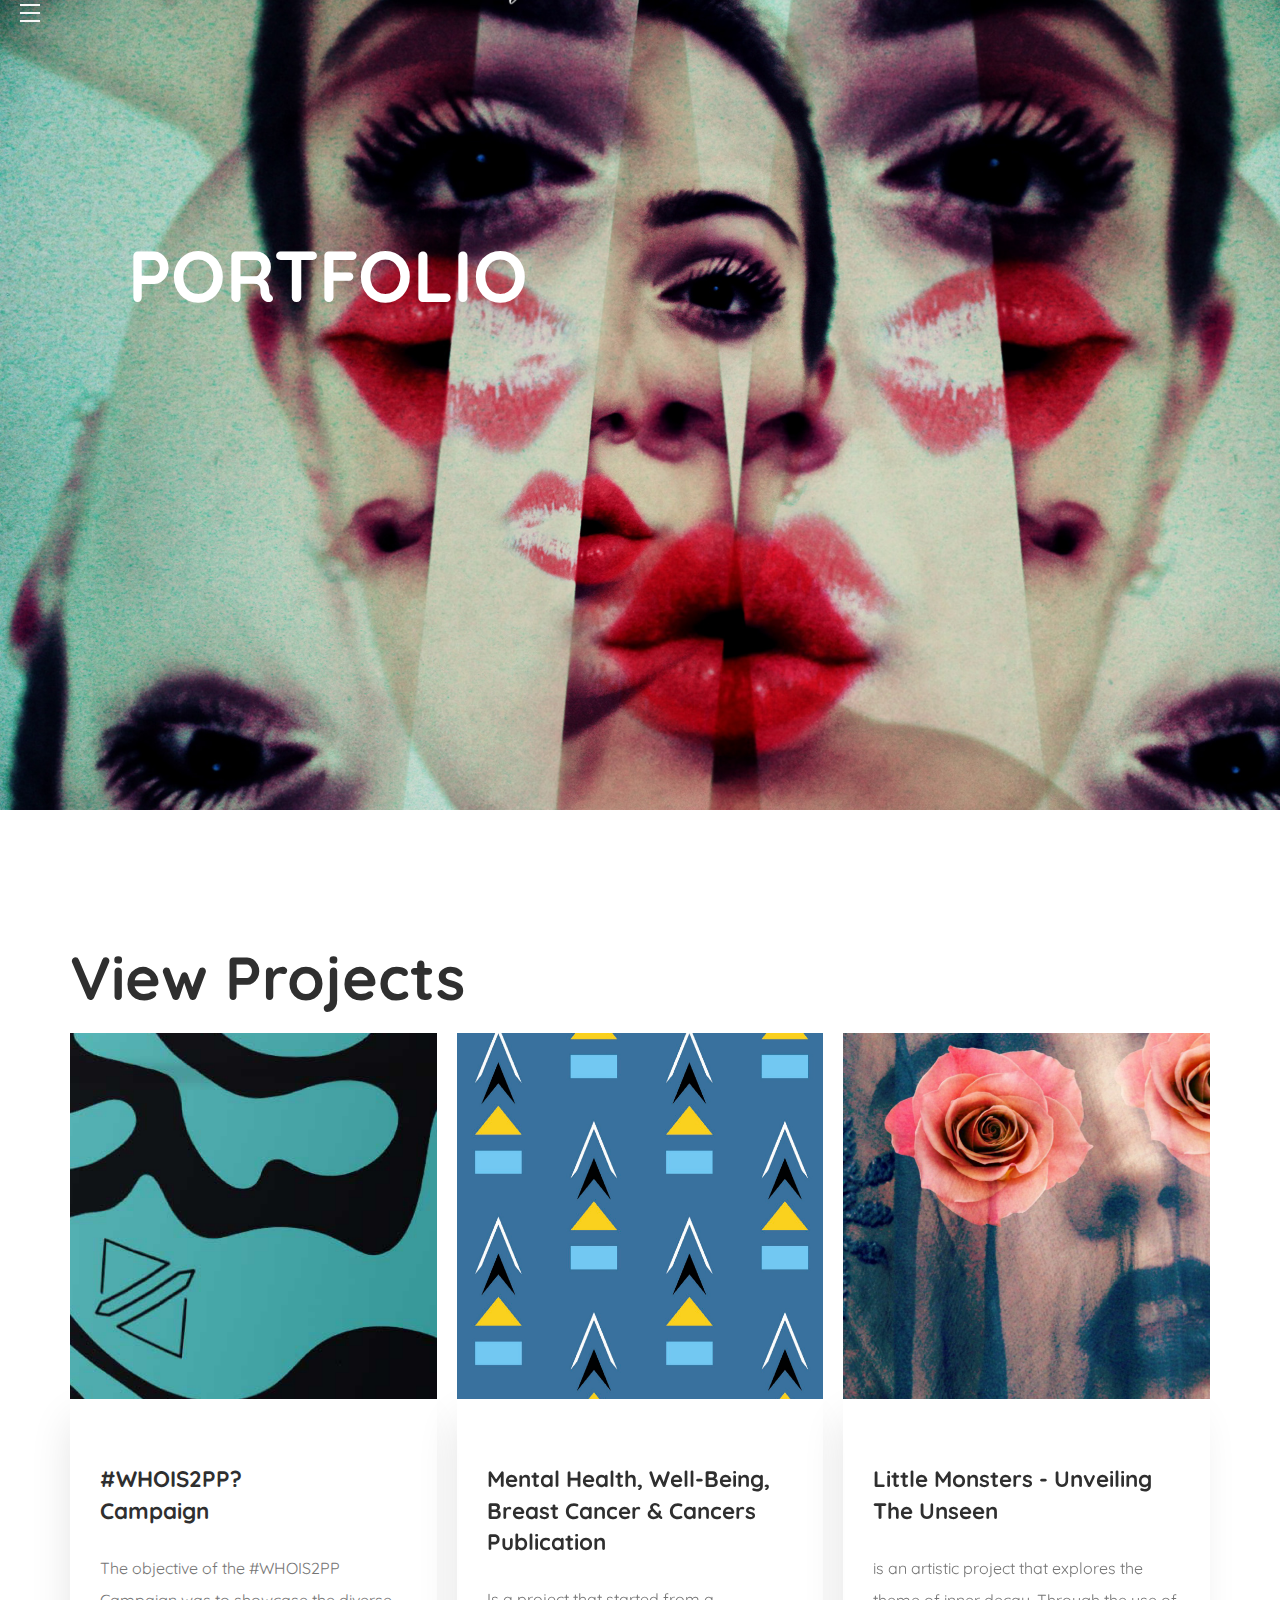
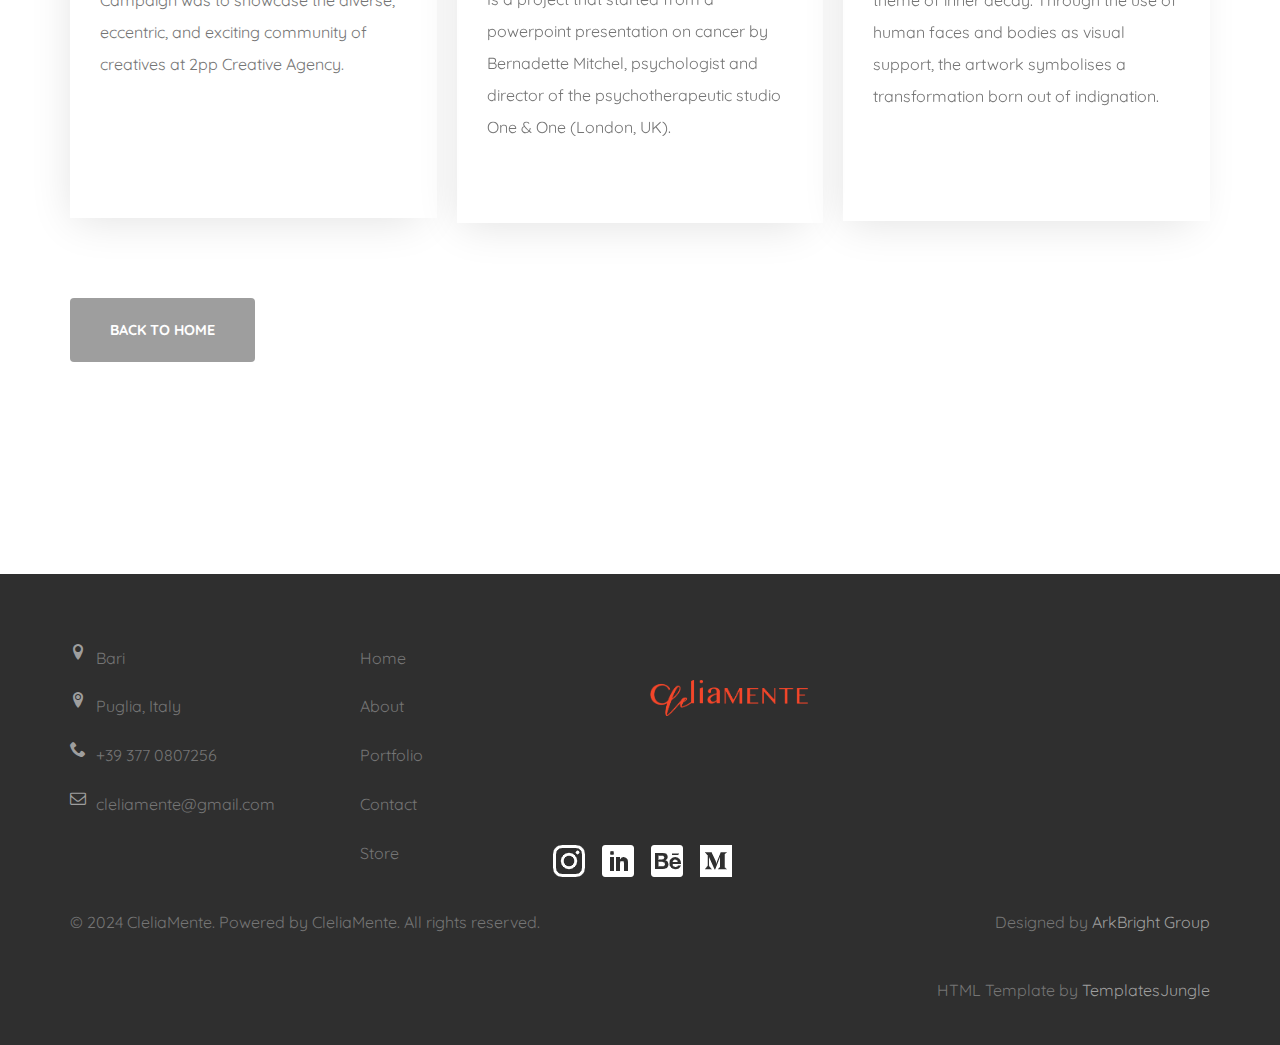
<file: portfolio.html>
<!DOCTYPE html>
<html class="no-js" lang="en">
	<head>
		<title>CleliaMente Design Portfolio</title>
		<meta charset="utf-8">
	    <meta http-equiv="X-UA-Compatible" content="IE=edge">
	    <meta name="viewport" content="width=device-width, initial-scale=1.0">
	    <meta name="format-detection" content="telephone=no">
	    <meta name="apple-mobile-web-app-capable" content="yes">
	    <meta name="author" content="">
	    <meta name="keywords" content="">
	    <meta name="description" content="">

	    <link rel="stylesheet" type="text/css" href="css/normalize.css">
	    <link rel="stylesheet" type="text/css" href="icomoon/icomoon.css">
	    <link rel="stylesheet" type="text/css" href="css/vendor.css">
	    <link rel="stylesheet" type="text/css" href="style.css">
		<!-- Favicon  -->
		<link rel="icon" href="images/icons/cleicon.jpg">

		<!-- script
		================================================== -->
		<script src="js/modernizr.js"></script>

	</head>

<body>

	<div class="nav nav-overlay">
		<div class="nav__content">
			<ul class="nav__list">
				<li class="nav__list-item"><a href="index.html" class="hover-target">Home</a></li>
				<li class="nav__list-item"><a href="portfolio.html" class="hover-target">Portfolio</a></li>
				<li class="nav__list-item"><a href="about.html" class="hover-target">About</a></li>
				<li class="nav__list-item"><a href="contact.html" class="hover-target">Contact us</a></li>
				<li class="nav__list-item"><a href="https://cleliamente.gumroad.com/" class="hover-target">Store</a></li>
			</ul>
		</div>
	</div>

<header id="header">
	<div id="header-wrap">


		<div class="action-menu">

			<div class="side-nav-bar">
			  <input id="menu-toggle" type="checkbox" />
				<label class="menu-btn" for="menu-toggle">
				<span></span>
			   </label>
			</div>
			<!--sidenavbar-->

		</div><!--action-menu-->

	</div><!--header-wrap-->
</header>

<section id="intro" class="scrollspy-section">
	<div class="main-slider">
		<div class="slider-item">
			<img src="images/cleblurred.jpg" alt="banner">
			<div class="banner-content">
				<img src="images/CleliamenteLogo1WHITE.png" alt="main-logo" class="logo-img2">
				<h2 class="banner-title">PORTFOLIO</h2>
			</div><!--banner-content--> 
		</div><!--slider-item-->
</section>

<section id="latest-blog" class="scrollspy-section padding-large">
	<div class="container">
		<h2 class="section-title">View Projects</h2>
		
		<div class="row">
			<div class="col-md-12">
				
				<!-- post grid -->
				<div class="post-grid">
					<div class="row">
						
						<div class="col-md-4">
							
							<article class="post-item">

								<figure>
									<a href="whois2pp.html" class="image-hvr-effect">
										<img src="images/Cleliamente Website Thumbnails-01.png" alt="post" class="post-image">			
									</a>
								</figure>

								<div class="post-content">		
								    <h3 class="post-title"><a href="whois2pp.html">#WHOIS2PP?
										<br> Campaign</a></h3>
								    <p>The objective of the #WHOIS2PP Campaign was to showcase the diverse, eccentric, and exciting community of creatives at 2pp Creative Agency.
									</p>
									<br>
									<br>
								</div>
							</article>

						</div>

						<div class="col-md-4">

							<article class="post-item">
								<figure>
									<a href="mentalhealth.html" class="image-hvr-effect">
										<img src="images/Cleliamente Website Thumbnails-02.png" alt="post" class="post-image">
									</a>
								</figure>
								<div class="post-content">	
								    <h3 class="post-title"><a href="mentalhealth.html">Mental Health, Well-Being, Breast Cancer & Cancers Publication</a></h3>
								    <p>Is a project that started from a powerpoint presentation on cancer by Bernadette Mitchel, psychologist and director of the psychotherapeutic studio One & One (London, UK).</p>
								</div>
							</article>
						</div>

						<div class="col-md-4">
							<article class="post-item">
								<figure>
									<a href="littlemonsters.html" class="image-hvr-effect">
										<img src="images/lilmonster/LM_Thumbnail.png" alt="post" class="post-image">
									</a>
								</figure>
								<div class="post-content">				
								    <h3 class="post-title"><a href="littlemonsters.html">Little Monsters - Unveiling the Unseen</a></h3>
								    <p>is an artistic project that explores the theme of inner decay.
										Through the use of human faces and bodies as visual support, the artwork symbolises a transformation born out of indignation.</p>
									<br>	
									</div>
							</article>
						</div>

					</div>
				</div>
				<!-- / post grid -->
				<div class="btn-wrap">
					<a href="index.html" class="btn btn-accent btn-xlarge btn-rounded">Back to Home</a>
				</div>
	</div>
</section>

<footer id="footer" class="bg-dark">
	<div class="container">
		<div class="row">
			
			<div class="col-md-3">
				
				<div class="footer-menu widget-contact-info">
					<h5>Contact info</h5>
					<ul class="menu-list">
						<li class="menu-item">
							<i class="icon icon-location"></i>Bari
						</li>
						<li class="menu-item">
							<i class="icon icon-location2"></i>Puglia, Italy
						</li>
						<li class="menu-item">
							<i class="icon icon-phone"></i>+39 377 0807256
						</li>
						<li class="menu-item">
							<i class="icon icon-envelope-o"></i><a href="#" class="mail-id">cleliamente@gmail.com</a>
						</li>
					</ul>
				</div>
			</div>

			<div class="col-md-2">

				<div class="footer-menu">
					<h5>Quick links</h5>
					<ul class="menu-list">
						<li class="menu-item">
							<a href="index.html">Home</a>
						</li>
						<li class="menu-item">
							<a href="about.html">About</a>
						</li>
						<li class="menu-item">
							<a href="portfolio.html">Portfolio</a>
						</li>
						<li class="menu-item">
							<a href="contact.html">Contact</a>
						</li>
						<li class="menu-item">
							<a href="https://cleliamente.gumroad.com/">Store</a>
						</li>
					</ul>
				</div>

			</div>

			<div class="col-md-4">

				<div class="footer-menu section-title dark">
					<img src="images/CleliamenteLogo1 RED.png" alt="logo" class="footer-logo">
					<div class="social-icons d-flex justify-content-xl-end mt-3 mt-xl-0">
						<a class="icon" href="https://www.instagram.com/cleliamente/" target="_blank"><img src="./images/icons/icoinstagram.png" alt=""></a>
						<a class="icon" href="https://www.linkedin.com/in/cleliagiannuoli/" target="_blank"><img src="./images/icons/icolinkedin.png" alt=""></a>
						<a class="icon" href="https://www.behance.net/cleliagiannuoli" target="_blank"><img src="./images/icons/behance2.png" alt=""></a>
						<a class="icon" href="https://medium.com/@cleliamente" target="_blank"><img src="./images/icons/icomedium.png" alt=""></a>
					</div>
				</div>

			</div>

		</div>
	</div>


<div id="footer-bottom">
	<div class="container">
		<div class="row">
			<div class="col-md-6">
				<div class="copyright">
					<p>© 2024  CleliaMente. Powered by CleliaMente. All rights reserved.</p>
				</div>
			</div>
			<div class="col-md-6">
				<div class="copyright text-right">
					<p>Designed by <a href="https://malczcodez.online/" target="_blank">ArkBright Group</a></p>
					<p>HTML Template by <a href="https://www.templatesjungle.com/" target="_blank">TemplatesJungle</a></p>
				</div>
			</div>
		</div>
	</div>
</div>
</footer>
<script src="js/jquery-3.2.1.min.js"></script>
<script src="js/ui-easing.js"></script>
<script src="js/plugins.js"></script>
<script src="js/script.js"></script>

</body>
</html>
</file>
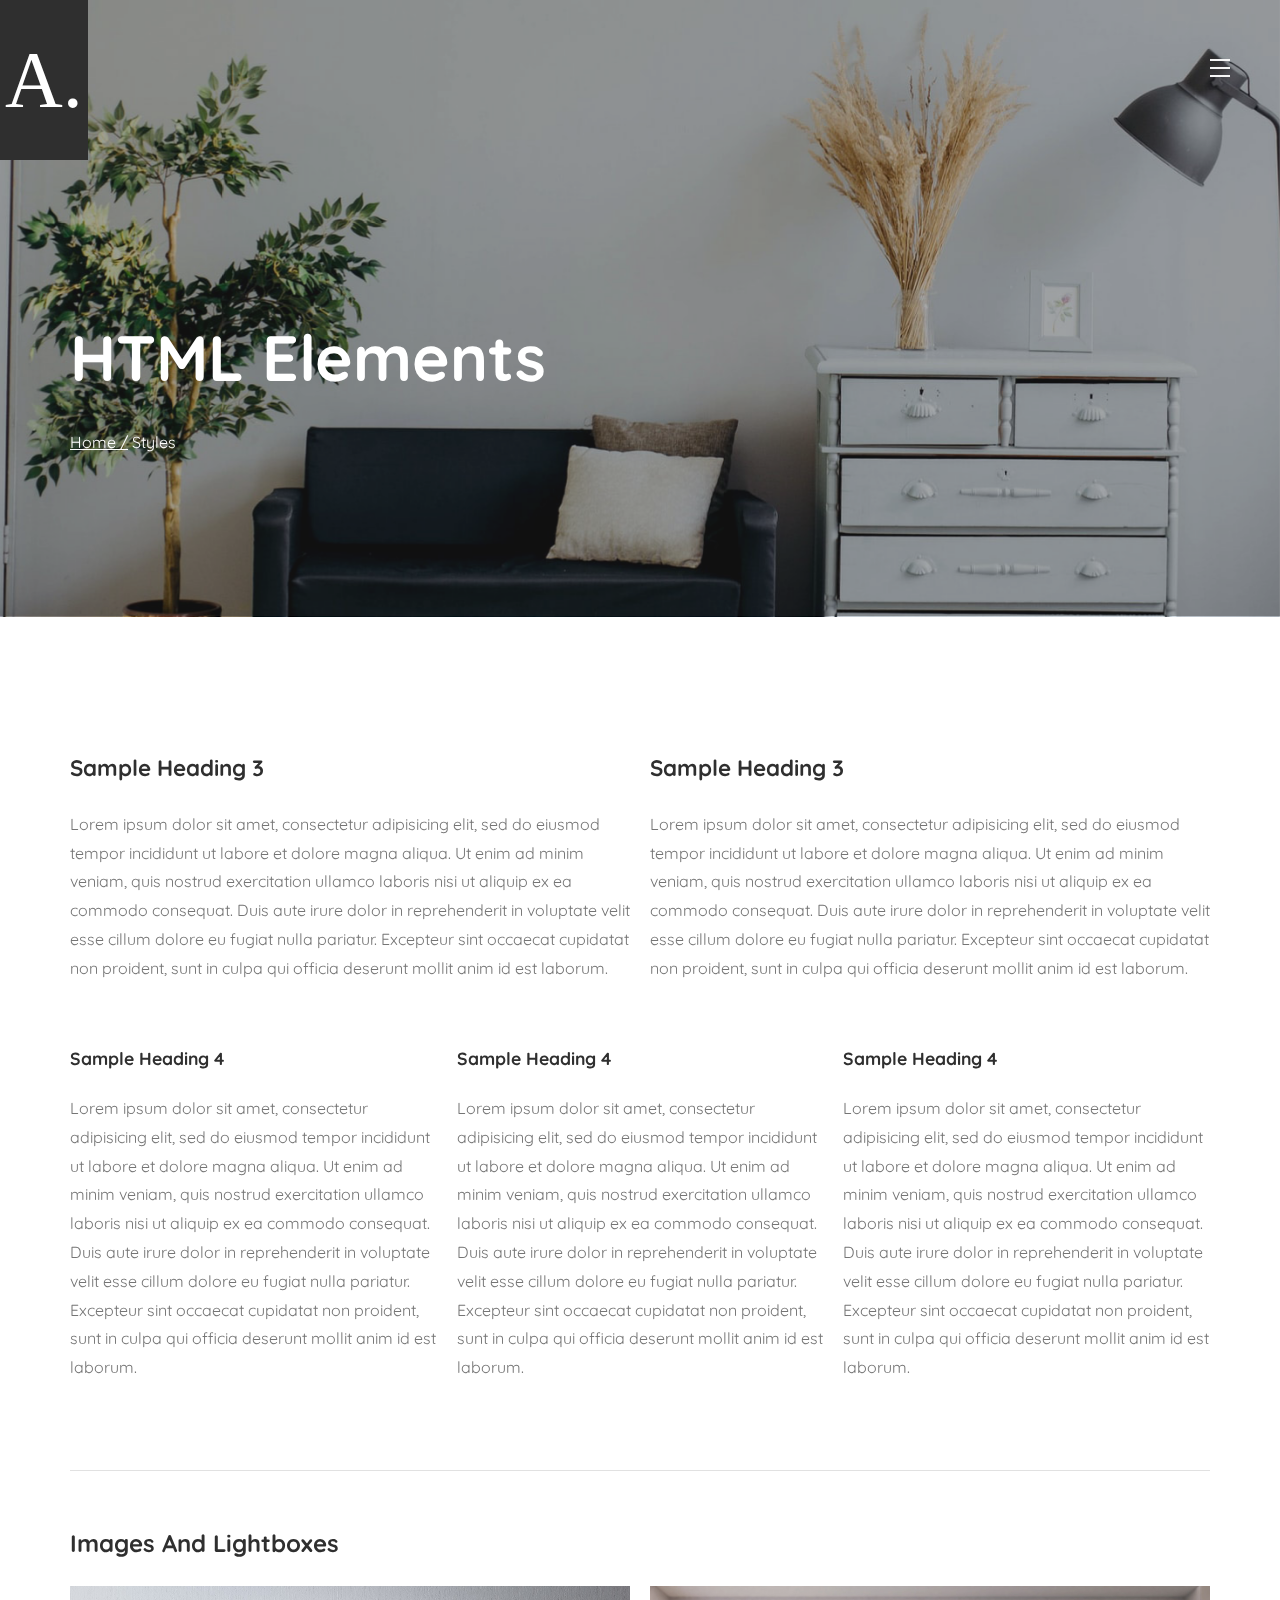
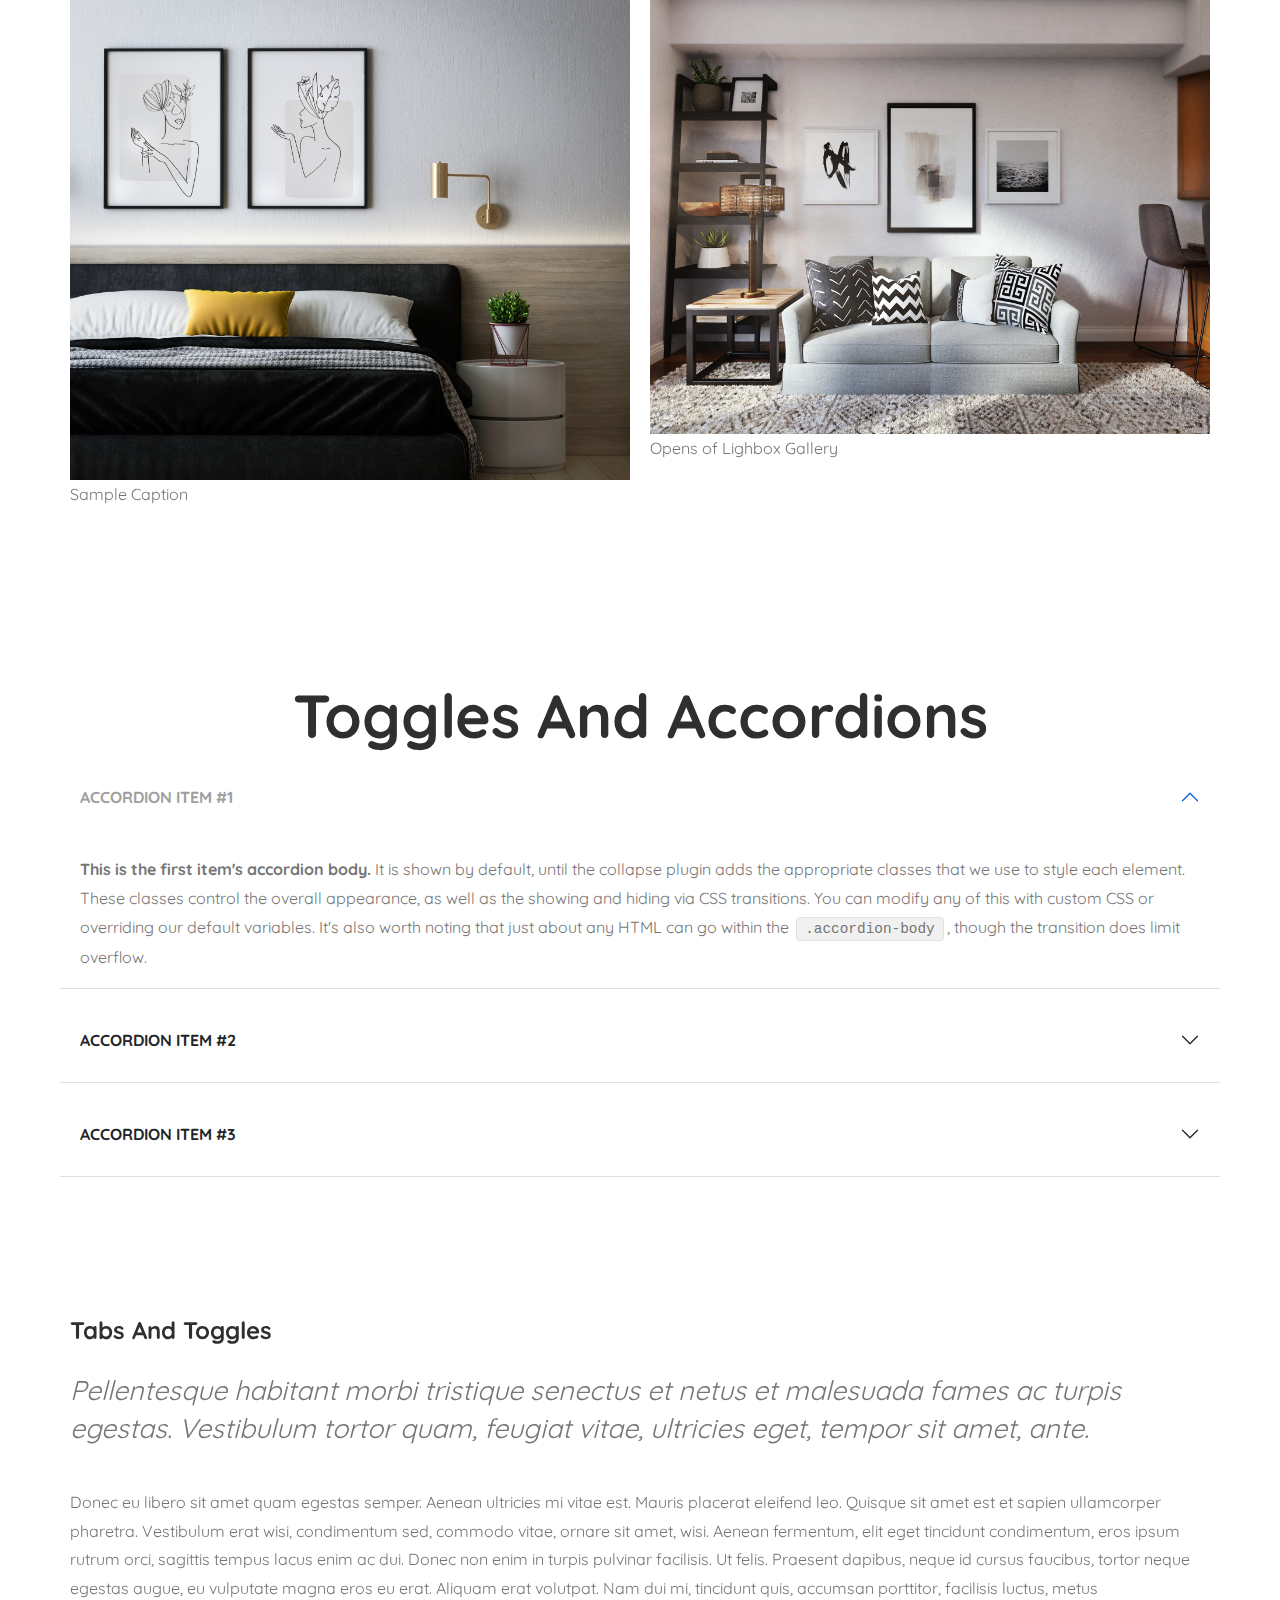
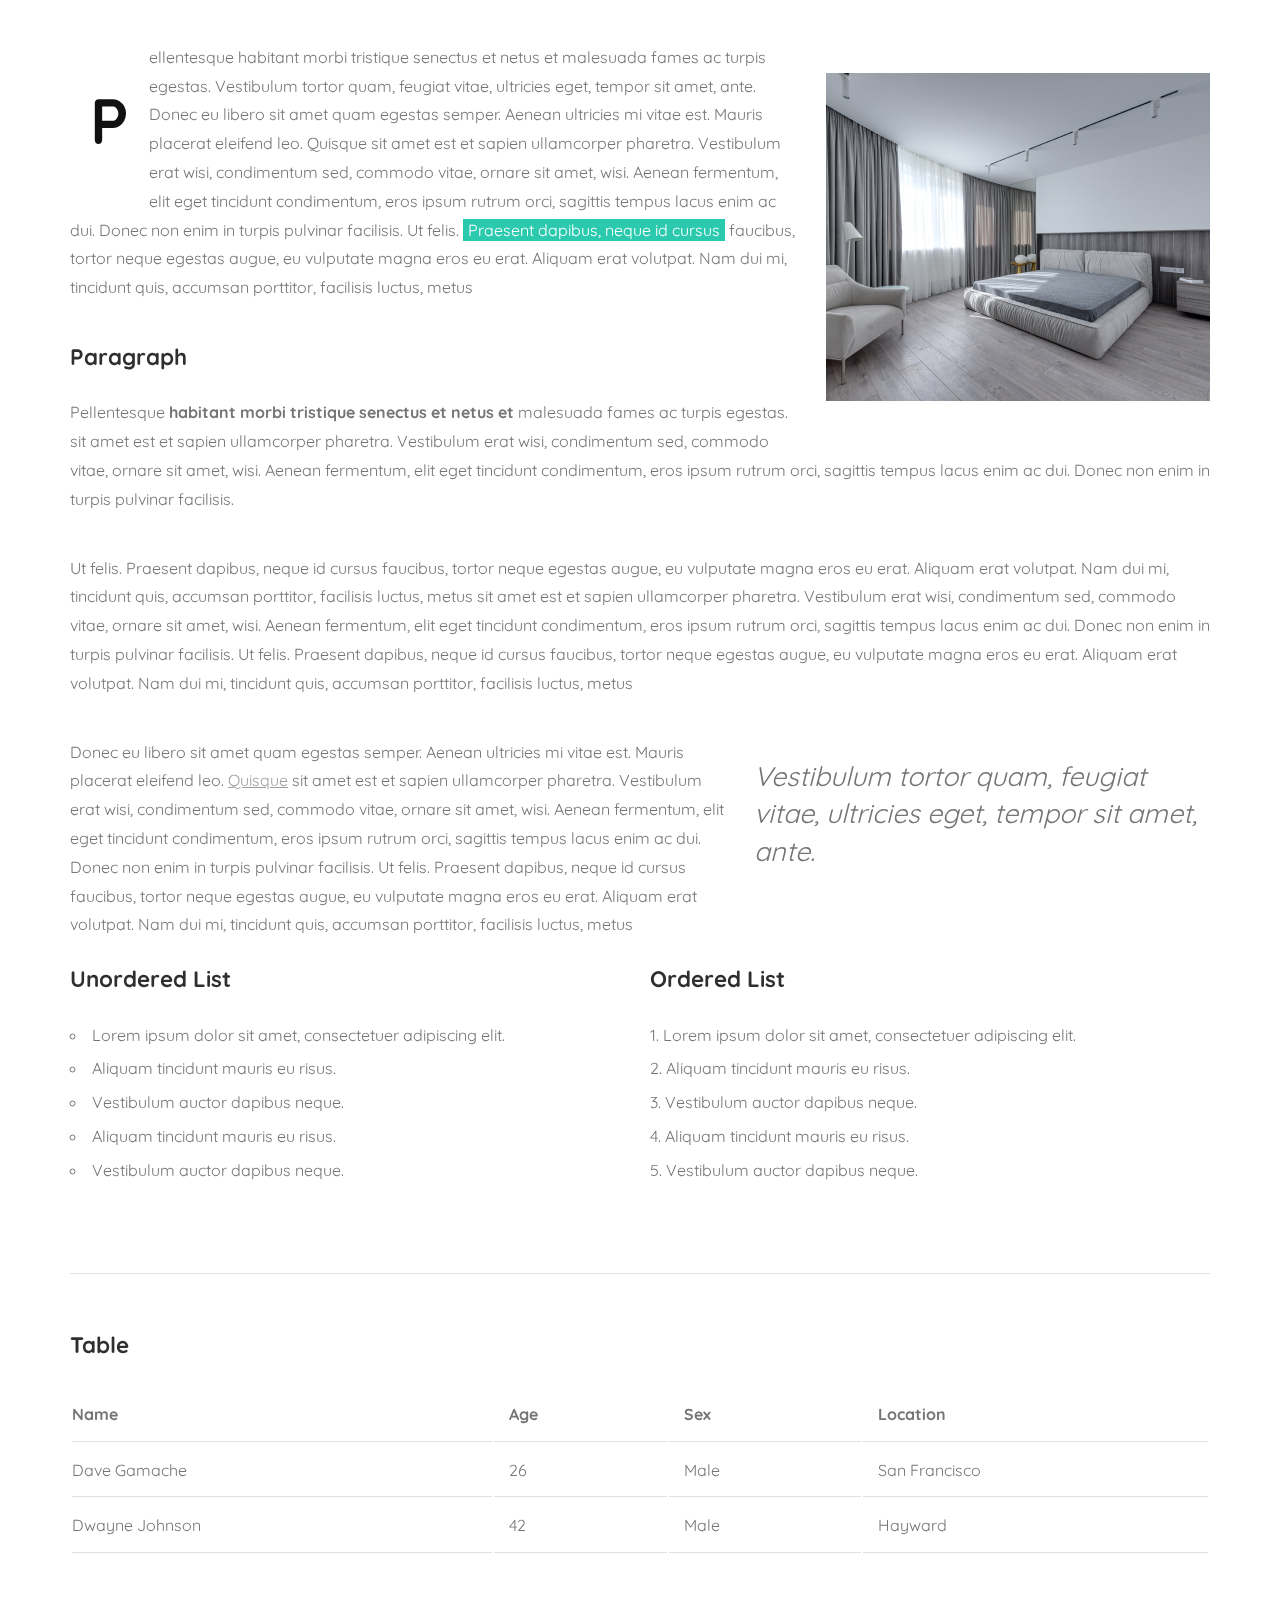
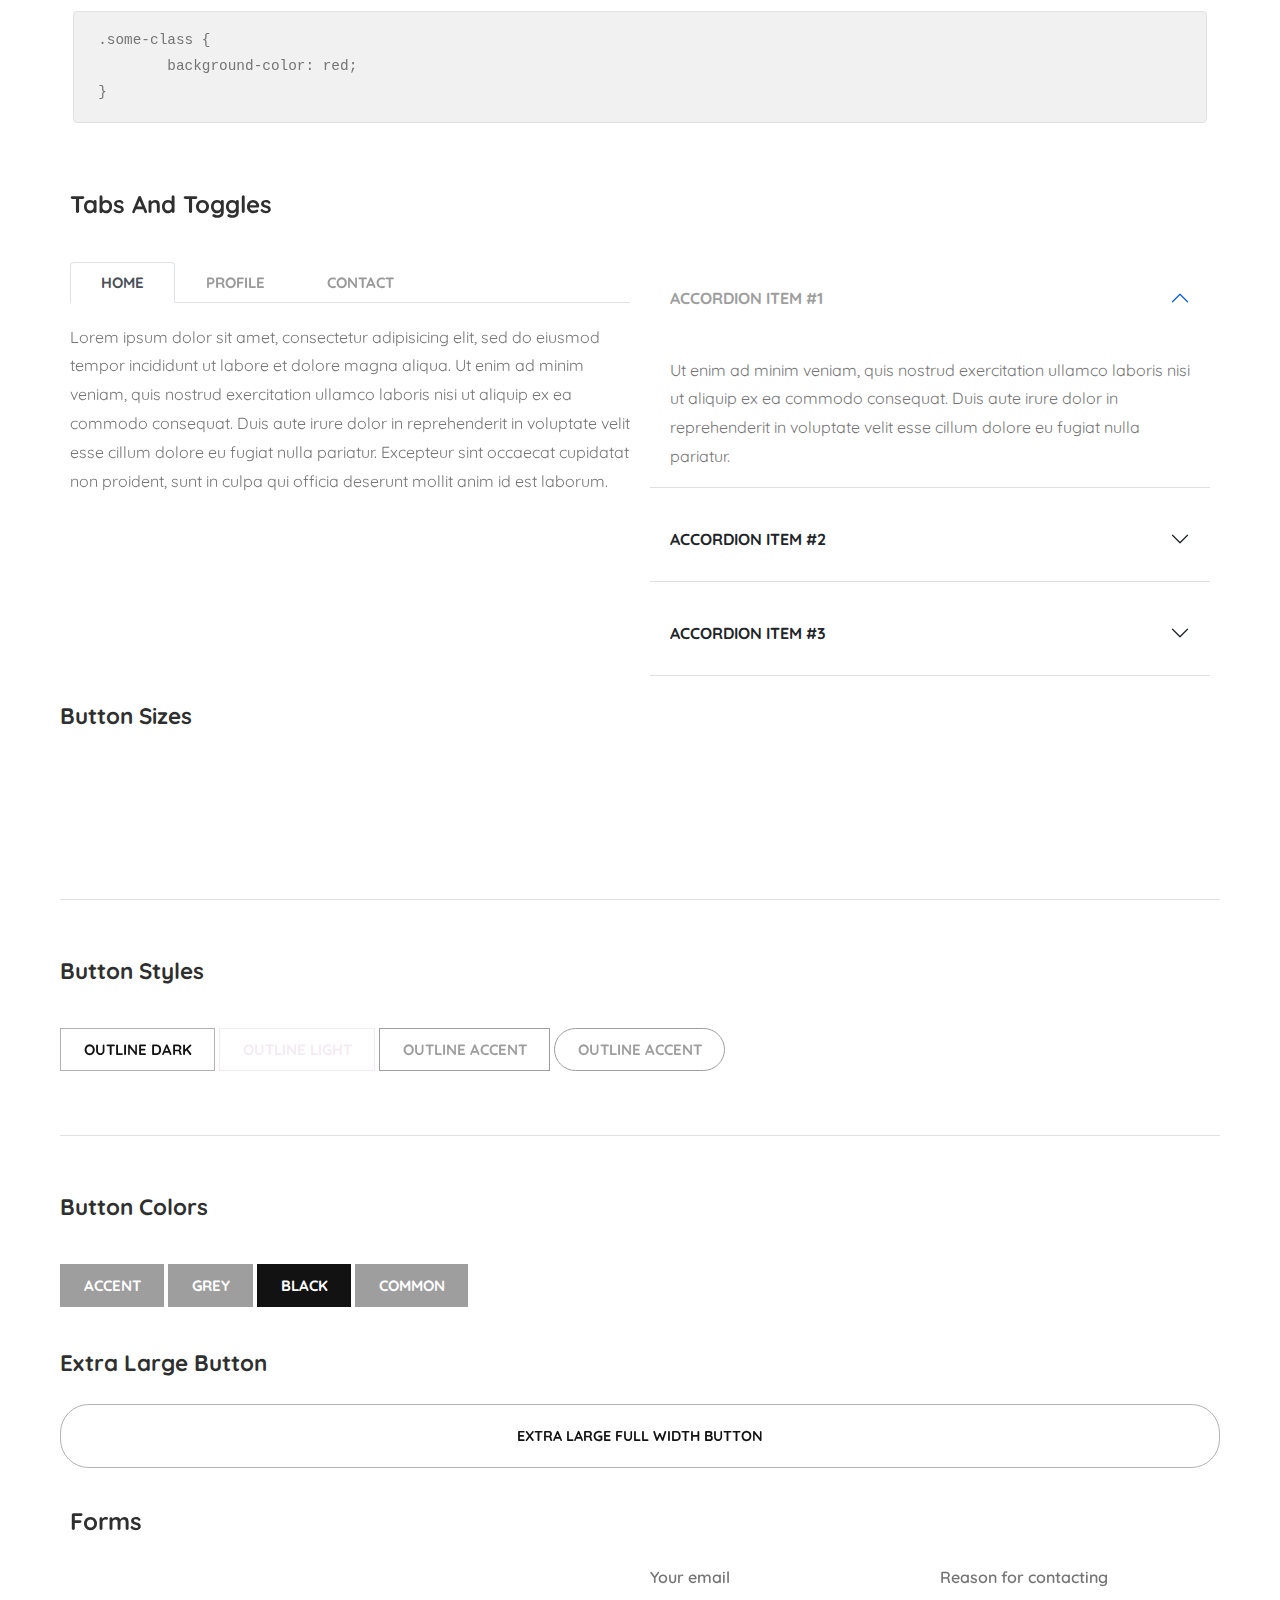
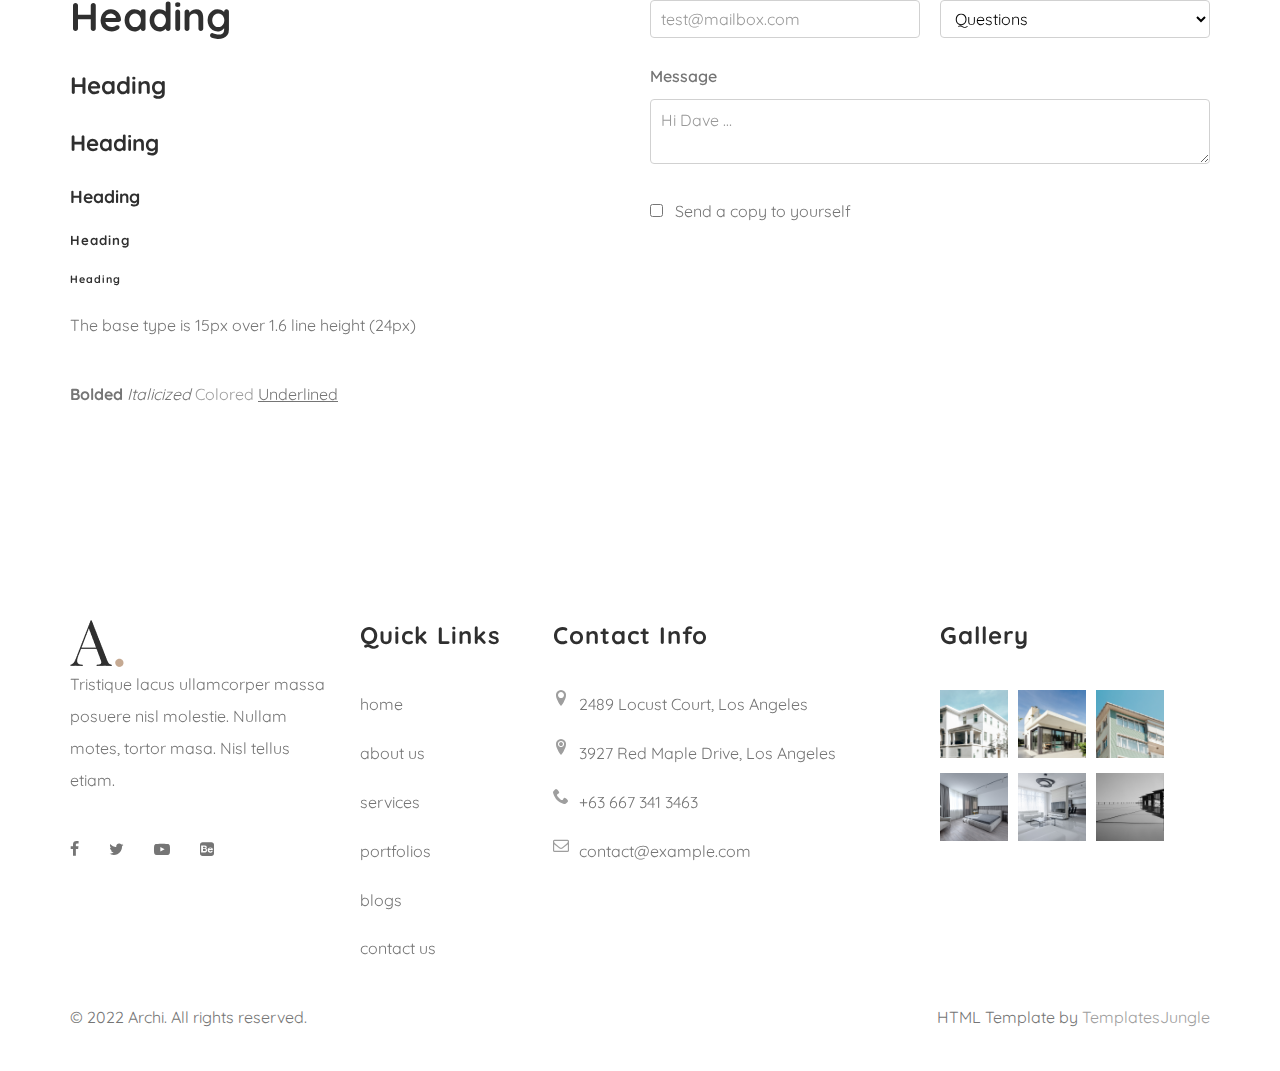
<file: styles.html>
<!DOCTYPE html>
<html class="no-js" lang="en">
	<head>
		<title>Architecture Portfolio</title>
		<meta charset="utf-8">
	    <meta http-equiv="X-UA-Compatible" content="IE=edge">
	    <meta name="viewport" content="width=device-width, initial-scale=1.0">
	    <meta name="format-detection" content="telephone=no">
	    <meta name="apple-mobile-web-app-capable" content="yes">
	    <meta name="author" content="">
	    <meta name="keywords" content="">
	    <meta name="description" content="">

	    <link rel="stylesheet" type="text/css" href="css/normalize.css">
	    <link rel="stylesheet" type="text/css" href="icomoon/icomoon.css">
	    <link rel="stylesheet" type="text/css" href="css/vendor.css">
	    <link rel="stylesheet" type="text/css" href="style.css">

		<!-- script
		================================================== -->
		<script src="js/modernizr.js"></script>

	</head>

<body>

<div class="nav nav-overlay">
	<div class="nav__content">
		<ul class="nav__list">
			<li class="nav__list-item"><a href="index.html" class="hover-target">home</a></li>
			<li class="nav__list-item active-nav"><a href="styles.html" class="hover-target">Styles</a></li>
			<li class="nav__list-item"><a href="blog.html" class="hover-target">Blog</a></li>
			<li class="nav__list-item"><a href="single-post.html" class="hover-target">Single Post</a></li>
			<li class="nav__list-item"><a href="contact.html" class="hover-target">Contact us</a></li>
		</ul>
	</div>
</div>

<header id="header">
	<div id="header-wrap">
		<nav id="navbar">
			<div class="main-logo">
				<a href="index.html">A.</a>
			</div>
		</nav>

		<div class="action-menu">

			<div class="side-nav-bar">
			  <input id="menu-toggle" type="checkbox" />
				<label class="menu-btn" for="menu-toggle">
				<span></span>
			   </label>
			</div>
			<!--sidenavbar-->

		</div><!--action-menu-->

	</div><!--header-wrap-->
</header>

<section class="hero-section jarallax">
	
	<img src="images/main-banner1.jpg" class="jarallax-img">

	<div class="hero-content padding-xlarge">
		<div class="container">
			<div class="row">
				<div class="col-md-12">			
					<h1 class="page-title">HTML Elements</h1>
					<div class="breadcrumbs">
						<span class="item"><a href="index.html">Home /</a></span>
						<span class="item">Styles</span>
					</div>
				</div>
			</div>
		</div>
	</div>

</section>

<section class="padding-large">
	<div class="container">
		<div class="row">

			<div class="col-md-6">

				<h3>Sample Heading 3</h3>

				<p>Lorem ipsum dolor sit amet, consectetur adipisicing elit, sed do eiusmod
				tempor incididunt ut labore et dolore magna aliqua. Ut enim ad minim veniam,
				quis nostrud exercitation ullamco laboris nisi ut aliquip ex ea commodo
				consequat. Duis aute irure dolor in reprehenderit in voluptate velit esse
				cillum dolore eu fugiat nulla pariatur. Excepteur sint occaecat cupidatat non
				proident, sunt in culpa qui officia deserunt mollit anim id est laborum.</p>

			</div>

			<div class="col-md-6">

				<h3>Sample Heading 3</h3>

				<p>Lorem ipsum dolor sit amet, consectetur adipisicing elit, sed do eiusmod
				tempor incididunt ut labore et dolore magna aliqua. Ut enim ad minim veniam,
				quis nostrud exercitation ullamco laboris nisi ut aliquip ex ea commodo
				consequat. Duis aute irure dolor in reprehenderit in voluptate velit esse
				cillum dolore eu fugiat nulla pariatur. Excepteur sint occaecat cupidatat non
				proident, sunt in culpa qui officia deserunt mollit anim id est laborum.</p>

			</div>
		</div>

		<div class="row">

			<div class="col-md-4">

				<h4>Sample Heading 4</h4>

				<p>Lorem ipsum dolor sit amet, consectetur adipisicing elit, sed do eiusmod
				tempor incididunt ut labore et dolore magna aliqua. Ut enim ad minim veniam,
				quis nostrud exercitation ullamco laboris nisi ut aliquip ex ea commodo
				consequat. Duis aute irure dolor in reprehenderit in voluptate velit esse
				cillum dolore eu fugiat nulla pariatur. Excepteur sint occaecat cupidatat non
				proident, sunt in culpa qui officia deserunt mollit anim id est laborum.</p>

			</div>

			<div class="col-md-4">

				<h4>Sample Heading 4</h4>

				<p>Lorem ipsum dolor sit amet, consectetur adipisicing elit, sed do eiusmod
				tempor incididunt ut labore et dolore magna aliqua. Ut enim ad minim veniam,
				quis nostrud exercitation ullamco laboris nisi ut aliquip ex ea commodo
				consequat. Duis aute irure dolor in reprehenderit in voluptate velit esse
				cillum dolore eu fugiat nulla pariatur. Excepteur sint occaecat cupidatat non
				proident, sunt in culpa qui officia deserunt mollit anim id est laborum.</p>

			</div>

			<div class="col-md-4">

				<h4>Sample Heading 4</h4>

				<p>Lorem ipsum dolor sit amet, consectetur adipisicing elit, sed do eiusmod
				tempor incididunt ut labore et dolore magna aliqua. Ut enim ad minim veniam,
				quis nostrud exercitation ullamco laboris nisi ut aliquip ex ea commodo
				consequat. Duis aute irure dolor in reprehenderit in voluptate velit esse
				cillum dolore eu fugiat nulla pariatur. Excepteur sint occaecat cupidatat non
				proident, sunt in culpa qui officia deserunt mollit anim id est laborum.</p>

			</div>
		</div>

		<div class="row">
			<div class="col-md-12">
				<hr>
				<h2>Images and Lightboxes</h2>
			</div>
		</div>

		<div class="row">
			<div class="col-md-6">
				<figure>
					<img src="images/interior.jpg">
					<figcaption>Sample Caption</figcaption>
				</figure>
			</div>
			<div class="col-md-6">
				<figure>
					<a href="images/spacejoy.jpg" data-lightbox-gallery="gallery1" title="Calm Before The Storm (One Shoe Photography Ltd.)" class="image-link"><img src="images/spacejoy.jpg"></a>
					<figcaption>Opens of Lighbox Gallery</figcaption>
				</figure>
			</div>
		</div>

	</div>
</section>

<section>
	<div class="container">
		
		<div class="row">
			<div class="col">
				<h2 class="section-title text-center mb-5">Toggles and Accordions</h2>
			</div>
		</div>

		<div class="row">
			<div class="col">

				<div class="accordion" id="accordionExample">
				  <div class="accordion-item">
				    <h2 class="accordion-header" id="headingOne">
				      <button class="accordion-button" type="button" data-bs-toggle="collapse" data-bs-target="#collapseOne" aria-expanded="true" aria-controls="collapseOne">
				        Accordion Item #1
				      </button>
				    </h2>
				    <div id="collapseOne" class="accordion-collapse collapse show" aria-labelledby="headingOne">
				      <div class="accordion-body">
				        <strong>This is the first item's accordion body.</strong> It is shown by default, until the collapse plugin adds the appropriate classes that we use to style each element. These classes control the overall appearance, as well as the showing and hiding via CSS transitions. You can modify any of this with custom CSS or overriding our default variables. It's also worth noting that just about any HTML can go within the <code>.accordion-body</code>, though the transition does limit overflow.
				      </div>
				    </div>
				  </div>
				  <div class="accordion-item">
				    <h2 class="accordion-header" id="headingTwo">
				      <button class="accordion-button collapsed" type="button" data-bs-toggle="collapse" data-bs-target="#collapseTwo" aria-expanded="false" aria-controls="collapseTwo">
				        Accordion Item #2
				      </button>
				    </h2>
				    <div id="collapseTwo" class="accordion-collapse collapse" aria-labelledby="headingTwo">
				      <div class="accordion-body">
				        <strong>This is the second item's accordion body.</strong> It is hidden by default, until the collapse plugin adds the appropriate classes that we use to style each element. These classes control the overall appearance, as well as the showing and hiding via CSS transitions. You can modify any of this with custom CSS or overriding our default variables. It's also worth noting that just about any HTML can go within the <code>.accordion-body</code>, though the transition does limit overflow.
				      </div>
				    </div>
				  </div>
				  <div class="accordion-item">
				    <h2 class="accordion-header" id="headingThree">
				      <button class="accordion-button collapsed" type="button" data-bs-toggle="collapse" data-bs-target="#collapseThree" aria-expanded="false" aria-controls="collapseThree">
				        Accordion Item #3
				      </button>
				    </h2>
				    <div id="collapseThree" class="accordion-collapse collapse" aria-labelledby="headingThree">
				      <div class="accordion-body">
				        <strong>This is the third item's accordion body.</strong> It is hidden by default, until the collapse plugin adds the appropriate classes that we use to style each element. These classes control the overall appearance, as well as the showing and hiding via CSS transitions. You can modify any of this with custom CSS or overriding our default variables. It's also worth noting that just about any HTML can go within the <code>.accordion-body</code>, though the transition does limit overflow.
				      </div>
				    </div>
				  </div>
				</div>

			</div>	
		</div>
	</div>
</section>

<section class="padding-large">
	<div class="container">
		
		<div class="row">
			<div class="col-md-12">
				<h2>Tabs and Toggles</h2>
			</div>
		</div>

		<div class="row">
			<div class="col-md-12">
				<blockquote><p>Pellentesque habitant morbi tristique senectus et netus et malesuada fames ac turpis egestas. Vestibulum tortor quam, feugiat vitae, ultricies eget, tempor sit amet, ante.</p></blockquote>
				<p>
					Donec eu libero sit amet quam egestas semper. Aenean ultricies mi vitae est. Mauris placerat eleifend leo. Quisque sit amet est et sapien ullamcorper pharetra. Vestibulum erat wisi, condimentum sed, commodo vitae, ornare sit amet, wisi. Aenean fermentum, elit eget tincidunt condimentum, eros ipsum rutrum orci, sagittis tempus lacus enim ac dui. Donec non enim in turpis pulvinar facilisis. Ut felis. Praesent dapibus, neque id cursus faucibus, tortor neque egestas augue, eu vulputate magna eros eu erat. Aliquam erat volutpat. Nam dui mi, tincidunt quis, accumsan porttitor, facilisis luctus, metus</p><figure class="align-right"><img src="images/postimg1.jpg">
				</figure>

				<p><span class="dropcap">P</span>ellentesque habitant morbi tristique senectus et netus et malesuada fames ac turpis egestas. Vestibulum tortor quam, feugiat vitae, ultricies eget, tempor sit amet, ante. Donec eu libero sit amet quam egestas semper. Aenean ultricies mi vitae est. Mauris placerat eleifend leo. Quisque sit amet est et sapien ullamcorper pharetra. Vestibulum erat wisi, condimentum sed, commodo vitae, ornare sit amet, wisi. Aenean fermentum, elit eget tincidunt condimentum, eros ipsum rutrum orci, sagittis tempus lacus enim ac dui. Donec non enim in turpis pulvinar facilisis. Ut felis. <span class="highlight">Praesent dapibus, neque id cursus</span> faucibus, tortor neque egestas augue, eu vulputate magna eros eu erat. Aliquam erat volutpat. Nam dui mi, tincidunt quis, accumsan porttitor, facilisis luctus, metus</p>

				<h3>Paragraph</h3>
				<p>Pellentesque <strong>habitant morbi tristique senectus et netus et</strong> malesuada fames ac turpis egestas. sit amet est et sapien ullamcorper pharetra. Vestibulum erat wisi, condimentum sed, commodo vitae, ornare sit amet, wisi. Aenean fermentum, elit eget tincidunt condimentum, eros ipsum rutrum orci, sagittis tempus lacus enim ac dui. Donec non enim in turpis pulvinar facilisis.</p>

				<p>Ut felis. Praesent dapibus, neque id cursus faucibus, tortor neque egestas augue, eu vulputate magna eros eu erat. Aliquam erat volutpat. Nam dui mi, tincidunt quis, accumsan porttitor, facilisis luctus, metus sit amet est et sapien ullamcorper pharetra. Vestibulum erat wisi, condimentum sed, commodo vitae, ornare sit amet, wisi. Aenean fermentum, elit eget tincidunt condimentum, eros ipsum rutrum orci, sagittis tempus lacus enim ac dui. Donec non enim in turpis pulvinar facilisis. Ut felis. Praesent dapibus, neque id cursus faucibus, tortor neque egestas augue, eu vulputate magna eros eu erat. Aliquam erat volutpat. Nam dui mi, tincidunt quis, accumsan porttitor, facilisis luctus, metus <blockquote class="pullquote-right">Vestibulum tortor quam, feugiat vitae, ultricies eget, tempor sit amet, ante.</blockquote> Donec eu libero sit amet quam egestas semper. Aenean ultricies mi vitae est. Mauris placerat eleifend leo. <a href="#">Quisque</a> sit amet est et sapien ullamcorper pharetra. Vestibulum erat wisi, condimentum sed, commodo vitae, ornare sit amet, wisi. Aenean fermentum, elit eget tincidunt condimentum, eros ipsum rutrum orci, sagittis tempus lacus enim ac dui. Donec non enim in turpis pulvinar facilisis. Ut felis. Praesent dapibus, neque id cursus faucibus, tortor neque egestas augue, eu vulputate magna eros eu erat. Aliquam erat volutpat. Nam dui mi, tincidunt quis, accumsan porttitor, facilisis luctus, metus</p>
			</div>
		</div>

		<div class="row">
			<div class="col-md-6">
				<h3>Unordered List</h3>
				<ul>
				   <li>Lorem ipsum dolor sit amet, consectetuer adipiscing elit.</li>
				   <li>Aliquam tincidunt mauris eu risus.</li>
				   <li>Vestibulum auctor dapibus neque.</li>
				   <li>Aliquam tincidunt mauris eu risus.</li>
				   <li>Vestibulum auctor dapibus neque.</li>
				</ul>
						 
			</div>
			<div class="col-md-6">
				<h3>Ordered List</h3>
				<ol>
				   <li>Lorem ipsum dolor sit amet, consectetuer adipiscing elit.</li>
				   <li>Aliquam tincidunt mauris eu risus.</li>
				   <li>Vestibulum auctor dapibus neque.</li>
				   <li>Aliquam tincidunt mauris eu risus.</li>
				   <li>Vestibulum auctor dapibus neque.</li>
				</ol>
				
			</div>
		</div>

		<div class="row">
			<div class="col-md-12">
				
				<hr>

				<h3>Table</h3>
				<table class="u-full-width">
				  <thead>
				    <tr>
				      <th>Name</th>
				      <th>Age</th>
				      <th>Sex</th>
				      <th>Location</th>
				    </tr>
				  </thead>
				  <tbody>
				    <tr>
				      <td>Dave Gamache</td>
				      <td>26</td>
				      <td>Male</td>
				      <td>San Francisco</td>
				    </tr>
				    <tr>
				      <td>Dwayne Johnson</td>
				      <td>42</td>
				      <td>Male</td>
				      <td>Hayward</td>
				    </tr>
				  </tbody>
				</table>
			</div>
			
		</div>

		<div class="row">
			<div class="col-md-12">
<pre><code>.some-class {
	background-color: red;
}</code></pre>
						 
			</div>
			
		</div>

		<div class="row">
			<div class="col-md-12">
				<h2>Tabs and Toggles</h2>
			</div>
		</div>

		<div class="row">
			<div class="col-md-6">

				<div class="bootstrap-tabs">
					<nav>
					  <div class="nav nav-tabs" id="nav-tab" role="tablist">
					    <button class="nav-link active" id="nav-home-tab" data-bs-toggle="tab" data-bs-target="#nav-home" type="button" role="tab" aria-controls="nav-home" aria-selected="true">Home</button>
					    <button class="nav-link" id="nav-profile-tab" data-bs-toggle="tab" data-bs-target="#nav-profile" type="button" role="tab" aria-controls="nav-profile" aria-selected="false">Profile</button>
					    <button class="nav-link" id="nav-contact-tab" data-bs-toggle="tab" data-bs-target="#nav-contact" type="button" role="tab" aria-controls="nav-contact" aria-selected="false">Contact</button>
					  </div>
					</nav>
					<div class="tab-content" id="nav-tabContent">
					  <div class="tab-pane fade show active" id="nav-home" role="tabpanel" aria-labelledby="nav-home-tab">Lorem ipsum dolor sit amet, consectetur adipisicing elit, sed do eiusmod tempor incididunt ut labore et dolore magna aliqua. Ut enim ad minim veniam,
					  quis nostrud exercitation ullamco laboris nisi ut aliquip ex ea commodo consequat. Duis aute irure dolor in reprehenderit in voluptate velit esse cillum dolore eu fugiat nulla pariatur. Excepteur sint occaecat cupidatat non proident, sunt in culpa qui officia deserunt mollit anim id est laborum.</div>
					  <div class="tab-pane fade" id="nav-profile" role="tabpanel" aria-labelledby="nav-profile-tab">Duis aute irure dolor in reprehenderit in voluptate velit esse cillum dolore eu fugiat nulla pariatur. Excepteur sint occaecat cupidatat non proident, sunt in culpa qui officia deserunt mollit anim id est laborum. Duis aute irure dolor in reprehenderit in voluptate velit esse cillum dolore eu fugiat nulla pariatur. Excepteur sint occaecat cupidatat non proident, sunt in culpa qui officia deserunt mollit anim id est laborum.</div>
					  <div class="tab-pane fade" id="nav-contact" role="tabpanel" aria-labelledby="nav-contact-tab">Ut enim ad minim veniam,
					  quis nostrud exercitation ullamco laboris nisi ut aliquip ex ea commodo consequat. Duis aute irure dolor in reprehenderit in voluptate velit esse cillum dolore eu fugiat nulla pariatur. Ut enim ad minim veniam,
					  quis nostrud exercitation ullamco laboris nisi ut aliquip ex ea commodo consequat. Duis aute irure dolor in reprehenderit in voluptate velit esse cillum dolore eu fugiat nulla pariatur.</div>
					</div>
				</div>

			</div>

			<div class="col-md-6">

				<div class="accordion" id="accordionExample2">
				  <div class="accordion-item">
				    <h2 class="accordion-header" id="headingOne">
				      <button class="accordion-button" type="button" data-bs-toggle="collapse" data-bs-target="#accordion-collapse1" aria-expanded="true" aria-controls="accordion-collapse1">
				        Accordion Item #1
				      </button>
				    </h2>
				    <div id="accordion-collapse1" class="accordion-collapse collapse show" aria-labelledby="headingOne" data-bs-parent="#accordionExample2">
				      <div class="accordion-body">
				        Ut enim ad minim veniam,
					  quis nostrud exercitation ullamco laboris nisi ut aliquip ex ea commodo consequat. Duis aute irure dolor in reprehenderit in voluptate velit esse cillum dolore eu fugiat nulla pariatur.
				      </div>
				    </div>
				  </div>
				  <div class="accordion-item">
				    <h2 class="accordion-header" id="headingTwo">
				      <button class="accordion-button collapsed" type="button" data-bs-toggle="collapse" data-bs-target="#accordion-collapse2" aria-expanded="false" aria-controls="accordion-collapse2">
				        Accordion Item #2
				      </button>
				    </h2>
				    <div id="accordion-collapse2" class="accordion-collapse collapse" aria-labelledby="headingTwo" data-bs-parent="#accordionExample2">
				      <div class="accordion-body">
				        Ut enim ad minim veniam,
					  quis nostrud exercitation ullamco laboris nisi ut aliquip ex ea commodo consequat. Duis aute irure dolor in reprehenderit in voluptate velit esse cillum dolore eu fugiat nulla pariatur.
				      </div>
				    </div>
				  </div>
				  <div class="accordion-item">
				    <h2 class="accordion-header" id="headingThree">
				      <button class="accordion-button collapsed" type="button" data-bs-toggle="collapse" data-bs-target="#accordion-collapse3" aria-expanded="false" aria-controls="accordion-collapse3">
				        Accordion Item #3
				      </button>
				    </h2>
				    <div id="accordion-collapse3" class="accordion-collapse collapse" aria-labelledby="headingThree" data-bs-parent="#accordionExample2">
				      <div class="accordion-body">
				        Ut enim ad minim veniam,
					  quis nostrud exercitation ullamco laboris nisi ut aliquip ex ea commodo consequat. Duis aute irure dolor in reprehenderit in voluptate velit esse cillum dolore eu fugiat nulla pariatur.
				      </div>
				    </div>
				  </div>
				</div>

			</div>

		</div>

		<div class="row">
			<div class="col-12">
				<h3>Button Sizes</h3>
				<button type="button" class="btn btn-small">small</button>
				<button type="button" class="btn btn-medium">medium</button>
				<button type="button" class="btn btn-large">large</button>
				<button type="button" class="btn btn-xlarge">xlarge</button>

				<hr>

				<h3>Button Styles</h3>

				<button type="button" class="btn btn-outline-dark">Outline Dark</button>
				<button type="button" class="btn btn-outline-light">Outline Light</button>
				<button type="button" class="btn btn-outline-accent">Outline Accent</button>
				<button type="button" class="btn btn-outline-accent btn-pill">Outline Accent</button>
				<button type="button" class="btn btn-rounded">Rounded</button>
				<button type="button" class="btn btn-pill">Pill</button>

				<hr>

				<h3>Button Colors</h3>

				<button type="button" class="btn btn-accent">Accent</button>
				<button type="button" class="btn btn-grey">Grey</button>
				<button type="button" class="btn btn-black">Black</button>
				<button type="button" class="btn btn-common">Common</button>

				<h3>Extra Large Button</h3>

				<button class="btn btn-outline-dark btn-pill btn-xlarge btn-full">Extra Large Full Width Button</button>
			</div>
		</div>

		<div class="row">
			<div class="col-md-12">
				<h2>Forms</h2>
			</div>
		</div>

		<div class="row">
			<div class="col-md-6">
				<!-- Standard Headings -->
				<h1>Heading</h1>
				<h2>Heading</h2>
				<h3>Heading</h3>
				<h4>Heading</h4>
				<h5>Heading</h5>
				<h6>Heading</h6>

				<!-- Base type size -->
				<p>The base type is 15px over 1.6 line height (24px)</p>

				<!-- Other styled text tags -->
				<strong>Bolded</strong>
				<em>Italicized</em>
				<a>Colored</a>
				<u>Underlined</u>
			</div>
			<div class="col-md-6">
				
				<form>
				  <div class="row">
				    <div class="col-md-6">
				      <label for="exampleEmailInput">Your email</label>
				      <input class="u-full-width" type="email" placeholder="test@mailbox.com" id="exampleEmailInput">
				    </div>
				    <div class="col-md-6">
				      <label for="exampleRecipientInput">Reason for contacting</label>
				      <select class="u-full-width" id="exampleRecipientInput">
				        <option value="Option 1">Questions</option>
				        <option value="Option 2">Admiration</option>
				        <option value="Option 3">Can I get your number?</option>
				      </select>
				    </div>
				  </div>
				  <label for="exampleMessage">Message</label>
				  <textarea class="u-full-width" placeholder="Hi Dave …" id="exampleMessage"></textarea>
				  <label class="example-send-yourself-copy">
				    <input type="checkbox">
				    <span class="label-body">Send a copy to yourself</span>
				  </label>
				  <input class="button-primary" type="submit" value="Submit">
				</form>

			</div>
		</div>

	</div>
</section>


<footer id="footer">
	<div class="container">
		<div class="row">
			
			<div class="col-md-3">
				
				<div class="footer-menu menu-item-01">
					<img src="images/logo.png" alt="logo" class="footer-logo">
					<p>Tristique lacus ullamcorper massa posuere nisl molestie. Nullam motes, tortor masa. Nisl tellus etiam.</p>
					<div class="social-links">
						<ul>
							<li>
								<a href="#"><i class="icon icon-facebook"></i></a>
							</li>
							<li>
								<a href="#"><i class="icon icon-twitter"></i></a>
							</li>
							<li>
								<a href="#"><i class="icon icon-youtube-play"></i></a>
							</li>
							<li>
								<a href="#"><i class="icon icon-behance-square"></i></a>
							</li>
						</ul>
					</div>
				</div>

			</div>

			<div class="col-md-2">

				<div class="footer-menu menu-item-02">
					<h5>quick links</h5>
					<ul class="menu-list">
						<li class="menu-item">
							<a href="#">home</a>
						</li>
						<li class="menu-item">
							<a href="#">about us </a>
						</li>
						<li class="menu-item">
							<a href="#">services</a>
						</li>
						<li class="menu-item">
							<a href="#">portfolios</a>
						</li>
						<li class="menu-item">
							<a href="#">blogs</a>
						</li>
						<li class="menu-item">
							<a href="#">contact us</a>
						</li>
					</ul>
				</div>

			</div>

			<div class="col-md-4">

				<div class="footer-menu menu-item-03">
					<h5>contact info</h5>
					<ul class="menu-list">
						<li class="menu-item">
							<i class="icon icon-location"></i>2489  Locust Court, Los Angeles
						</li>
						<li class="menu-item">
							<i class="icon icon-location2"></i>3927 Red Maple Drive, Los Angeles
						</li>
						<li class="menu-item">
							<i class="icon icon-phone"></i>+63 667 341 3463
						</li>
						<li class="menu-item">
							<i class="icon icon-envelope-o"></i><a href="#" class="mail-id">contact@example.com</a>
						</li>
					</ul>
				</div>

			</div>

			<div class="col-md-3">

				<div class="footer-menu menu-item-04">
					<h5>Gallery</h5>
					<div class="widget-gallery">
						<a href="images/spacejoy.jpg" data-lightbox-gallery="gallery1" title="Calm Before The Storm (One Shoe Photography Ltd.)" class="image-link"><img src="images/tab1.jpg" alt="house" class="gallery-image"></a>			
						<a href="images/interior.jpg" data-lightbox-gallery="gallery1" title="Grasmere Lake (Phil 'the link' Whittaker (gizto29))" class="image-link"><img src="images/tab2.jpg" alt="house" class="gallery-image"></a>			
						<a href="images/interior.jpg" data-lightbox-gallery="gallery1" title="Grasmere Lake (Phil 'the link' Whittaker (gizto29))" class="image-link"><img src="images/tab3.jpg" alt="house" class="gallery-image"></a>			
						<a href="images/interior.jpg" data-lightbox-gallery="gallery1" title="Grasmere Lake (Phil 'the link' Whittaker (gizto29))" class="image-link"><img src="images/postimg1.jpg" alt="house" class="gallery-image"></a>
						<a href="images/interior.jpg" data-lightbox-gallery="gallery1" title="Grasmere Lake (Phil 'the link' Whittaker (gizto29))" class="image-link"><img src="images/postimg2.jpg" alt="house" class="gallery-image"></a>
						<a href="images/interior.jpg" data-lightbox-gallery="gallery1" title="Grasmere Lake (Phil 'the link' Whittaker (gizto29))" class="image-link"><img src="images/postimg3.jpg" alt="house" class="gallery-image"></a>
					</div>						
				</div>

			</div>

		</div>
	</div>
</footer>

<div id="footer-bottom">
	<div class="container">
		<div class="row">
			<div class="col-md-6">
				<div class="copyright">
					<p>© 2022 Archi. All rights reserved.</p>
				</div>
			</div>
			<div class="col-md-6">
				<div class="copyright text-right">
					<p>HTML Template by <a href="https://www.templatesjungle.com/" target="_blank">TemplatesJungle</a></p>
				</div>
			</div>
		</div>
	</div>
</div>

<script src="js/jquery-3.2.1.min.js"></script>
<script src="js/ui-easing.js"></script>
<script src="js/plugins.js"></script>
<script src="js/script.js"></script>

</body>
</html>
</file>
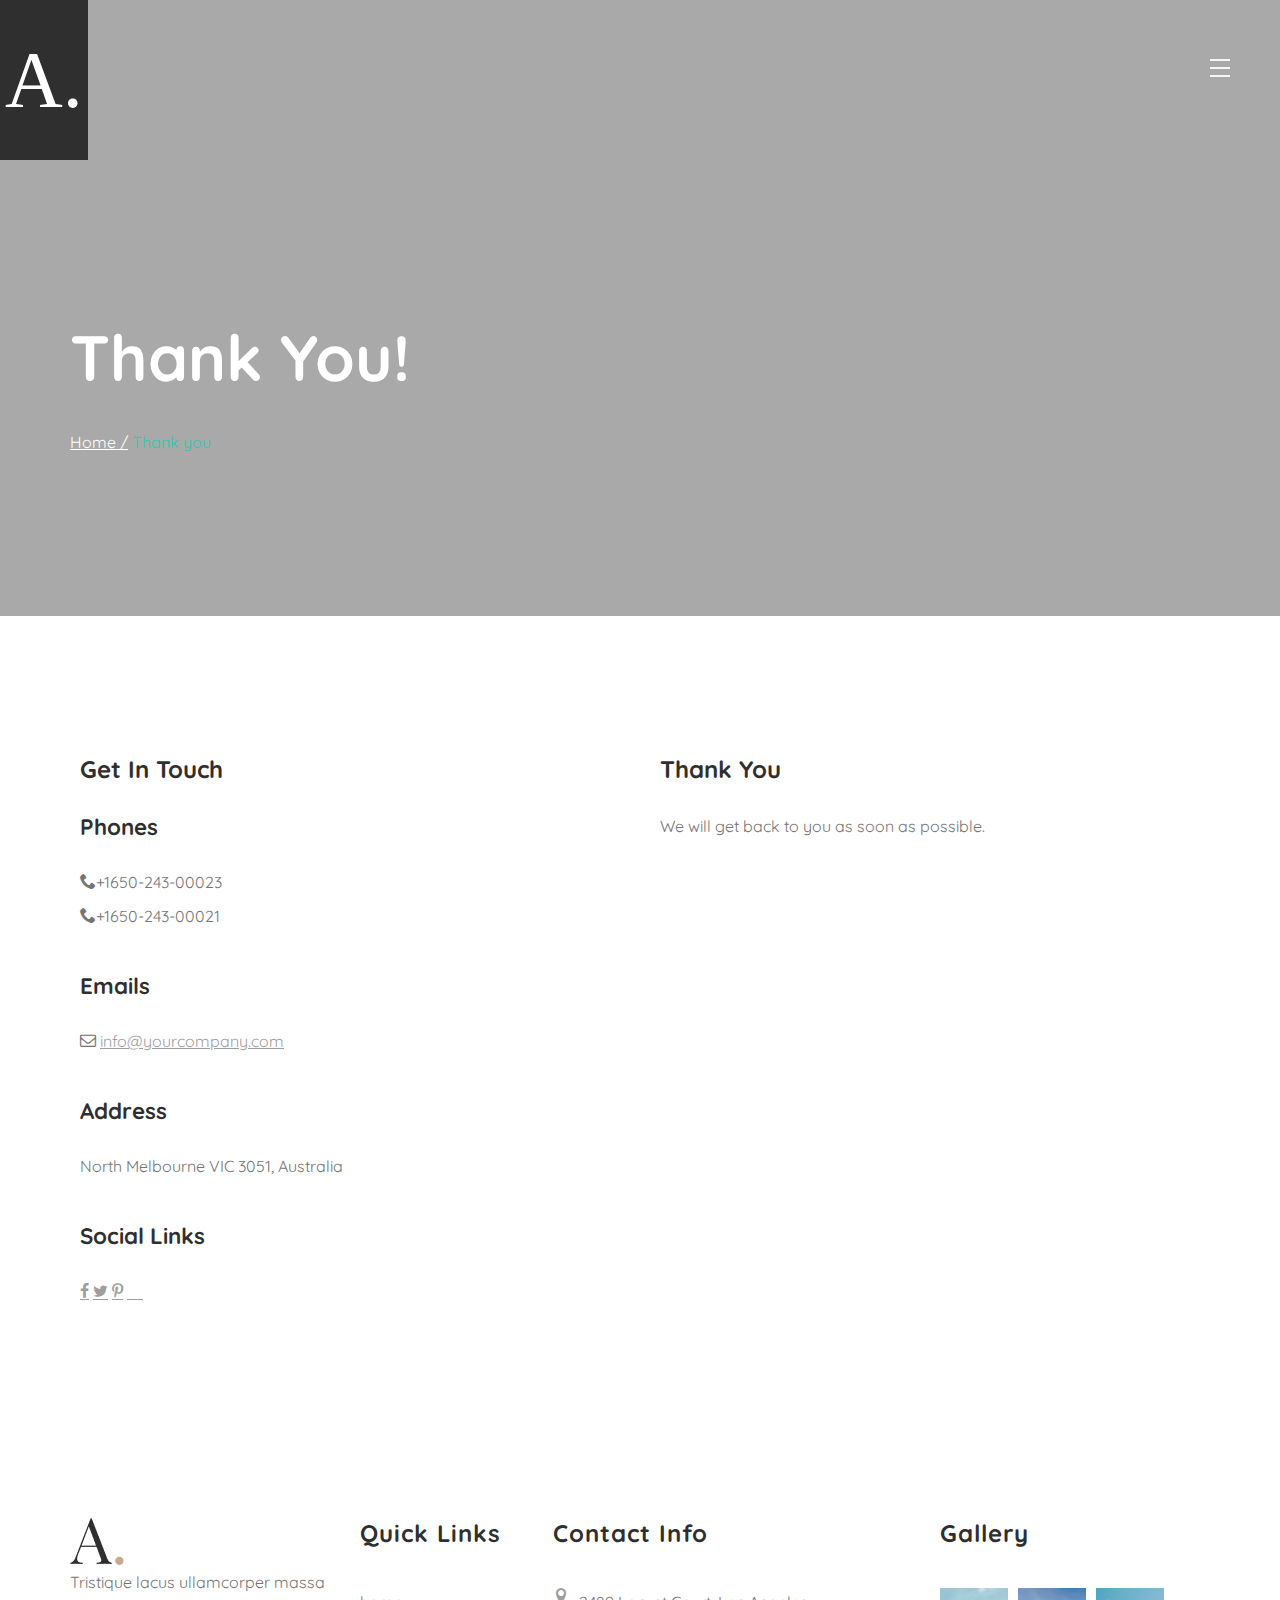
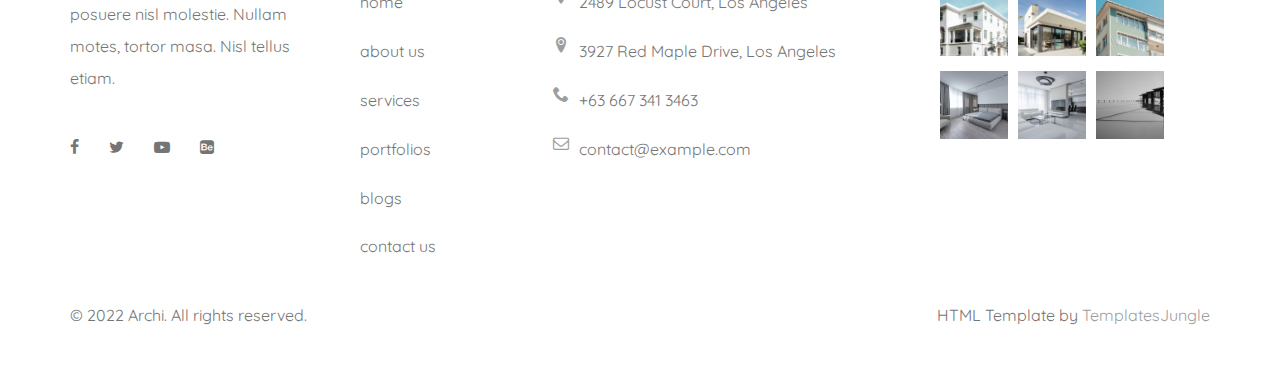
<file: thank-you.html>
<!DOCTYPE html>
<html class="no-js" lang="en">
	<head>
		<title>Architecture Portfolio</title>
		<meta charset="utf-8">
	    <meta http-equiv="X-UA-Compatible" content="IE=edge">
	    <meta name="viewport" content="width=device-width, initial-scale=1.0">
	    <meta name="format-detection" content="telephone=no">
	    <meta name="apple-mobile-web-app-capable" content="yes">
	    <meta name="author" content="">
	    <meta name="keywords" content="">
	    <meta name="description" content="">

	    <link rel="stylesheet" type="text/css" href="css/normalize.css">
	    <link rel="stylesheet" type="text/css" href="icomoon/icomoon.css">
	    <link rel="stylesheet" type="text/css" href="css/vendor.css">
	    <link rel="stylesheet" type="text/css" href="style.css">

		<!-- script
		================================================== -->
		<script src="js/modernizr.js"></script>

	</head>

<body>

<div class="nav nav-overlay">
	<div class="nav__content">
		<ul class="nav__list">
			<li class="nav__list-item active-nav"><a href="index.html" class="hover-target">home</a></li>
			<li class="nav__list-item"><a href="styles.html" class="hover-target">Styles</a></li>
			<li class="nav__list-item"><a href="blog.html" class="hover-target">Blog</a></li>
			<li class="nav__list-item"><a href="single-post.html" class="hover-target">Single Post</a></li>
			<li class="nav__list-item"><a href="contact.html" class="hover-target">Contact us</a></li>
		</ul>
	</div>
</div>

<header id="header">
	<div id="header-wrap">
		<nav id="navbar">
			<div class="main-logo">
				<a href="index.html">A.</a>
			</div>
		</nav>

		<div class="action-menu">

			<div class="side-nav-bar">
			  <input id="menu-toggle" type="checkbox" />
				<label class="menu-btn" for="menu-toggle">
				<span></span>
			   </label>
			</div>
			<!--sidenavbar-->

		</div><!--action-menu-->

	</div><!--header-wrap-->
</header>

<section class="hero-section">
	
	<div class="hero-content parallax-container padding-xlarge" data-parallax="scroll" data-image-src="images/main-banner1.jpg">
		<div class="container">
			<div class="row">
				<div class="col-md-12">			
					<h1 class="page-title">Thank You!</h1>
					<div class="breadcrumbs">
						<span class="item"><a href="index.html">Home /</a></span>
						<span class="item colored">Thank you</span>
					</div>
				</div>
			</div>
		</div>
	</div>

</section>

<section class="contact-information padding-large mt-3">
	<div class="container">
		<div class="row">
				<div class="col-md-6 p-0 mb-3">
					<div class="container">
					<h2>Get in Touch</h2>

				<div class="contact-detail d-flex flex-wrap mt-4">
					<div class="detail mr-6 mb-4">
						<h3>Phones</h3>
						<ul class="list-unstyled">
							<li><i class="icon icon-phone"></i>+1650-243-00023</li>
							<li><i class="icon icon-phone"></i>+1650-243-00021</li>
						</ul>
					</div><!--detail-->
					<div class="detail mb-4">
						<h3>Emails</h3>
						<ul class="list-unstyled">
							<li>
								<i class="icon icon-envelope-o"></i>
								<a href="mailto:info@yourcompany.com">info@yourcompany.com</a>
							</li>
						</ul>
					</div><!--detail-->
					<div class="address detail mb-4">
						<h3>Address</h3>
						<ul class="list-unstyled">
							<li>
								<i class="icon icon-map-marker"></i>
								<span>North Melbourne VIC 3051, Australia</span>
							</li>
						</ul>
					</div><!--detail-->		
								
					<div class="detail mb-4">
						<h3>Social Links</h3>
						<div class="social-links flex-container">
							<a href="#" class="icon icon-facebook"></a>
							<a href="#" class="icon icon-twitter"></a>
							<a href="#" class="icon icon-pinterest-p"></a>
							<a href="#" class="icon icon-youtube"></a>
							<a href="#" class="icon icon-linkedin"></a>
						</div><!--social-links-->
					</div><!--detail-->

				</div><!--contact-detail-->
				</div>
			</div><!--col-md-6-->

			<div class="col-md-6 p-0">
				<div class="container">
					<div class="row">
						<div class="contact-information col-md-12">
						<h2>Thank you</h2>
						<p>We will get back to you as soon as possible.</p>
						</div><!--contact-information-->
					</div>
				</div>
			</div><!--col-md-6-->

		</div>
	</div>
</section>

<footer id="footer">
	<div class="container">
		<div class="row">
			
			<div class="col-md-3">
				
				<div class="footer-menu menu-item-01">
					<img src="images/logo.png" alt="logo" class="footer-logo">
					<p>Tristique lacus ullamcorper massa posuere nisl molestie. Nullam motes, tortor masa. Nisl tellus etiam.</p>
					<div class="social-links">
						<ul>
							<li>
								<a href="#"><i class="icon icon-facebook"></i></a>
							</li>
							<li>
								<a href="#"><i class="icon icon-twitter"></i></a>
							</li>
							<li>
								<a href="#"><i class="icon icon-youtube-play"></i></a>
							</li>
							<li>
								<a href="#"><i class="icon icon-behance-square"></i></a>
							</li>
						</ul>
					</div>
				</div>

			</div>

			<div class="col-md-2">

				<div class="footer-menu menu-item-02">
					<h5>quick links</h5>
					<ul class="menu-list">
						<li class="menu-item">
							<a href="#">home</a>
						</li>
						<li class="menu-item">
							<a href="#">about us </a>
						</li>
						<li class="menu-item">
							<a href="#">services</a>
						</li>
						<li class="menu-item">
							<a href="#">portfolios</a>
						</li>
						<li class="menu-item">
							<a href="#">blogs</a>
						</li>
						<li class="menu-item">
							<a href="#">contact us</a>
						</li>
					</ul>
				</div>

			</div>

			<div class="col-md-4">

				<div class="footer-menu menu-item-03">
					<h5>contact info</h5>
					<ul class="menu-list">
						<li class="menu-item">
							<i class="icon icon-location"></i>2489  Locust Court, Los Angeles
						</li>
						<li class="menu-item">
							<i class="icon icon-location2"></i>3927 Red Maple Drive, Los Angeles
						</li>
						<li class="menu-item">
							<i class="icon icon-phone"></i>+63 667 341 3463
						</li>
						<li class="menu-item">
							<i class="icon icon-envelope-o"></i><a href="#" class="mail-id">contact@example.com</a>
						</li>
					</ul>
				</div>

			</div>

			<div class="col-md-3">

				<div class="footer-menu menu-item-04">
					<h5>Gallery</h5>
					<div class="widget-gallery">
						<a href="images/spacejoy.jpg" data-lightbox-gallery="gallery1" title="Calm Before The Storm (One Shoe Photography Ltd.)" class="image-link"><img src="images/tab1.jpg" alt="house" class="gallery-image"></a>			
						<a href="images/interior.jpg" data-lightbox-gallery="gallery1" title="Grasmere Lake (Phil 'the link' Whittaker (gizto29))" class="image-link"><img src="images/tab2.jpg" alt="house" class="gallery-image"></a>			
						<a href="images/interior.jpg" data-lightbox-gallery="gallery1" title="Grasmere Lake (Phil 'the link' Whittaker (gizto29))" class="image-link"><img src="images/tab3.jpg" alt="house" class="gallery-image"></a>			
						<a href="images/interior.jpg" data-lightbox-gallery="gallery1" title="Grasmere Lake (Phil 'the link' Whittaker (gizto29))" class="image-link"><img src="images/postimg1.jpg" alt="house" class="gallery-image"></a>
						<a href="images/interior.jpg" data-lightbox-gallery="gallery1" title="Grasmere Lake (Phil 'the link' Whittaker (gizto29))" class="image-link"><img src="images/postimg2.jpg" alt="house" class="gallery-image"></a>
						<a href="images/interior.jpg" data-lightbox-gallery="gallery1" title="Grasmere Lake (Phil 'the link' Whittaker (gizto29))" class="image-link"><img src="images/postimg3.jpg" alt="house" class="gallery-image"></a>
					</div>						
				</div>

			</div>

		</div>
	</div>
</footer>

<div id="footer-bottom">
	<div class="container">
		<div class="row">
			<div class="col-md-6">
				<div class="copyright">
					<p>© 2022 Archi. All rights reserved.</p>
				</div>
			</div>
			<div class="col-md-6">
				<div class="copyright text-right">
					<p>HTML Template by <a href="https://www.templatesjungle.com/" target="_blank">TemplatesJungle</a></p>
				</div>
			</div>
		</div>
	</div>
</div>

<script src="js/jquery-3.2.1.min.js"></script>
<script src="js/ui-easing.js"></script>
<script src="js/plugins.js"></script>
<script src="js/script.js"></script>

</body>
</html>
</file>
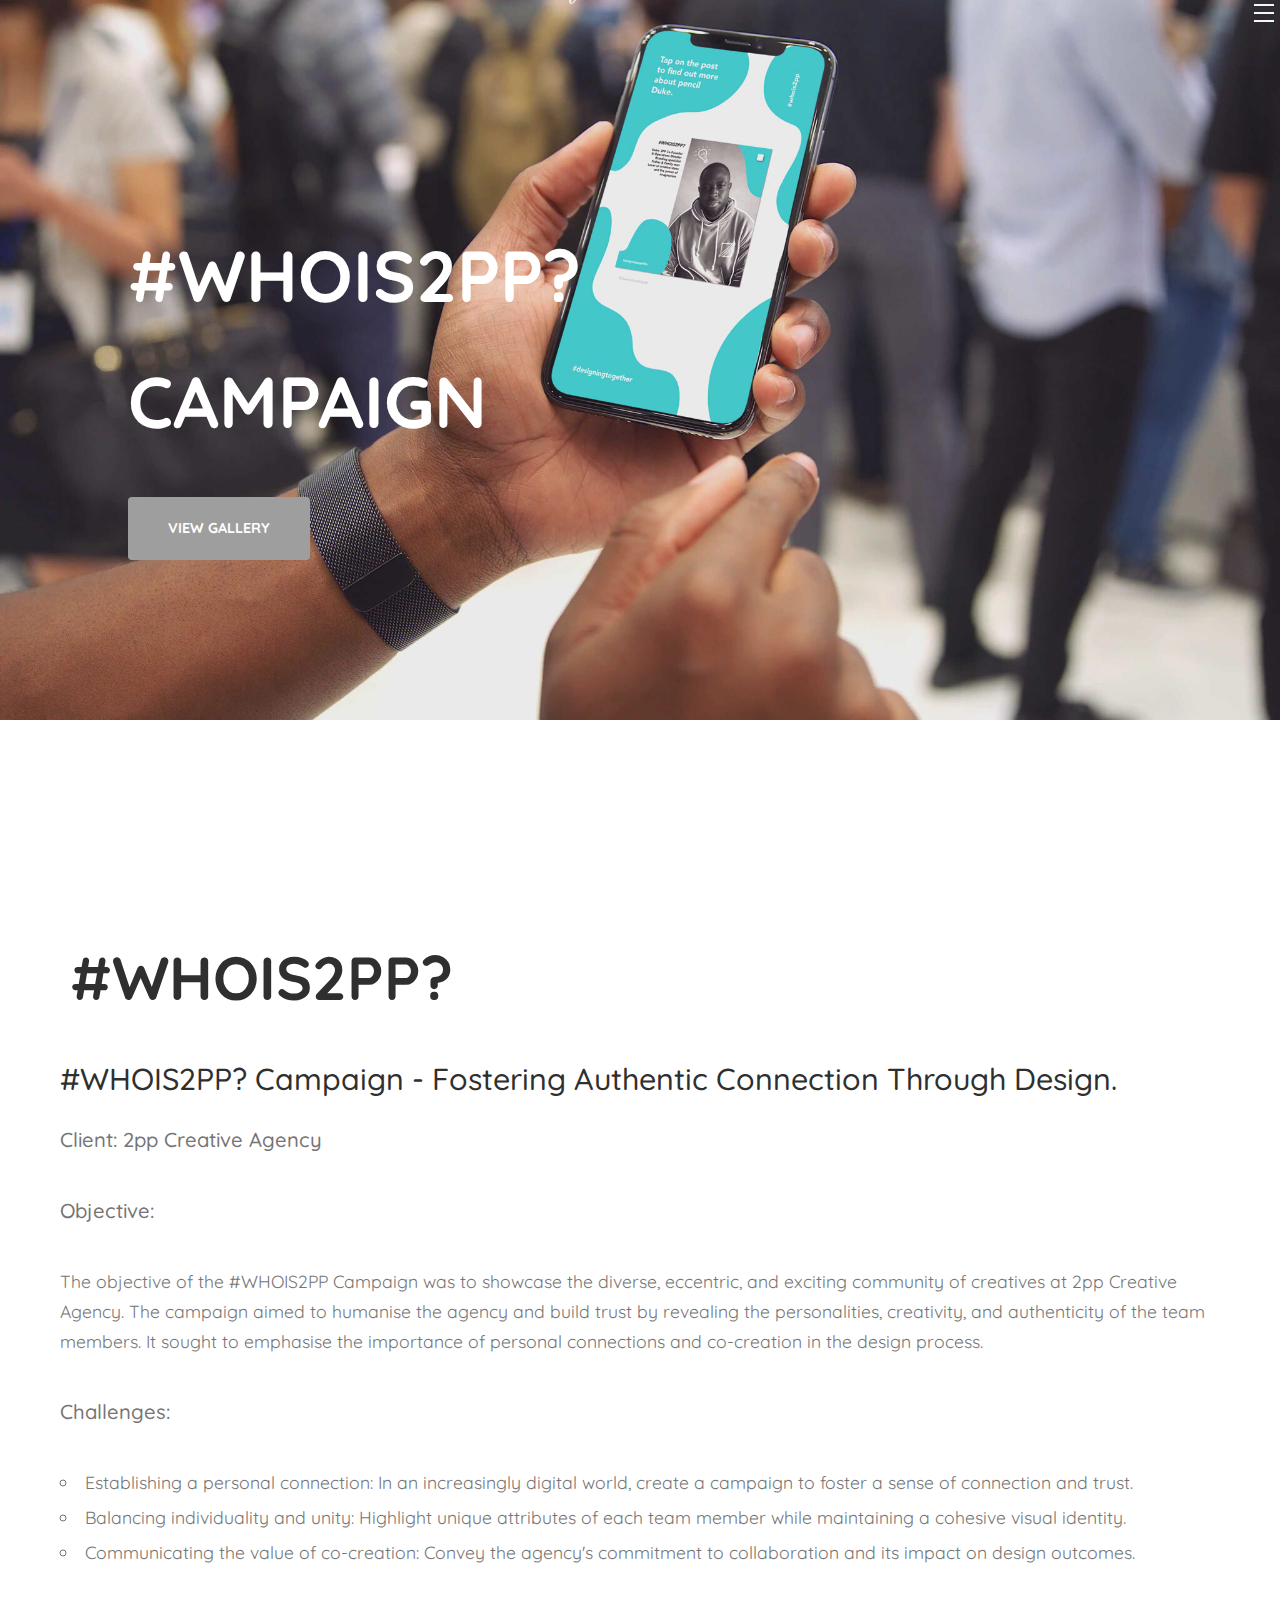
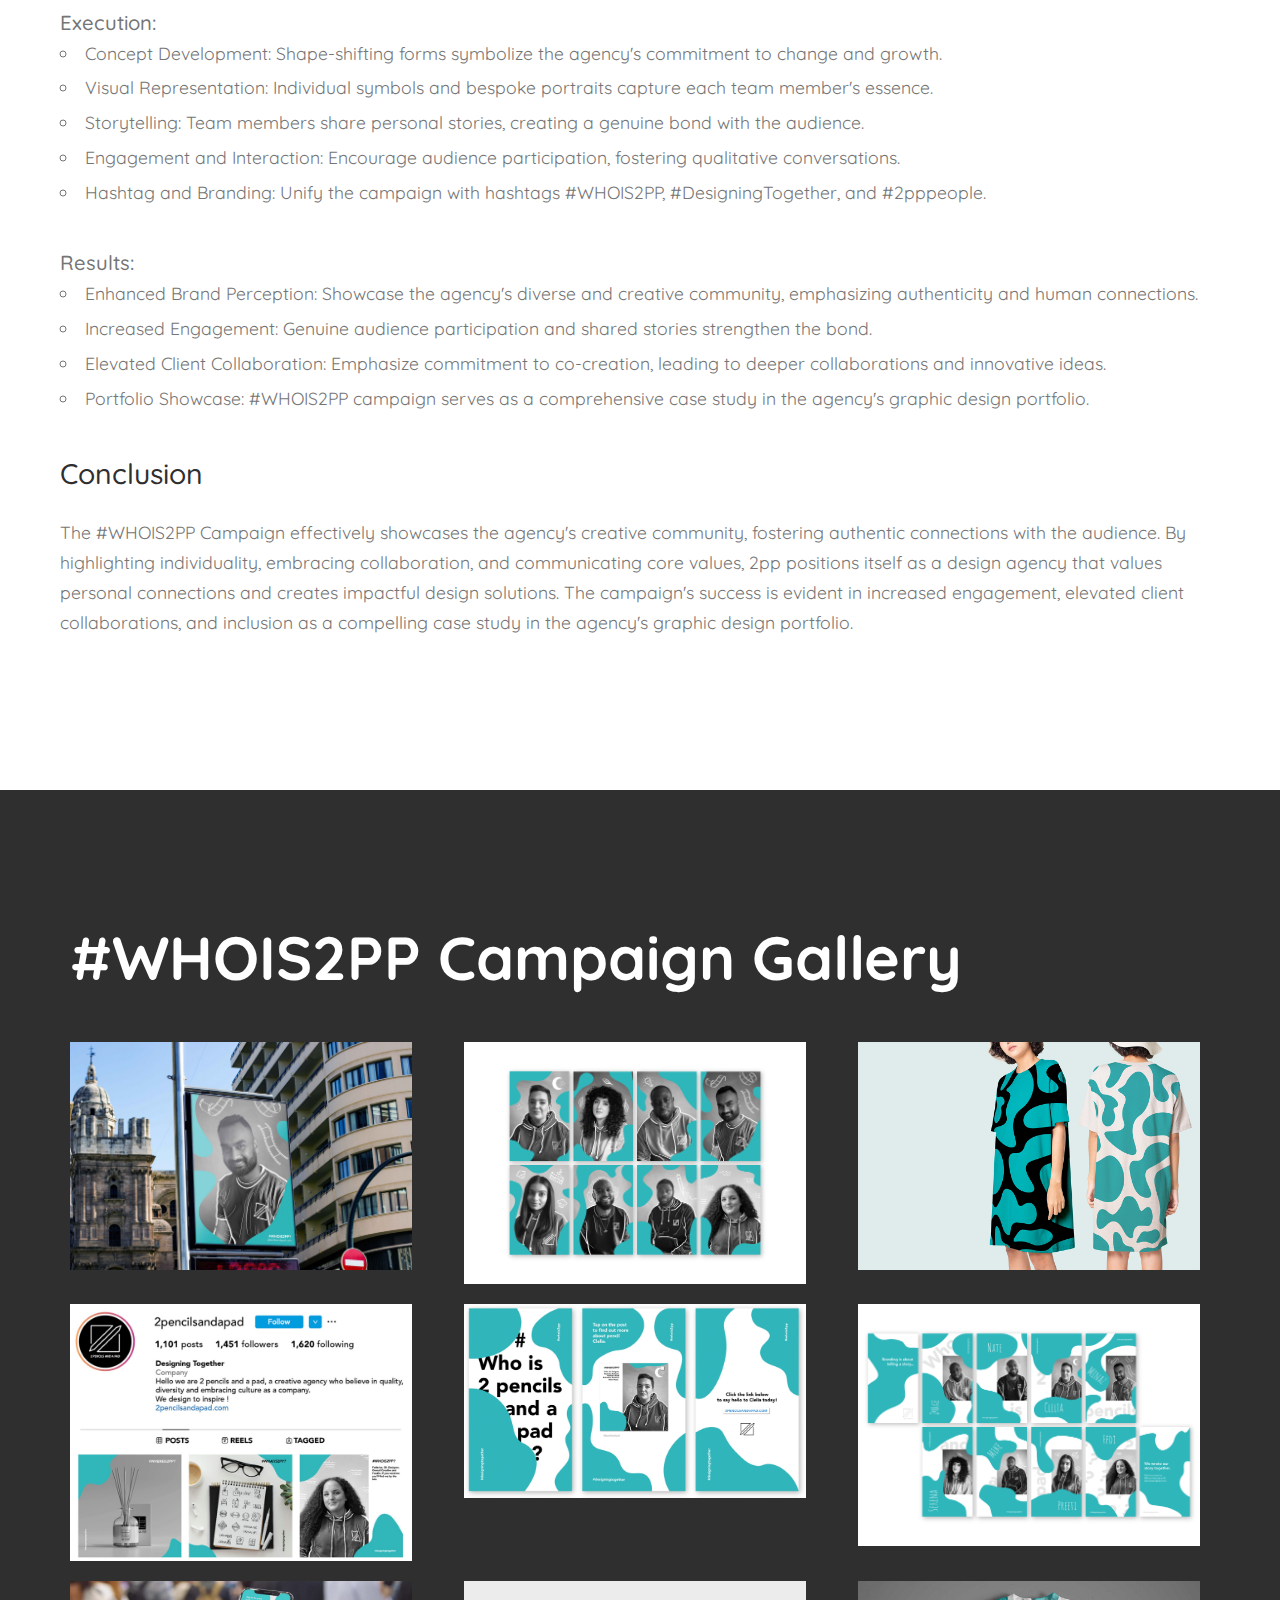
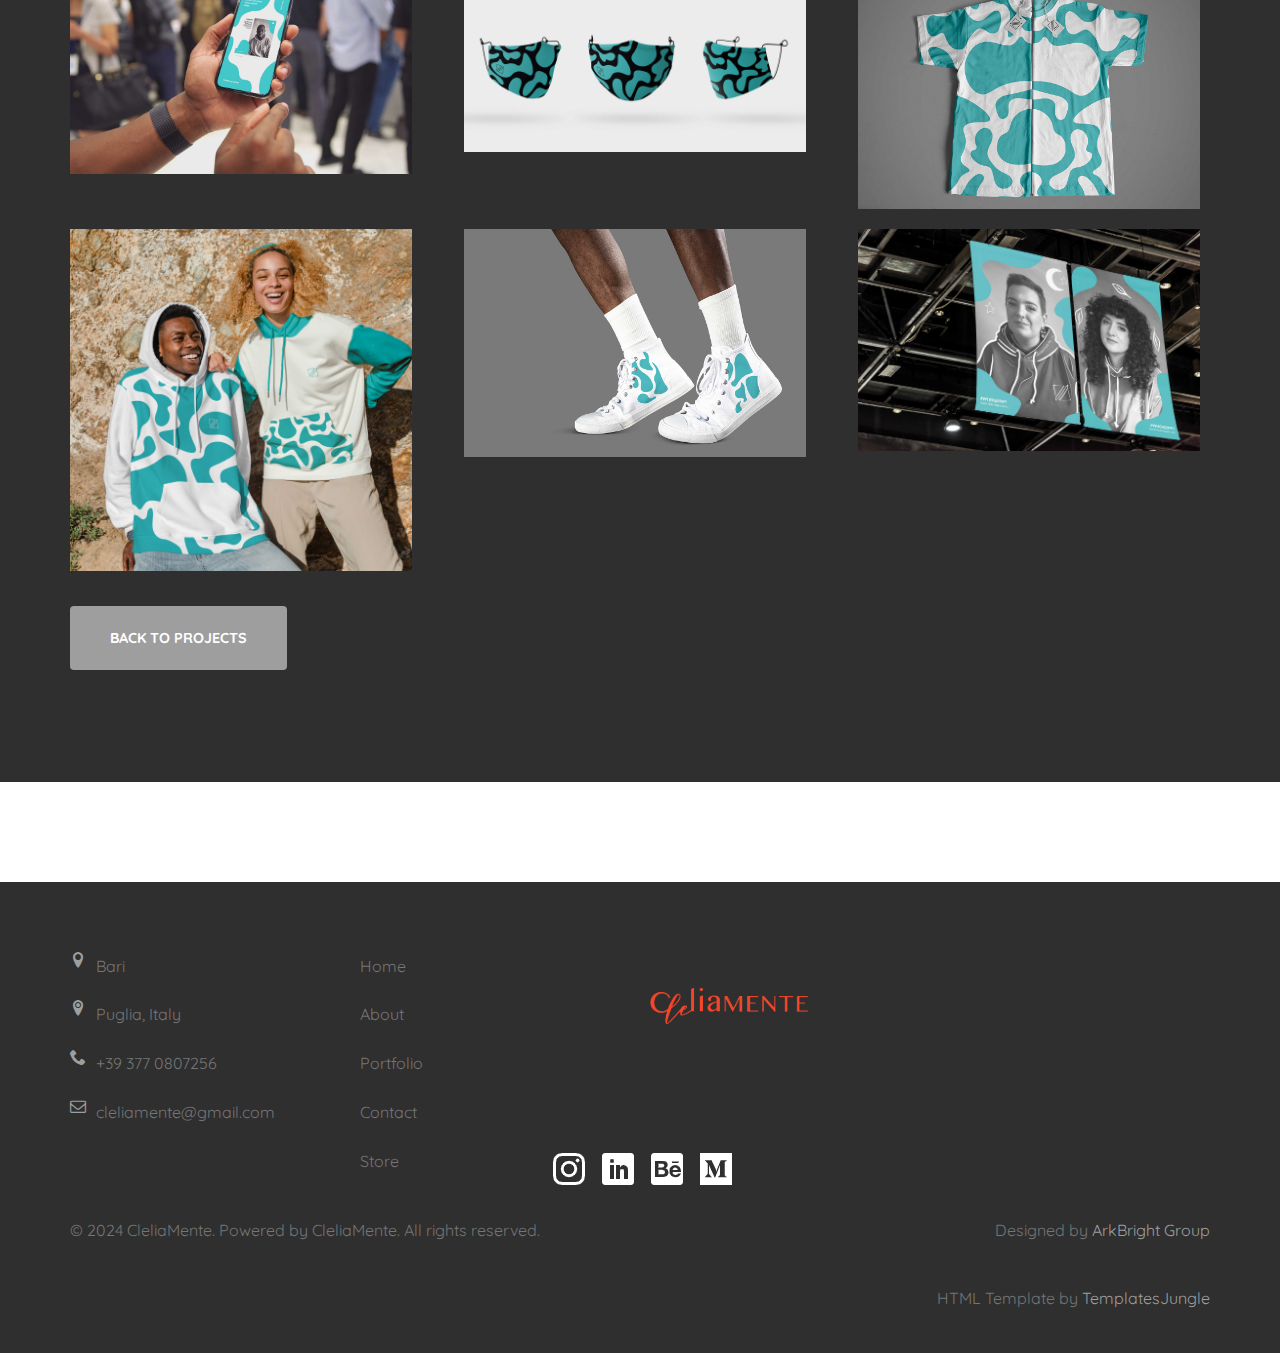
<file: whois2pp.html>
<!DOCTYPE html>
<html class="no-js" lang="en">
	<head>
		<title>#WHOIS2PP? Campaign</title>
		<meta charset="utf-8">
	    <meta http-equiv="X-UA-Compatible" content="IE=edge">
	    <meta name="viewport" content="width=device-width, initial-scale=1.0">
	    <meta name="format-detection" content="telephone=no">
	    <meta name="apple-mobile-web-app-capable" content="yes">
	    <meta name="author" content="">
	    <meta name="keywords" content="">
	    <meta name="description" content="">

	    <link rel="stylesheet" type="text/css" href="css/normalize.css">
	    <link rel="stylesheet" type="text/css" href="icomoon/icomoon.css">
	    <link rel="stylesheet" type="text/css" href="css/vendor.css">
	    <link rel="stylesheet" type="text/css" href="style.css">
		<!-- Favicon  -->
		<link rel="icon" href="images/icons/cleicon.jpg">

		<!-- script
		================================================== -->
		<script src="js/modernizr.js"></script>

	</head>

<body>

<div class="nav nav-overlay">
	<div class="nav__content">
		<ul class="nav__list">
			<li class="nav__list-item"><a href="index.html" class="hover-target">Home</a></li>
			<li class="nav__list-item"><a href="portfolio.html" class="hover-target">Portfolio</a></li>
			<li class="nav__list-item"><a href="about.html" class="hover-target">About</a></li>
			<li class="nav__list-item"><a href="contact.html" class="hover-target">Contact us</a></li>
			<li class="nav__list-item"><a href="https://cleliamente.gumroad.com/" class="hover-target">Store</a></li>
		</ul>
	</div>
</div>

<header id="header">
<!-- <div id="header-wrap">
	<nav id="navbar">
		<div class="main-logo">
			<a href="index.html" class="logo_img"><img src="images/icons/cleiconwhite.png" alt=""></a>
			</a>
		</div>
	</nav> -->

	<div class="action-menu">

		<div class="side-nav-bar">
		  <input id="menu-toggle" type="checkbox" />
			<label class="menu-btn" for="menu-toggle">
			<span></span>
		   </label>
		</div>
		<!--sidenavbar-->

	</div><!--action-menu-->

</div><!--header-wrap-->
</header>

<section id="intro" class="scrollspy-section">
	<div class="main-slider">
		<div class="slider-item">
			<img src="images/whois2pp-2048x1152.jpeg" alt="banner">
			<div class="banner-content">
				<img src="images/CleliamenteLogo1WHITE.png" alt="main-logo" class="logo-img4">
				<h2 class="banner-title">#WHOIS2PP?</h2>
				<h2 class="banner-title">Campaign</h2> <!-- Assuming you want the text "Campaign" underneath the heading -->
				<div class="btn-wrap">
					<a href="#portfolio" class="btn btn-accent btn-xlarge btn-rounded">VIEW GALLERY</a>
				</div>
			</div><!--banner-content--> 
		</div><!--slider-item-->
</section>

<section id="about" class="scrollspy-section padding-large">
	<div class="container">
		<div class="row">
			
			<div class="col-md-12">

				<div class="section-header">
					<div class="title">
						
					</div>
					<h2 class="section-title">#WHOIS2PP?</h2>
				</div>
			</div>

		</div>

		<div class="row">
			<div class="description text-lead">
				<h2><strong>#WHOIS2PP? Campaign - Fostering Authentic Connection Through Design.</strong></h2>
				<p><strong>Client: 2pp Creative Agency</strong></p>
				<p><strong>Objective:</strong></p>
				<p>The objective of the #WHOIS2PP Campaign was to showcase the diverse, eccentric, and exciting community of creatives at 2pp Creative Agency. The campaign aimed to humanise the agency and build trust by revealing the personalities, creativity, and authenticity of the team members. It sought to emphasise the importance of personal connections and co-creation in the design process.</p>
				<p><strong>Challenges:</strong></p>
				<ul>
					<li>Establishing a personal connection: In an increasingly digital world, create a campaign to foster a sense of connection and trust.</li>
					<li>Balancing individuality and unity: Highlight unique attributes of each team member while maintaining a cohesive visual identity.</li>
					<li>Communicating the value of co-creation: Convey the agency's commitment to collaboration and its impact on design outcomes.</li>
					</ul>
					<strong>Execution:</strong>
					<ul>
					<li>Concept Development: Shape-shifting forms symbolize the agency's commitment to change and growth.</li>
					<li>Visual Representation: Individual symbols and bespoke portraits capture each team member's essence.</li>
					<li>Storytelling: Team members share personal stories, creating a genuine bond with the audience.</li>
					<li>Engagement and Interaction: Encourage audience participation, fostering qualitative conversations.</li>
					<li>Hashtag and Branding: Unify the campaign with hashtags #WHOIS2PP, #DesigningTogether, and #2pppeople.</li>
					</ul>
					<strong>Results:</strong>
					<ul>
					<li>Enhanced Brand Perception: Showcase the agency's diverse and creative community, emphasizing authenticity and human connections.</li>
					<li>Increased Engagement: Genuine audience participation and shared stories strengthen the bond.</li>
					<li>Elevated Client Collaboration: Emphasize commitment to co-creation, leading to deeper collaborations and innovative ideas.</li>
					<li>Portfolio Showcase: #WHOIS2PP campaign serves as a comprehensive case study in the agency's graphic design portfolio.</li>
					</ul>
					
				<h3><strong>Conclusion</strong></h3>
				<p>The #WHOIS2PP Campaign effectively showcases the agency's creative community,
					fostering authentic connections with the audience. By highlighting individuality,
					embracing collaboration, and communicating core values, 2pp positions itself as a design agency
					that values personal connections and creates impactful design solutions.
					The campaign's success is evident in increased engagement, elevated client collaborations,
					and inclusion as a compelling case study in the agency's graphic design portfolio.</p>

			</div>

		</div>

	</div>
</section>

<section id="portfolio" class="scrollspy-section bg-dark padding-large">
	<div class="container">
		
		<div class="row">
			<div class="col-md-12">

				<div class="section-header">
					<div class="title">
						
					</div>
					<h2 class="section-title light">#WHOIS2PP Campaign Gallery</h2>
				</div>
			</div>
		</div>
		<br>

		<div class="row">
			<div class="col-md-12">
				
				<div class="portfolio-tabs">

					<div class="tab-content">
					  <div id="all" data-tab-content class="active">
					  	<div class="grid">
				    	  <a href="images/whoisppe.jpg" data-lightbox-gallery="gallery1" title="Calm Before The Storm (One Shoe Photography Ltd.)" class="image-link"><img src="images/whoisppe.jpg"  class="tab-image"></a>
				    	  <a href="images/whois2ppf.png" data-lightbox-gallery="gallery1" title="Calm Before The Storm (One Shoe Photography Ltd.)" class="image-link"><img src="images/whois2ppf.png"  class="tab-image"></a>
				    	  <a href="images/whois2ppg.jpg" data-lightbox-gallery="gallery1" title="Calm Before The Storm (One Shoe Photography Ltd.)" class="image-link"><img src="images/whois2ppg.jpg"  class="tab-image"></a>
				    	  <a href="images/whois2ppb.jpg" data-lightbox-gallery="gallery1" title="Calm Before The Storm (One Shoe Photography Ltd.)" class="image-link"><img src="images/2pencilscropinstag.jpeg"  class="tab-image"></a>
				    	  <a href="images/whois2ppc.png" data-lightbox-gallery="gallery1" title="Calm Before The Storm (One Shoe Photography Ltd.)" class="image-link"><img src="images/2pencilscropinstag2.jpeg"  class="tab-image"></a>
				    	  <a href="images/whois2ppd.png" data-lightbox-gallery="gallery1" title="Calm Before The Storm (One Shoe Photography Ltd.)" class="image-link"><img src="images/whois2ppd.png"  class="tab-image"></a>
						  <a href="images/whois2pp-2048x1152.jpeg" data-lightbox-gallery="gallery1" title="Calm Before The Storm (One Shoe Photography Ltd.)" class="image-link"><img src="images/whois2pp-2048x1152.jpeg"  class="tab-image"></a>
				    	  <a href="images/whois2pph.jpg" data-lightbox-gallery="gallery1" title="Calm Before The Storm (One Shoe Photography Ltd.)" class="image-link"><img src="images/whois2pph.jpg"  class="tab-image"></a>
				    	  <a href="images/whois2ppj.jpg" data-lightbox-gallery="gallery1" title="Calm Before The Storm (One Shoe Photography Ltd.)" class="image-link"><img src="images/whois2ppj.jpg"  class="tab-image"></a>
				    	  <a href="images/whois2ppi.jpg" data-lightbox-gallery="gallery1" title="Calm Before The Storm (One Shoe Photography Ltd.)" class="image-link"><img src="images/whois2ppi.jpg"  class="tab-image"></a>
				    	  <a href="images/whois2ppk.jpg" data-lightbox-gallery="gallery1" title="Calm Before The Storm (One Shoe Photography Ltd.)" class="image-link"><img src="images/whois2ppk.jpg"  class="tab-image"></a>
				    	  <a href="images/whois2ppa.jpg" data-lightbox-gallery="gallery1" title="Calm Before The Storm (One Shoe Photography Ltd.)" class="image-link"><img src="images/whois2ppa.jpg"  class="tab-image"></a>
				    	 </div>
					  </div>
					</div>
					<div class="btn-wrap">
						<a href="portfolio.html" class="btn btn-accent btn-xlarge btn-rounded">back to projects</a>
					</div>

			</div>
		</div>

	</div>
</section>
<footer id="footer" class="bg-dark">
	<div class="container">
		<div class="row">
			
			<div class="col-md-3">
				
				<div class="footer-menu widget-contact-info">
					<h5>Contact info</h5>
					<ul class="menu-list">
						<li class="menu-item">
							<i class="icon icon-location"></i>Bari
						</li> 
						<li class="menu-item">
							<i class="icon icon-location2"></i>Puglia, Italy
						</li>
						<li class="menu-item">
							<i class="icon icon-phone"></i>+39 377 0807256
						</li>
						<li class="menu-item">
							<i class="icon icon-envelope-o"></i><a href="#" class="mail-id">cleliamente@gmail.com</a>
						</li>
					</ul>
				</div>
			</div>

			<div class="col-md-2">

				<div class="footer-menu">
					<h5>Quick links</h5>
					<ul class="menu-list">
						<li class="menu-item">
							<a href="index.html">Home</a>
						</li>
						<li class="menu-item">
							<a href="about.html">About</a>
						</li>
						<li class="menu-item">
							<a href="portfolio.html">Portfolio</a>
						</li>
						<li class="menu-item">
							<a href="contact.html">Contact</a>
						</li>
						<li class="menu-item">
							<a href="https://cleliamente.gumroad.com/">Store</a>
						</li>
					</ul>
				</div>

			</div>

			<div class="col-md-4">

				<div class="footer-menu section-title dark">
					<img src="images/CleliamenteLogo1 RED.png" alt="logo" class="footer-logo">
					<div class="social-icons d-flex justify-content-xl-end mt-3 mt-xl-0">
						<a class="icon" href="https://www.instagram.com/cleliamente/" target="_blank"><img src="./images/icons/icoinstagram.png" alt=""></a>
						<a class="icon" href="https://www.linkedin.com/in/cleliagiannuoli/" target="_blank"><img src="./images/icons/icolinkedin.png" alt=""></a>
						<a class="icon" href="https://www.behance.net/cleliagiannuoli" target="_blank"><img src="./images/icons/behance2.png" alt=""></a>
						<a class="icon" href="https://medium.com/@cleliamente" target="_blank"><img src="./images/icons/icomedium.png" alt=""></a>
					</div>
				</div>

			</div>

		</div>
	</div>


<div id="footer-bottom">
	<div class="container">
		<div class="row">
			<div class="col-md-6">
				<div class="copyright">
					<p>© 2024  CleliaMente. Powered by CleliaMente. All rights reserved.</p>
				</div>
			</div>
			<div class="col-md-6">
				<div class="copyright text-right">
					<p>Designed by <a href="https://malczcodez.online/" target="_blank">ArkBright Group</a></p>
					<p>HTML Template by <a href="https://www.templatesjungle.com/" target="_blank">TemplatesJungle</a></p>
				</div>
			</div>
		</div>
	</div>
</div>
</footer>
<script src="js/jquery-3.2.1.min.js"></script>

<!-- third party jQuery plugins -->
<script src="js/plugins.js"></script>

<!-- custom javascript -->
<script src="js/script.js"></script>

</body>
</html>
</file>
<file: icomoon/icomoon.css>
@font-face {
  font-family: 'icomoon';
  src:  url('fonts/icomoon.eot?ytwj3x');
  src:  url('fonts/icomoon.eot?ytwj3x#iefix') format('embedded-opentype'),
    url('fonts/icomoon.ttf?ytwj3x') format('truetype'),
    url('fonts/icomoon.woff?ytwj3x') format('woff'),
    url('fonts/icomoon.svg?ytwj3x#icomoon') format('svg');
  font-weight: normal;
  font-style: normal;
  font-display: block;
}

[class^="icon-"], [class*=" icon-"] {
  /* use !important to prevent issues with browser extensions that change fonts */
  font-family: 'icomoon' !important;
  speak: never;
  font-style: normal;
  font-weight: normal;
  font-variant: normal;
  text-transform: none;
  line-height: 1;

  /* Better Font Rendering =========== */
  -webkit-font-smoothing: antialiased;
  -moz-osx-font-smoothing: grayscale;
}

.icon-cancel:before {
  content: "\e904";
}
.icon-search:before {
  content: "\e905";
}
.icon-notes:before {
  content: "\e906";
}
.icon-chevron-thin-left:before {
  content: "\e902";
}
.icon-chevron-thin-right:before {
  content: "\e903";
}
.icon-arrow-left:before {
  content: "\e900";
}
.icon-arrow-right:before {
  content: "\e901";
}
.icon-phone:before {
  content: "\e942";
}
.icon-location:before {
  content: "\e947";
}
.icon-location2:before {
  content: "\e948";
}
.icon-mail3:before {
  content: "\ea85";
}
.icon-envelope-o:before {
  content: "\f003";
}
.icon-twitter:before {
  content: "\f099";
}
.icon-facebook:before {
  content: "\f09a";
}
.icon-facebook-f:before {
  content: "\f09a";
}
.icon-bars:before {
  content: "\f0c9";
}
.icon-navicon:before {
  content: "\f0c9";
}
.icon-reorder:before {
  content: "\f0c9";
}
.icon-youtube-play:before {
  content: "\f16a";
}
.icon-behance-square:before {
  content: "\f1b5";
}
.icon-paper-plane:before {
  content: "\f1d8";
}
.icon-send:before {
  content: "\f1d8";
}
.icon-pinterest-p:before {
  content: "\f231";
}
.icon-linkedin:before {
  content: "\eac9";
}
</file>
<file: style.css>
@import url('https://fonts.googleapis.com/css2?family=Quicksand:wght@300&display=swap');
/*
Template Name: Architecture Portfolio
Template URI: https://templatesjungle.com/
Author: TemplatesJungle
Author URI: https://templatesjungle.com/
Description: Architecture Portfolio is specially designed product packaged for Architecture Portfolio by TemplatesJungle.
Version: 1.1
*/

/*------------------------------------------------

CSS STRUCTURE:

1. VARIABLES

2. GENERAL TYPOGRAPHY
  2.1 General Styles
  2.2 Floating & Alignment
  2.3 Forms
  2.4 Lists
  2.5 Code
  2.6 Tables
  2.7 Spacing
  2.8 Utilities
  2.9 Misc
  2.10 Buttons
    - Button Shapes
    - Button Color Scheme
  2.11 Images
    - Image Hover Effects
  2.12 Section
    - Hero Section
    - Section Title
    - Section Paddings
    - Section Margins
    - Section Bg Colors
    - Content colors

3. EXTENDED TYPOGRAPHY
  3.1 Blockquote / Pullquote
  3.2 Dropcap
  3.3 Text Highlights

4. SITE STRUCTURE
  4.1 Header
    - Logo
    - Header Menu
    - Dropdown menu
    - Sticky Header
    - Header Search Form
    - Side Nav Bar
    - Overlay Navigation
  4.2 Homepage Slider
  
  4.4 Homepage section
    - About us
    - Services
    - Subscribe
  4.4 Footer

5. CONTENT ELEMENTS
  5.1 Tabs
  5.2 Accordions
  5.3 Contact
    - Contact form light
  5.4 Iconboxes
  5.5 Testimonials
  5.6 Portfolio Tabs
  5.7 Post Grid

6. BLOG STYLES
  6.1 Blog Single Post
  6.2 Post content
  6.3 About Author
  6.4 Comments List
  6.5 Comments Form
  
7. WIDGET STYLES
  7.1 Gallery Widget

------------------------------------------------*/

/*--------------------------------------------------------------
/** 1. VARIABLES
--------------------------------------------------------------*/
:root {
    /* widths for rows and containers
     */
    --header-height       : 160px;
    --header-height-min   : 80px;
}
/* on mobile devices below 600px
 */
@media screen and (max-width: 600px) {
    :root {
        --header-height : 100px;
        --header-height-min   : 80px;
    }
}
/* Theme Colors */
:root {
    --accent-color       : #9e9e9e;
    --secondary-color    : #C5A992;
    --dark-color         : #2f2f2f;
    --body-text-color    : #757575;
    --light-text-color   : #afafaf;
    --dark-text-color    : #2f2f2f;
}
/* Fonts */
:root {
    --body-font           : "Roboto", sans-serif;
    --heading-font        : "Quicksand", sans-serif;
    --secondary-font      : "Playfair Display", Georgia, serif;
}

/*----------------------------------------------*/
/* 2 GENERAL TYPOGRAPHY */
/*----------------------------------------------*/

/* 2.1 General Styles
/*----------------------------------------------*/
*, *::before, *::after {
  -webkit-box-sizing: border-box;
  -moz-box-sizing: border-box;
  box-sizing: border-box;
}
html {
  box-sizing: border-box;
}
body {
  font-family: 'Quicksand', sans-serif;
  font-size: 16px;
  line-height: 1.8;
  color: var(--body-text-color);
}
body.no-scroll {
    overflow: hidden;
}
a {
  color: var(--accent-color);
  transition: 0.3s color ease-out;
}
a:hover {
  color: #111;
}
ul, ol {
  margin-top: 0;
  margin-bottom: 10px;
  margin-left: 0;
}
ul ul,
ol ul,
ul ol,
ol ol {
  margin-top: 5px;
  margin-bottom: 0;
}
ul li, ol li {
  margin-bottom: 5px;
  outline: 0;
}
ul li.active a{
  color: #daa556;
}
ul li:last-child,
ol li:last-child {
  margin-bottom: 0;
}
dl {
  margin-top: 0;
  margin-bottom: 2rem;
}
dt,
dd {
  line-height: 1.42857143;
}
dt {
  font-weight: bold;
}
dd {
  margin-left: 0;
}
button, input, select, textarea {
  font-family: inherit;
  font-size: inherit;
  line-height: inherit;
  outline: 0;
}
figure {
  margin: 0;
}
img {
  display: inline-block;
  border: 0;
  max-width: 100%;
  height: auto;
  vertical-align: middle;
}
::selection {
  background: rgba(0,0,0,0.8);
  color: #fff;
  text-shadow: none;
}
::-moz-selection {
  background: rgba(0,0,0,0.8);
  color: #fff;
  text-shadow: none;
}

/* image align */
figure.align-right {
  margin: 30px 0 30px 30px;
}

/* Typography */
/*----------------------------------------------*/

h1, .h1, h2, .h2, h3, .h3, h4, .h4, h5, .h5, h6, .h6 {
  line-height: 1.2;
  color: var(--dark-color);
}
h1.light, .h1, h2.light, .h2, h3.light, .h3, h4.light, .h4, h5.light, .h5, h6.light, .h6 {
  color: #fff;
}
h1, h2, h3 {
  margin: 25px 0;
  text-transform: capitalize;
}
h5, h6 {
  letter-spacing: 1px;
}
h1, .h1 {
  font-size: 2.5em;
  line-height: 1.4;
}
h2, .h2 {
  font-size: 1.5em;
  line-height: 1.4;
}
h3, .h3 {
  font-size: 1.4em;
  line-height: 1.4;
}
h4, .h4 {
  font-size: 1.1em;
  line-height: 1.4;
}
h5, .h5 {
  font-size: .83em;
  line-height: 1.25;
}
h6, .h6 {
  font-size: .67em;
  line-height: 1.1;
}
h1 a, h2 a, h3 a, h4 a, h5 a, h6 a {
  font-weight: inherit;
  color: inherit;
  text-decoration: none;
}
p {
   margin: 0 0 20px 0;
}
p:empty {
  display: none;
}
small {
  font-size: 85%;
}
mark {
  background-color: #fcf8e3;
  padding: 0.28rem;
}
dfn, cite, em, i {
  font-style: italic;
}
code, kbd, var {
  font-size: 14px;
}
code {
  background-color: #f9f2f4;
}
abbr {
  border-bottom: 0.1px dotted #666;
  cursor: help;
}
::placeholder {
    color: #999;
}

/*----------------------------------------------*/
/* 2.1 Floating & Alignment */
/*----------------------------------------------*/

.align-left {
  float: left;
  text-align: left;
}
.align-right {
  float: right;
  text-align: right;
}
.align-center {
  display: block;
  margin-left: auto;
  margin-right: auto;
  text-align: center;
}
/**::after,*/
.container::after,
.row::after,
.clearfix::after {
  display: block;
  clear: both;
  content: "";
}

/** Text Align
--------------------------------------------------------------*/

.text-left {
  text-align: left;
}
.text-right {
  text-align: right;
}
.text-center {
  text-align: center;
}
.text-justify {
  text-align: justify;
}
.text-nowrap {
  white-space: nowrap;
}
.text-lead {
  font-size: 110%;
  line-height: 1.7em;
}
.text-lead strong {
  font-size: 115%;
  font-weight: 500;
}
.text-muted {
  color: #777;
}
.text-pri {
  color: #ff9697;
}
.text-hide {
  font: 0/0 a;
  color: transparent;
  text-shadow: none;
  background-color: transparent;
  border: 0;
}

/*------------------------------------------------
/* 2.3 Forms
–––––––––––––––––––––––––––––––––––––––––––––––––– */
input[type="email"],
input[type="number"],
input[type="search"],
input[type="text"],
input[type="tel"],
input[type="url"],
input[type="password"],
textarea,
select {
  height: 38px;
  padding: 6px 10px; /* The 6px vertically centers text on FF, ignored by Webkit */
  background-color: #fff;
  border: 1px solid #D1D1D1;
  border-radius: 4px;
  box-shadow: none;
  box-sizing: border-box; }
/* Removes awkward default styles on some inputs for iOS */
input[type="email"],
input[type="number"],
input[type="search"],
input[type="text"],
input[type="tel"],
input[type="url"],
input[type="password"],
textarea {
  -webkit-appearance: none;
     -moz-appearance: none;
          appearance: none; }
textarea {
  min-height: 65px;
  padding-top: 6px;
  padding-bottom: 6px; }
input[type="email"]:focus,
input[type="number"]:focus,
input[type="search"]:focus,
input[type="text"]:focus,
input[type="tel"]:focus,
input[type="url"]:focus,
input[type="password"]:focus,
textarea:focus,
select:focus {
  border: 1px solid #33C3F0;
  outline: 0; }
label,
legend {
  display: block;
  margin-bottom: .5rem;
  font-weight: 600; }
fieldset {
  padding: 0;
  border-width: 0; }
input[type="checkbox"],
input[type="radio"] {
  display: inline; }
label > .label-body {
  display: inline-block;
  margin-left: .5rem;
  font-weight: normal; }

/*------------------------------------------------
/* 2.4 Lists
–––––––––––––––––––––––––––––––––––––––––––––––––– */
ul {
  list-style: circle inside; }
ol {
  list-style: decimal inside; }
ol, ul {
  padding-left: 0;
  margin-top: 0; }
ul ul,
ul ol,
ol ol,
ol ul {
  margin: 1.5rem 0 1.5rem 3rem;
  font-size: 90%; }
li {
  margin-bottom: 1rem; }

/*------------------------------------------------
/* 2.5 Code
–––––––––––––––––––––––––––––––––––––––––––––––––– */
code {
  padding: .2rem .5rem;
  margin: 0 .2rem;
  font-size: 90%;
  white-space: nowrap;
  background: #F1F1F1;
  border: 1px solid #E1E1E1;
  border-radius: 4px; }
pre > code {
  display: block;
  padding: 1rem 1.5rem;
  white-space: pre; }

/*------------------------------------------------
/* 2.6 Tables
–––––––––––––––––––––––––––––––––––––––––––––––––– */
th,
td {
  padding: 12px 15px;
  text-align: left;
  border-bottom: 1px solid #E1E1E1; }
th:first-child,
td:first-child {
  padding-left: 0; }
th:last-child,
td:last-child {
  padding-right: 0; }

/*------------------------------------------------
/* 2.7 Spacing
–––––––––––––––––––––––––––––––––––––––––––––––––– */
button,
.button {
  margin-bottom: 1rem; }
input,
textarea,
select,
fieldset {
  margin-bottom: 1.5rem; }
pre,
blockquote,
dl,
figure,
table,
p,
ul,
ol,
form {
  margin-bottom: 2.5rem; }

/*------------------------------------------------
/* 2.8 Utilities
–––––––––––––––––––––––––––––––––––––––––––––––––– */
.u-full-width {
  width: 100%;
  box-sizing: border-box; }
.u-max-full-width {
  max-width: 100%;
  box-sizing: border-box; }
.u-pull-right {
  float: right; }
.u-pull-left {
  float: left; }

.list-icon i {
  margin-right: 10px;
}
.list-unstyled {
  list-style: none;
}
.txt-fx .letter {
  opacity: 0;
}

/*------------------------------------------------
/* 2.9 Misc
–––––––––––––––––––––––––––––––––––––––––––––––––– */
hr {
  margin-top: 3rem;
  margin-bottom: 3.5rem;
  border-width: 0;
  border-top: 1px solid #E1E1E1; }

/*--------------------------------------------------------------
/** 2.10 Buttons
--------------------------------------------------------------*/
a.btn,
input[type="button"],
input[type="submit"],
input[type="reset"],
input[type="file"],
button {
  background-image: none;
  background: transparent;
  text-decoration: none !important;
  display: inline-block;
  position: relative;
  border: 1px solid transparent;
  border-radius: 0;
  padding: 0.75em 1.5em;
  margin-top: 15px;
  font-size: 15px;
  font-weight: bold;
  line-height: normal;
  text-align: center;
  text-transform: uppercase;
  color: #fff;
  z-index: 1;
  cursor: pointer;
  white-space: nowrap;
  vertical-align: middle;
  -webkit-transition: all 0.3s ease-in;
  transition: all 0.3s ease-in;
  -ms-touch-action: manipulation;
  touch-action: manipulation;
  -webkit-user-select: none;
  -moz-user-select: none;
  -ms-user-select: none;
  user-select: none;
}
.btn:hover,
.btn:focus,
input[type="button"]:focus,
input[type="button"]:hover,
input[type="submit"]:focus,
input[type="submit"]:hover,
input[type="reset"]:focus,
input[type="reset"]:hover,
input[type="file"]:focus,
input[type="file"]:hover,
button:focus,
button:hover {
  text-decoration: none;
  outline: 0;
}
.light .btn:hover {
  color: #fff;
}
.btn:last-child {
  margin-right: 0;
}
.btn:active,
.btn.btn-outline-light:active,
.btn.btn-outline-dark:active,
.btn.btn-outline-accent:active,
input[type="button"]:active,
input[type="submit"]:active,
input[type="reset"]:active,
input[type="file"]:active,
button:active {
  outline: 0;
  background-image: none;
  -webkit-box-shadow: inset 0 1px 3px rgba(0, 0, 0, 0.3);
  box-shadow: inset 0 1px 3px rgba(0, 0, 0, 0.3);
}
.btn.disabled,
.btn[disabled],
fieldset[disabled] .btn {
  cursor: not-allowed;
  opacity: 0.65;
  box-shadow: none;
}
a.btn.disabled,
fieldset[disabled] a.btn {
  pointer-events: none;
}

/* - Button Sizes
------------------------------------------------------------- */
.btn.btn-small {
  padding: 0.325em 1.7em;
  font-size: 0.65em;
}
.btn.btn-medium {
  padding: 0.5em 1.75em;
  font-size: 0.75em;
}
.btn.btn-large {
  padding: 1em 2.5em;
}
.btn.btn-xlarge {
  padding: 1.5em 2.7em;
  font-size: 0.9em;
}
.btn.btn-image {
  background-color: transparent;
  padding: 0;
  max-height: 50px;
}
.btn.btn-image img {
  max-height: 50px;
}

/* - Button Shapes
------------------------------------------------------------- */
.btn.btn-rounded,
.btn.btn-rounded::after {
  border-radius: 4px;
}
.btn.btn-pill,
.btn.btn-pill::after {
  border-radius: 2em;
}
/* button outline */
.btn.btn-outline-dark,
.btn.btn-outline-light,
.btn.btn-outline-accent {
  background: transparent;
  text-shadow: none;
  box-shadow: none;
}
.btn.btn-outline-dark:hover::after,
.btn.btn-outline-light:hover::after {
  background-color: transparent;
}
.btn.btn-outline-dark {
  border-color: rgba(0,0,0,0.3);
  color: #121212;
}
.btn.btn-outline-dark:hover {
  background: rgba(0,0,0,.03);
  background: #121212;
  border-color: #121212;
  color: #fff;
}
.btn.btn-outline-light {
  border-color: rgba(255,255,255,0.5);
  color: #fff;
}
.btn.btn-outline-light:hover {
  background: rgba(255,255,255,.045);
  background: #fff;
  border-color: #fff;
  color: #121212;
}
.btn.btn-outline-accent {
  background: transparent;
  border-color: var(--accent-color);
  color: var(--accent-color);
}
.btn.btn-outline-accent:hover {
  border-color: var(--dark-color);
  color: var(--dark-color) !important;
}
.btn.btn-outline-light {
  background: transparent;
  border-color: #f4ebf2;
  color: #f4ebf2;
}
.btn.btn-outline-light:hover {
  border-color: var(--accent-color);
  color: var(--accent-color) !important;
}
.btn.btn-full {
  display: block;
  margin: .85em 0;
  width: 100%;
  text-align: center;
}
/* button with line */
.btn-with-line {
  color: #fff;
  position: relative;
}
.btn-with-line:after {
  content: "";
  position: absolute;
  top: 8px;
  right: -66px;
  border-bottom: 2px solid #fff;
  width: 50%;
  z-index: 9;
  transition: 0.3s ease-out;
}
.btn-with-line:hover {
  color: #fff;
}
.btn-with-line:hover:after {
  width: 30%;
  right: -41px;
}
/* - Buttons Color Scheme
------------------------------------------------------------- */
.btn.btn-common {
  background: var(--accent-color);
  color: #fff;
}
.btn.btn-common:hover {
  background: #151515;
  color: #fff;
}
.btn.btn-accent {
  color: #ffffff;
  background-color: var(--accent-color);
}
.btn.btn-accent:hover {
  color: #ffffff !important;
  background-color: #121212;
}
.btn.btn-gray,
.btn.btn-grey {
  background: #9e9e9e;
  color: #fff;
}
.btn.btn-black {
  background: #121212;
  color: #fff;
}
.btn.btn-black:hover {
  background-color: #797979;
}
.btn.btn-white {
  background: #f8f8f8;
  text-shadow: none;
  color: #121212 !important;
}
.btn.btn-white:hover {
  background: var(--accent-color);
  text-shadow: none;
}

/* - Buttons Aligns
------------------------------------------------------------- */
.btn-left{
  text-align: left;
  display: block;
}
.btn-center{
  text-align: center;
  display: block;
}
.btn-right{
  text-align: right;
  display: block;
}

/*----------------------------------------------*/
/* 2.11 Images */
/*----------------------------------------------*/

/* Image hover Effects */
.image-hvr-effect {
  display: flex;
  overflow: hidden;
}
.image-hvr-effect img.post-image {
  transform: scale(1.1);
  will-change: transform;
  transition: transform 0.35s cubic-bezier(0.25, 0.46, 0.45, 0.94);
  z-index: 0;
}
.image-hvr-effect:hover img.post-image {
  transform: scale(1);
}


/*----------------------------------------------*/
/* 2.12 Section */
/*----------------------------------------------*/
/* Hero section
/*----------------------------------------------*/
.hero-section .hero-content {
    padding-top: 18em;
    padding-bottom: 10em;
    display: flex;
    align-items: center;
}
.hero-section {
    position: relative;
    color: #fff;
}
.hero-section::after {
    content: '';
    position: absolute;
    width: 100%;
    height: 100%;
    top: 0;
    left: 0;
    background: rgba(39,39,39,0.4);
    z-index: -1;
}
.hero-section,
.hero-section h1,
.hero-section a,
.hero-section a:hover {
    color: #fff;
}
.hero-section h1 {
    font-size: 4em;
}

@media only screen and (max-width: 768px) {
  .hero-section h1 {
      font-size: 2em;
  }
  .hero-section .hero-content {
      padding-top: 12em;
      padding-bottom: 6em;
  }
}
/*--- Section Title
-----------------------------------------------*/
.section-header {
    position: relative;
}
.section-title {
    font-size: 3.8em;
    line-height: 1;
    font-weight: 900;
}
.section-title2 {
  font-size: 3.8em;
  line-height: 1;
  font-weight: 900;
  text-align: right;
}
.section-header .title span {
    font-size: 14px;
    color: #afafaf;
    letter-spacing: 2px;
    text-transform: uppercase;
    padding-left: 30px;
    position: relative;
}
.section-header span:before {
    content: "";
    border-bottom: 2px solid var(--accent-color);
    position: absolute;
    top: 9px;
    left: 3px;
    width: 14px;
    align-items: center;
}

/* - Section Padding
--------------------------------------------------------------*/
.padding-xsmall {
  padding-top: 0.5em;
  padding-bottom: 0.5em;
}
.padding-small {
  padding-top: 2em;
  padding-bottom: 2em;
}
.padding-medium {
  padding-top: 4em;
  padding-bottom: 4em;
}
.padding-large {
  padding-top: 7em;
  padding-bottom: 7em;
}
.padding-xlarge {
  padding-top: 9.5em;
  padding-bottom: 9.5em;
}
.padding-2xlarge {
  padding-top: 15em;
  padding-bottom: 15em;
}

@media only screen and (max-width: 768px) {
  .padding-small,
  .padding-medium,
  .padding-large,
  .padding-xlarge {
    padding-top: 2em;
    padding-bottom: 2em;
  }
}

/* - Section margin
--------------------------------------------------------------*/
.margin-small {
  margin-top: 3em;
  margin-bottom: 3em;
}
.margin-medium {
  margin-top: 4.5em;
  margin-bottom: 4.5em;
}
.margin-large {
  margin-top: 6em;
  margin-bottom: 6em;
}
.margin-xlarge {
  margin-top: 7.5em;
  margin-bottom: 7.5em;
}

@media only screen and (max-width: 768px) {
  .margin-small,
  .margin-medium,
  .margin-large,
  .margin-xlarge {
    margin-top: 1em;
    margin-bottom: 1em;
  }
}

/* - Section bg colors
--------------------------------------------------------------*/
.bg-dark {
  background: var(--dark-color);
}
.content-light a,
.content-light {
  color: #fff;
}
.content-light a:hover {

}


/*====================================================================*/
/* 3. EXTENDED TYPOGRAPHY */
/*====================================================================*/
/*----------------------------------------------*/
/* 3.1 Blockquote /Pullquote */
/*----------------------------------------------*/
.single-post .content p:first-child,
.quote blockquote, 
blockquote,
.single-post .content blockquote p,
.pullquote-right, .pullquote-left {
  font-size: 27px;
  line-height: 1.4em;
  font-style: italic;
  margin: 0 0 30px;
  padding: 0;
}
.pullquote-right, .pullquote-left {
  width: 40%;
} 
blockquote cite {
  display: block;
  font-size: 0.8em;
  margin-top: 20px;
  font-style: italic;
}
.pullquote-left {
  float: left;
  margin: 20px 20px 20px 0;
} 
.pullquote-right {
  float: right;
  margin: 20px 0 20px 20px;
}
  
/*----------------------------------------------*/
/* 3.2 Dropcap */
/*----------------------------------------------*/
.dropcap {
  display: inline-block; 
  margin: 20px;
  font-size: 4em;
  font-weight: bolder;
  text-transform: uppercase;
  text-align: center;
  color: #111;
  float: left;
} 
.dropcap.colored {
  color: #2bcaae;
}

/*----------------------------------------------*/
/* 3.3 Text Highlights */
/*----------------------------------------------*/
.highlight {
  background: #2bcaae;
  color: #fff;
  padding: 1px 5px;
}
.highlight.light {
  background: #ffff99;
  color: #101010;
} 
.highlight.dark { background: #333; }

.colored { color: #2bcaae !important; }

/*----------------------------------------------*/
/* 4. SITE STRUCTURE */
/*----------------------------------------------*/
/*--------------------------------------------------------------
This is main CSS file that contains custom style rules used in this template
--------------------------------------------------------------*/

/* 4.1 Header
------------------------------------------------------------- */
/* Logo
------------------------------------------------------------- */
.main-logo {
  height: var(--header-height);
  display: flex;
  align-items: center;
  background-color: var(--dark-color);
  padding: 5px;
  margin-right: 10px;
  transition: 0.5s all ease-out;
}
.main-logo a {
  font-family: var(--secondary-font);
  font-size: 5em;
  color: #fff;
  margin: 0 auto;
  text-decoration: none;
  transition: 0.5s all ease-out;
}

.logo_img {
  width: 140px;
}

/* Header Menu
--------------------------------------------------------------*/
header {
  position: absolute;
  top: 0;
  z-index: 10;
  width: 100%;
  height: var(--header-height);
  transition: 0.3s all ease-out;
}
header.fixed {
}
header.nav-up {
      top: -(var(--header-height-min));*/
  top: -160px;
}
#header-wrap {
  display: flex;
  justify-content: space-between;
  align-items: center;
  width: 100%;
}
.onepage-menu #header-wrap {
  background: #fff;
}
.onepage-menu #header-wrap nav#navbar {
  display: flex;
  justify-content: space-between;
  align-items: center;
  width: 50%;
}
nav#navbar ul.menu-list {
  display: flex;
  margin: 0;
  position: relative;
  margin-top: 0; */
  list-style: none;
}
#navbar ul.menu-list li {
  position: relative;
  display: flex;
  margin: 0;
  align-items: center;
}
#navbar ul.menu-list a {
  color: var(--body-text-color);
  line-height: var(--header-height);
  padding: 0 10px;
  text-decoration: none;
  font-size: 1.1em;
  transition: 0.5s all ease-out;
}

/* Dropdown menu 
--------------------------------------------------------------*/
#navbar ul.dropdown-menu {
  position: absolute;
  top: 120px;
  background: #fff;
  width: 240px;
  margin-left: 0;
  margin-top: 0;
  border: 1px solid #d1d1d1;
  display: none;
}
#navbar ul.dropdown-menu li {
  height: auto;
  border-bottom: 1px solid #d1d1d1;
}
#navbar ul.dropdown-menu li a {
  padding: 12px 20px;
  line-height: 1.5em;
}
#navbar .nav-item.dropdown:hover ul.dropdown-menu {
  display: block;
}
#navbar ul.menu-list a:hover {
  color: var(--accent-color);
}

/* Sticky Header
--------------------------------------------------------------*/
header.sticky {
  position: fixed;
  z-index: 10;
  top: 0;
  width: 100%;
  z-index: 10;
}
header.sticky,
header.sticky .main-logo {
  height: var(--header-height-min);
}
header.sticky .main-logo a {
  font-size: 3em;
}
header.sticky .side-nav-bar .menu-btn {
  margin: 0 40px;
}
header.sticky #navbar ul.dropdown-menu {
  top: var(--header-height-min);
}
header.sticky #navbar ul.menu-list > li > a {
  line-height: var(--header-height-min);
}


@media screen and (max-width: 992px){
  nav#navbar ul.menu-list {
    display: none;
  }
}

.logo-img2 {
  width: 380px;
  position: absolute;
  right: 0%;
  top: -350px; }

  .logo-img3 {
    width: 380px;
    position: absolute;
    right: 33%;
    top: -350px; }

    .logo-img4 {
      width: 380px;
      position: absolute;
      left: 50%;
      top: -350px; }
/* - Search Form hover Effects
------------------------------------------------------------- */
#header-wrap .action-menu {
  display: flex;
  align-items: baseline;
  margin-right: 70px;
}
#header-wrap .action-menu span.opennav.openicon {
  cursor: pointer;
}
.action-menu .icon {
  font-size: 18px;
  font-weight: 800;
}
.action-menu .search-bar {
  overflow: hidden;
}
.action-menu .search-bar,
.action-menu .open-icon-wrap {
  width: 40px;
  height: 40px;
  background: #E9E9E9;
  border-radius: 40px;
  margin-right: 25px;
  display: flex;
  justify-content: right;
  align-items: center;
  cursor: pointer;
  transition: 0.3s width cubic-bezier(0, 0.75, 0.49, 0.99);
}
#header-wrap .search-button {
  order: 1;
  padding-right: 10px;
  padding-left: 10px;
  text-decoration: none;
  color: var(--body-text-color);
}
#header-wrap.show .search-bar {
  width: 300px;
}
#header-wrap .search-bar form {
  margin: 0;
}
#header-wrap .search-box .search-input {
  width: 250px;
  border: 0;
  margin-bottom: 0;
  font-weight: 300;
  padding-left: 20px;
  background: #E9E9E9;
}

.action-menu .side-nav-bar .menu-btn a,
.action-menu .searchbar a{
  color: #000;
  text-decoration: none;
  line-height: 2.2;
}
.action-menu .icon.icon-menu-btn:hover {
  color: #fff;
  text-decoration: none;
}
.action-menu .menu-btn a{
  color: #07051a;
  text-decoration: none;
}
.action-menu .icon.icon-menu-btn:hover {
  color: var(--accent-color);
  text-decoration: none;
}

@media screen and (max-width: 992px){
  #header-wrap .action-menu .search-bar {
    display: none;
  }
}
@media screen and (max-width: 575px){
  #header-wrap .action-menu .search-bar {
    display: none;
  }
}


/* - Side Nav Bar
--------------------------------------------------------------*/
.side-nav-bar #menu-toggle {
  opacity: 0;
}
.side-nav-bar #menu-toggle .menu-btn {
  position: fixed;
  top: 25px;
  right: 40px;
  width: 15px;
  height: 25px;
  cursor: pointer;
  z-index: 3;
}
.side-nav-bar #menu-toggle:checked ~ .menu-btn > span {
  transform: rotate(45deg);
  z-index: 2;
}
.side-nav-bar #menu-toggle:checked ~ .menu-btn > span::before {
  top: 0;
  transform: rotate(0);
  background: #f6f6f6;
}
.side-nav-bar #menu-toggle:checked ~ .menu-btn > span::after {
  top: 0;
  transform: rotate(90deg);
  background: #f6f6f6;
}
.side-nav-bar #menu-toggle:checked ~ .side-nav-menu {
  visibility: visible;
  right: 0;
}
.side-nav-bar {
  position: relative;
  left: 98%;
  display: block;
  width: 20px;
  height: 50px;
}
.side-nav-bar .menu-btn {
  display: flex;
  align-items: center;
  position: absolute;
  top: 0;
  right: 0;
  width: 20px;
  height: 26px;
  z-index: 3;
  cursor: pointer;
  transition: 0.5s all ease-out;
}
.onepage-menu .menu-btn > span,
.onepage-menu .menu-btn > span::before,
.onepage-menu .menu-btn > span::after {
  background-color: var(--dark-color);
}
.side-nav-bar .menu-btn > span,
.side-nav-bar .menu-btn > span::before,
.side-nav-bar .menu-btn > span::after {
  display: block;
  position: absolute;
  width: 100%;
  height: 2px;
  background-color: #f6f6f6;
  transition-duration: .25s;
}
.side-nav-bar .menu-btn > span::before {
  content: '';
  top: -8px;
}
.side-nav-bar .menu-btn > span::after {
  content: '';
  top: 8px;
}
/* hide white menu bar while displaying overlay menu */
.nav-active #header-wrap {
  background: none;
}
.nav-active #header-wrap .main-menu,
.nav-active #header-wrap .search-bar {
  display: none;
}

/* Overlay Navigation 
--------------------------------------------------------------*/
.nav-overlay {
  position: fixed;
  z-index: 9;
}
.nav-overlay:before, .nav-overlay:after {
  content: "";
  position: fixed;
  width: 100vw;
  height: 100vh;
  background: rgba(20, 21, 26,0.6);
  border-bottom-left-radius: 200%;
  z-index: -1;
  -webkit-transition: -webkit-transform cubic-bezier(0.77, 0, 0.175, 1) 0.6s, border-radius linear 0.8s;
  transition: -webkit-transform cubic-bezier(0.77, 0, 0.175, 1) 0.6s, border-radius linear 0.8s;
  transition: transform cubic-bezier(0.77, 0, 0.175, 1) 0.6s, border-radius linear 0.8s;
  transition: transform cubic-bezier(0.77, 0, 0.175, 1) 0.6s, -webkit-transform cubic-bezier(0.77, 0, 0.175, 1) 0.6s, border-radius linear 0.8s;
  -webkit-transform: translateX(100%) translateY(-100%);
  transform: translateX(100%) translateY(-100%);
}
.nav-overlay:after {
  background: rgba(9,9,12,1);
  background: var(--dark-color);
  -webkit-transition-delay: 0s;
  transition-delay: 0s;
}
.nav-overlay:before {
  -webkit-transition-delay: .2s;
  transition-delay: .2s;
}
.nav__content {
  position: fixed;
  visibility: hidden;
  top: 50%;
  margin-top: 20px;
  -webkit-transform: translate(0%, -50%);
  transform: translate(0%, -50%);
  width: 100%;
  text-align: center;
}
.nav__list {
  position: relative;
  padding: 0;
  margin: 0;
  z-index: 2;
}
.nav__list-item {
  position: relative;
  display: block;
  -webkit-transition-delay: 0.8s;
  transition-delay: 0.8s;
  opacity: 0;
  text-align: center;
  color: #fff;
  overflow: hidden; 
  font-family: var(--heading-font);
  font-size: 8vh;
  font-weight: 900;
  line-height: 1.15;
  letter-spacing: 3px;
  -webkit-transform: translate(100px, 0%);
  transform: translate(100px, 0%);
  -webkit-transition: opacity .2s ease, -webkit-transform .3s ease;
  transition: opacity .2s ease, -webkit-transform .3s ease;
  transition: opacity .2s ease, transform .3s ease;
  transition: opacity .2s ease, transform .3s ease, -webkit-transform .3s ease;
  margin-top: 0;
  margin-bottom: 0;
}
.nav__list-item a{ 
  position: relative;
  text-decoration: none;
  color: rgba(255,255,255,0.6);
  overflow: hidden; 
  cursor: pointer;
  padding-left: 5px;
  padding-right: 5px;
  font-weight: 900;
  z-index: 2;
  display: inline-block;
  text-transform: uppercase;
    -webkit-transition: all 200ms linear;
    transition: all 200ms linear; 
}
.nav__list-item a:after{ 
  position: absolute;
  content: '';
  top: 50%;
  margin-top: -2px;
  left: 50%;
  width: 0;
  height: 0;
  opacity: 0;
  background-color: var(--accent-color);
  z-index: 1;
    -webkit-transition: all 200ms linear;
    transition: all 200ms linear; 
}
.nav__list-item a:hover:after{ 
  height: 4px;
  opacity: 1;
  left: 0;
  width: 100%;
}
.nav__list-item a:hover{
  color: rgba(255,255,255,1);
}
.nav__list-item.active-nav a{
  color: rgba(255,255,255,1);
}
.nav__list-item.active-nav a:after{ 
  height: 4px;
  opacity: 1;
  left: 0;
  width: 100%;
}
body.nav-active .nav__content {
  visibility: visible;
}
body.nav-active .menu-icon__line {
  background-color: #fff;
  -webkit-transform: translate(0px, 0px) rotate(-45deg);
  transform: translate(0px, 0px) rotate(-45deg);
}
body.nav-active .menu-icon__line-left {
  width: 15px;
  -webkit-transform: translate(2px, 4px) rotate(45deg);
  transform: translate(2px, 4px) rotate(45deg);
}
body.nav-active .menu-icon__line-right {
  width: 15px;
  float: right;
  -webkit-transform: translate(-3px, -3.5px) rotate(45deg);
  transform: translate(-3px, -3.5px) rotate(45deg);
}
body.nav-active .menu-icon:hover .menu-icon__line-left,
body.nav-active .menu-icon:hover .menu-icon__line-right {
  width: 15px;
}
body.nav-active .nav-overlay {
  visibility: visible;
}
body.nav-active .nav-overlay:before, body.nav-active .nav-overlay:after {
  -webkit-transform: translateX(0%) translateY(0%);
  transform: translateX(0%) translateY(0%);
  border-radius: 0;
}
body.nav-active .nav-overlay:after {
  -webkit-transition-delay: .1s;
  transition-delay: .1s;
}
body.nav-active .nav-overlay:before {
  -webkit-transition-delay: 0s;
  transition-delay: 0s;
}
body.nav-active .nav__list-item {
  opacity: 1;
  -webkit-transform: translateX(0%);
  transform: translateX(0%);
  -webkit-transition: opacity .3s ease, color .3s ease, -webkit-transform .3s ease;
  transition: opacity .3s ease, color .3s ease, -webkit-transform .3s ease;
  transition: opacity .3s ease, transform .3s ease, color .3s ease;
  transition: opacity .3s ease, transform .3s ease, color .3s ease, -webkit-transform .3s ease;
}
body.nav-active .nav__list-item:nth-child(0) {
  -webkit-transition-delay: 0.7s;
  transition-delay: 0.7s;
}
body.nav-active .nav__list-item:nth-child(1) {
  -webkit-transition-delay: 0.8s;
  transition-delay: 0.8s;
}
body.nav-active .nav__list-item:nth-child(2) {
  -webkit-transition-delay: 0.9s;
  transition-delay: 0.9s;
}
body.nav-active .nav__list-item:nth-child(3) {
  -webkit-transition-delay: 1s;
  transition-delay: 1s;
}
body.nav-active .nav__list-item:nth-child(4) {
  -webkit-transition-delay: 1.1s;
  transition-delay: 1.1s;
}
body.nav-active .nav__list-item:nth-child(5) {
  -webkit-transition-delay: 1.2s;
  transition-delay: 1.2s;
}
body.nav-active .nav__list-item:nth-child(6) {
  -webkit-transition-delay: 1.3s;
  transition-delay: 1.3s;
}
body.nav-active .nav__list-item:nth-child(7) {
  -webkit-transition-delay: 1.4s;
  transition-delay: 1.4s;
}
body.nav-active .nav__list-item:nth-child(8) {
  -webkit-transition-delay: 1.5s;
  transition-delay: 1.5s;
}
body.nav-active .nav__list-item:nth-child(9) {
  -webkit-transition-delay: 1.6s;
  transition-delay: 1.6s;
}
body.nav-active .nav__list-item:nth-child(10) {
  -webkit-transition-delay: 1.7s;
  transition-delay: 1.7s;
}

@media only screen and (max-width: 575px) {
  .nav__list-item {
    font-size: 5vh;
  }
}

/* 4.2 Homepage Slider
--------------------------------------------------------------*/
#intro {
  position: relative;
}
.main-slider .slick-slide {
  height: 90vh;
}
.main-slider .slider-item {
  position: relative;
}
.main-slider .banner-content {
  position: absolute;
  top: 0;
  right: 30%;
  left: 0;
  width: 50%;
  text-align: left;
  margin: 0 auto;
  margin-top: 250px;
}
.main-slider .banner-content h2.banner-title {
  font-family: 'Quicksand', sans-serif;
  font-size: 4.5em;
  font-weight: 900;
  color: #fff;
  text-transform: uppercase;

}
.main-slider .banner-content h2.banner-title3 {
  font-family: 'Quicksand', sans-serif;
  font-size: 3.5em;
  font-weight: 900;
  color: #fff;
  text-transform: uppercase;

}
.main-slider .banner-content h2.banner-title2 {
  font-family: 'Quicksand', sans-serif;
  font-size: 2.5em;
  font-weight: 900;
  color: #000;
  text-transform: none;

}
#intro .button-container {
  display: flex;
  position: absolute;
  bottom: 0;
  right: 0;
}
#intro .button-container button.slick-arrow {
  font-size: 1.6em;
  line-height: 0;
  font-weight: 900;
  color: #fff;
  /* background: var(--dark-color); */
  padding: 20px;
  margin: 0;
}
#intro .button-container button.slick-arrow:hover,
#intro .button-container button.slick-arrow:focus {
  background: var(--accent-color);
  outline: none;
}

@media only screen and (max-width: 1600px) {
  .main-slider .banner-content .btn-wrap {
    margin: 30px 0;
  }
  .main-slider .banner-content {
    margin-top: 200px;
  }
}

@media only screen and (max-width: 1399px) {
  .main-slider .banner-content h2.banner-title {
    font-size: 4.5em;
  }
}

@media only screen and (max-width: 1199px) {
  .main-slider .banner-content {
    margin-top: 150px;
  }
  .main-slider .banner-content h2.banner-title {
    font-size: 4em;
  }
}

@media only screen and (max-width: 992px) {
  .main-slider .banner-content {
    margin-top: 100px;
  }
  .main-slider .banner-content h2.banner-title {
    font-size: 3.5em;
  }
}

@media only screen and (max-width: 876px) {
  .main-slider .banner-content h2.banner-title {
    font-size: 3em;
  }
}

@media only screen and (max-width: 768px) {
  .main-slider .banner-content h2.banner-title {
    font-size: 3em;
  }
  #intro .button-container {
    bottom: 0;
  }
}

@media only screen and (max-width: 575px) {
  .main-slider .banner-content {
    margin-top: 180px;
  }
  .main-slider .banner-content {
    width: 90%;
  }
  .main-slider .slider-item {
    height: 500px;
  }
  .main-slider .slider-item img {
    height: 100%;
    max-width: fit-content;
  }
}

/*----- About us Section
--------------------------------------------------------------*/
#about figure {
  margin-right: 50px;
}
#about img.single-image {
  width: 100%;
  height: 600px;
  object-fit: cover;
}

@media only screen and (max-width: 768px) {
  #about img.single-image {
    height: auto;
  }
}
/*----- Services Section
--------------------------------------------------------------*/
.services-item {
  position: relative;
  margin-top: 60px;
  margin-right: 100px;
}
.services-item:last-child {
  margin-right: 0;
}
.services-item .number {
  font-family: var(--heading-font);
  font-size: 5em;
  font-weight: 900;
  color: #F4F4F4;
  position: absolute;
  top: -69px;
  left: -22px;
  z-index: -1;
}
.services-item p {
  line-height: 2;
}

@media only screen and (max-width: 1199px) {
  .services-item {
    margin-right: 50px;
  }
}
@media only screen and (max-width: 600px) {
  .services-item {
    margin-bottom: 50px;
  }  
  .services-item:last-child {
    margin-right: 50px;
  }
}

/*----- Portfolio Section
--------------------------------------------------------------*/
.lightbox-item {
  position: relative;
}
.hover-image {
  position: absolute;
  top: 0;
  left: 0;
  opacity: 0;
  width: 60%; /* Adjust to your desired width */
  height: auto;
  transition: opacity 0.5s ease;
}
.lightbox-item:hover .hover-image {
  opacity: 8;
  width: 30%;
}
.lightbox-item img {
  width: 150%;
  height: auto;
}

.indexport {
  text-decoration: none; /* Remove underline for all <p> elements within <a> tags */
  font-size: 1.5em;
}

/*----- Subscribe Section
--------------------------------------------------------------*/
#subscribe figure.subscribe-image {
  margin-bottom: 60px;
  margin-right: 30px;
}
.subscribe-content input[type="text"] {
  width: 100%;
  height: 65px;
  border: 1px solid #dfdfdf;
  padding-left: 20px;
  margin-bottom: 0;
  text-transform: capitalize;
}
.subscribe-content button.btn-subscribe {
  width: 100%;
}

@media only screen and (max-width: 768px) {
  #subscribe .subscribe-content {
    width: 90%;
  }
}


/*--------------------------------------------------------------
/** 4.4 Footer
--------------------------------------------------------------*/
footer#footer {
  margin-top: 100px;
}
#footer img.footer-logo {
  margin-bottom: 1px;
}
.footer-menu {
  margin-right: 15px;
}
.footer-menu a {
  text-decoration: none;
}
.footer-menu h5 {
  font-size: 1.5em;
  margin-top: 0;
  margin-bottom: 40px;
  text-transform: capitalize;
}
.footer-menu p {
  line-height: 2;
}
.footer-menu .menu-list i.icon {
  padding-right: 10px;
  color: var(--accent-color);
}
.footer-menu .social-links ul {
  display: flex;
  list-style: none;
}
.footer-menu .social-links li {
  margin-right: 30px;
}
.footer-menu .social-links a {
  color: #757575;
}
.footer-menu .social-links a:hover {
  color: #111;
}
.footer-menu .menu-list li.menu-item {
  margin-bottom: 20px;
}
.footer-menu .menu-item {
  display: flex;
}
.footer-menu .menu-item a {
  position: relative;
  transition: 0.3s ease-out;
  color: var(--body-text-color);
  text-decoration: none;
}
.footer-menu .menu-item a:hover {
  padding-left: 20px;
  color: #111;
}
.footer-menu .menu-item a:hover:before {
  content: "";
  border-bottom: 2px solid var(--accent-color);
  position: absolute;
  top: 12px;
  left: 3px;
  width: 14px;
  align-items: center;
}

.social-icons a img {
  -webkit-transition: all .15s ease-in;
  transition: all .15s ease-in;
}

.social-icons a img:hover {
  opacity: 0.9;
  -webkit-transform: translateY(-2px) scale(1.1);
          transform: translateY(-2px) scale(1.1);
}

/* Footer bottom */
#footer-bottom {

  padding-top: 0px;
  margin-top: 0px;
}
#footer-bottom a {
  text-decoration: none;
}
@media only screen and (max-width: 768px) {

  #footer-bottom .copyright,
  #footer-bottom .text-right {
    text-align: center;
  }
}

/*====================================================================*/
/* 5. CONTENT ELEMENTS */
/*====================================================================*/

/*--------------------------------------------------------------
/** 5.1 General Tabs
--------------------------------------------------------------*/
.nav {
  display: flex;
  flex-wrap: wrap;
  padding-left: 0;
  margin-bottom: 0;
  list-style: none;
}

.nav-link {
  display: block;
  padding: 0.5rem 1rem;
  text-decoration: none;
  transition: color 0.15s ease-in-out, background-color 0.15s ease-in-out, border-color 0.15s ease-in-out;
}
@media (prefers-reduced-motion: reduce) {
  .nav-link {
    transition: none;
  }
}
.nav-link:hover, .nav-link:focus {
  color: var(--accent-color);
}
.nav-link.disabled {
  color: #6c757d;
  pointer-events: none;
  cursor: default;
}

.nav-tabs {
  border-bottom: 1px solid #dee2e6;
}
.nav-tabs .nav-link {
  color: #999;
  padding: 10px 30px;
  margin-bottom: -1px;
  background: none;
  border: 1px solid transparent;
  border-top-left-radius: 0.25rem;
  border-top-right-radius: 0.25rem;
}
.nav-tabs .nav-link:hover, .nav-tabs .nav-link:focus {
  border-color: #e9ecef #e9ecef #dee2e6;
  isolation: isolate;
}
.nav-tabs .nav-link.disabled {
  color: #6c757d;
  background-color: transparent;
  border-color: transparent;
}
.nav-tabs .nav-link.active,
.nav-tabs .nav-item.show .nav-link {
  color: #495057;
  background-color: #fff;
  border-color: #dee2e6 #dee2e6 #fff;
}
.nav-tabs .dropdown-menu {
  margin-top: -1px;
  border-top-left-radius: 0;
  border-top-right-radius: 0;
}

.nav-pills .nav-link {
  background: none;
  border: 0;
  border-radius: 0.25rem;
}
.nav-pills .nav-link.active,
.nav-pills .show > .nav-link {
  color: #fff;
  background-color: #0d6efd;
}

.nav-fill > .nav-link,
.nav-fill .nav-item {
  flex: 1 1 auto;
  text-align: center;
}

.nav-justified > .nav-link,
.nav-justified .nav-item {
  flex-basis: 0;
  flex-grow: 1;
  text-align: center;
}

.nav-fill .nav-item .nav-link,
.nav-justified .nav-item .nav-link {
  width: 100%;
}

.bootstrap-tabs .tab-content {
  padding: 20px 0;
}
.bootstrap-tabs .tab-content > .tab-pane {
  display: none;
}
.bootstrap-tabs .tab-content > .active {
  display: block;
}

/*--------------------------------------------------------------
/** 5.2 Accordions
--------------------------------------------------------------*/
.fade {
  transition: opacity 0.15s linear;
}
@media (prefers-reduced-motion: reduce) {
  .fade {
    transition: none;
  }
}
.fade:not(.show) {
  opacity: 0;
}
.collapse:not(.show) {
  display: none;
}
.collapsing {
  height: 0;
  overflow: hidden;
  transition: height 0.35s ease;
}
@media (prefers-reduced-motion: reduce) {
  .collapsing {
    transition: none;
  }
}
.accordion-button {
  position: relative;
  display: flex;
  align-items: center;
  width: 100%;
  padding: 1rem 1.25rem;
  font-size: 1rem;
  color: #212529;
  text-align: left;
  background-color: #fff;
  border: 0;
  border-radius: 0;
  box-shadow: none;
  overflow-anchor: none;
  transition: color 0.15s ease-in-out, background-color 0.15s ease-in-out, border-color 0.15s ease-in-out, box-shadow 0.15s ease-in-out, border-radius 0.15s ease;
}
@media (prefers-reduced-motion: reduce) {
  .accordion-button {
    transition: none;
  }
}
.accordion-button:not(.collapsed) {
  color: var(--accent-color);
  /*box-shadow: inset 0 -1px 0 rgba(0, 0, 0, 0.125);*/
}
.accordion-button:not(.collapsed)::after {
  background-image: url("data:image/svg+xml,%3csvg xmlns='http://www.w3.org/2000/svg' viewBox='0 0 16 16' fill='%230c63e4'%3e%3cpath fill-rule='evenodd' d='M1.646 4.646a.5.5 0 0 1 .708 0L8 10.293l5.646-5.647a.5.5 0 0 1 .708.708l-6 6a.5.5 0 0 1-.708 0l-6-6a.5.5 0 0 1 0-.708z'/%3e%3c/svg%3e");
  transform: rotate(-180deg);
}
.accordion-button::after {
  flex-shrink: 0;
  width: 1.25rem;
  height: 1.25rem;
  margin-left: auto;
  content: "";
  background-image: url("data:image/svg+xml,%3csvg xmlns='http://www.w3.org/2000/svg' viewBox='0 0 16 16' fill='%23212529'%3e%3cpath fill-rule='evenodd' d='M1.646 4.646a.5.5 0 0 1 .708 0L8 10.293l5.646-5.647a.5.5 0 0 1 .708.708l-6 6a.5.5 0 0 1-.708 0l-6-6a.5.5 0 0 1 0-.708z'/%3e%3c/svg%3e");
  background-repeat: no-repeat;
  background-size: 1.25rem;
  transition: transform 0.2s ease-in-out;
}
@media (prefers-reduced-motion: reduce) {
  .accordion-button::after {
    transition: none;
  }
}
.accordion-button:hover {
  z-index: 2;
}
.accordion-button:focus {
  z-index: 3;
  outline: 0;
  box-shadow: none;
}
.accordion-header {
  margin-bottom: 0;
}
.accordion-item {
  background-color: #fff;
  border-bottom: 1px solid rgba(0, 0, 0, 0.125);
}
.accordion-body {
  padding: 1rem 1.25rem;
}

.accordion-flush .accordion-collapse {
  border-width: 0;
}
.accordion-flush .accordion-item {
  border-right: 0;
  border-left: 0;
  border-radius: 0;
}
.accordion-flush .accordion-item:first-child {
  border-top: 0;
}
.accordion-flush .accordion-item:last-child {
  border-bottom: 0;
}
.accordion-flush .accordion-item .accordion-button {
  border-radius: 0;
}


/*--------------------------------------------------------------
/** 5.3 Contact
--------------------------------------------------------------*/
/* contact section */
#contact .left-content {
  padding-right: 100px;
}
#contact .right-content {
  width: 100%;
  background: #fff;
  padding: 88px 83px;
}

.quotar {
  text-transform: none;
}

@media only screen and (max-width: 1170px) {
    #contact .left-content {
      margin-right: 60px;
    }
}

@media only screen and (max-width: 992px) {
    #contact .left-content {
      margin-right: 10px;
  }
    #contact input[type="text"], #contact textarea {
      width: 420px;
  }
    #contact .right-content {
      padding: 60px;
  }
}

@media only screen and (max-width: 820px) {
  #contact .grid {
    flex-wrap: wrap;
  }
  #contact input[type="text"], 
  #contact textarea {
    width: 100%;
  }
  #contact .left-content {
    margin-right: 0;
    padding-right: 0;
  }
  #contact .right-content {
    width: 100%;
    padding: 40px;
    margin-top: 40px;
  }
}

/* Contact form light
--------------------------------------------------------------*/
.form-light {
  margin-bottom: 0;
}
.form-light p {
  margin-bottom: 0;
}
.form-light input[type="text"],
.form-light input[type="email"],
.form-light textarea {
  width: 100%;
  height: 54px;
  color: #ccc;
  font-style: italic;
  background: none;
  border: 1px solid #666;
  padding-left: 25px;
  margin-bottom: 20px;
}
.form-light ::-webkit-input-placeholder {
  color: #999;
}
.form-light :-ms-input-placeholder {
  color: #999;
}
.form-light textarea {
  height: 118px;
  color: #ccc;
  padding-top: 20px;
}
.form-light .error {
  color: #cf4f4f;
}

/* 5.4 Iconboxes
--------------------------------------------------------------*/
.iconbox {
  display: flex;
}
.iconbox i.icon {
  font-size: 2em;
  color: var(--dark-color);
  margin-right: 25px;
}
.iconbox .detail {
  margin-bottom: 60px;
}
.iconbox .detail p {
  margin-bottom: 0;
}
.iconbox strong {
  font-size: 1.25em;
  color: var(--dark-color);
  text-transform: uppercase;
}

/* 5.5 Testimonials
--------------------------------------------------------------*/
.testimonial-image {
  height: 484px;
  margin-right: 60px;
}
.testimonial-block {
  margin-top: 50px;
}
.testimonial-block .testimonials-inner q {
  font-family: var(--secondary-font);
  font-size: 1.25em;
  line-height: 2;
  display: block;
  margin-bottom: 45px;
}
.testimonial-block .testimonial-author .name {
  font-size: 1.4em;
  font-weight: 900;
}

@media only screen and (max-width: 575px) {
  img.review-image {
    width: 100%;
    height: auto;
  }
}
/*--------------------------------------------------------------
/** 5.6 Portfolio Tabs
--------------------------------------------------------------*/
.portfolio-tabs .tab-content {
  position: relative;
}
.portfolio-tabs .tab-content .grid {
  flex-wrap: wrap;
  display: flex;
  justify-content: space-between;
}
.portfolio-tabs [data-tab-content] {
  opacity: 0;
  visibility: hidden;
  height: 0;
}
.portfolio-tabs .active[data-tab-content] {
  opacity: 1;
  visibility: visible;
  height: auto;
}
.portfolio-tabs .tabs {
  display: flex;
  flex-wrap: wrap;
  margin: 55px 0;
  list-style: none;
}
.portfolio-tabs .tabs .tab {
  cursor: pointer;
  padding: 10px 20px;
  border-radius: 50px;
  margin-right: 20px;
  border: 1px solid #777;
  text-transform: uppercase;
  transition: all 0.3s ease-out;
}
.portfolio-tabs .tabs .tab.active,
.portfolio-tabs .tabs .tab:hover {
  background-color: #fff;
  color: var(--dark-color);
}
.portfolio-tabs .tab-content .grid {
  display: flex;
  justify-content: space-between;   
}
.portfolio-tabs .tab-content a {  
  display: block;
  width: 30%;
  margin-right: 10px;
  margin-bottom: 20px;
  overflow: hidden;
}
.portfolio-tabs .tab-content a img {
  object-fit: cover;
  transition: transform 0.3s ease-in-out;
}
.portfolio-tabs .tab-content a:hover img {
  transform: scale(1.1);
}

@media only screen and (max-width: 992px) {
  .portfolio-tabs .tab-content a {
    width: 48%;
  }
}

@media only screen and (max-width: 850px) {
  .portfolio-tabs .tabs .tab {
    border: none;
    padding: 15px;
    margin-right: 0;
  }
  .portfolio-tabs .tabs .tab.active, .portfolio-tabs .tabs .tab:hover {
    background: none;
    color: var(--accent-color);
  }
}

@media only screen and (max-width: 575px) {
  .portfolio-tabs .tab-content a {
    width: 100%;
  }
  .portfolio-tabs .tab-content a img {
    width: 100%;
    height: auto;
  }
}

/*--------------------------------------------------------------
/** 5.7 Post Grid
--------------------------------------------------------------*/
.post-grid .post-item figure {
  margin-bottom: 0;
}
.post-grid .post-content {
  width: 100%;
  padding: 40px 30px;
  margin-bottom: 60px;
  box-shadow: -7px 12px 41px -10px rgb(0 0 0 / 12%);
  -webkit-box-shadow: -7px 12px 41px -10px rgb(0 0 0 / 12%);
  -moz-box-shadow: -7px 12px 41px -10px rgba(0,0,0,0.12);
  cursor: pointer;
}
.post-grid .post-item .post-title {
  font-size: 1.4em;
  line-height: 1.4;
}
.post-grid .post-item .meta-date {
  font-size: 14px;
  padding-bottom: 20px;
}
.post-grid .post-item p {
  line-height: 2;
}

@media only screen and (max-width: 850px) {
  .post-grid .post-item .post-image {
    width: 100%;
  }
  .post-grid .post-content {
    padding: 40px 50px;
  }
  .post-grid .post-item .post-title {
    font-size: 1.8em;
  }
}

/*====================================================================*/
/* 6. BLOG STYLES */
/*====================================================================*/

/* 6.1 Blog Single Post
------------------------------------------*/
/* breadcrumbs */
.breadcrumbs span {
  display: inline-block;
}

/* 6.3 About Author
------------------------------------------*/
.author-post {
  padding-left: 30px;
}
.author-post h4 {
  font-weight: 500;
  text-transform: none;
}

/* 6.4 Comments List
------------------------------------------*/
.comment-meta span.meta-date {
  font-size: 13px;
  padding-right: 10px;
}
.comments-wrap .child-comments {
  padding-left: 50px;
}

/* 6.5 Comments Form
------------------------------------------*/
.comment-respond .comment-form {
  display: flex;
}

a p {
  text-decoration: none; /* Remove underline for all <p> elements within <a> tags */
}

/*====================================================================*/
/* 7. WIDGETS */
/*====================================================================*/

/* 7.1 Gallery Widget
--------------------------------------------------------------*/
.widget-gallery {
  display: flex;
  flex-wrap: wrap;
}
.widget-gallery a {
  margin: 0 10px 10px 0;
}
.widget-gallery img.gallery-image {
  width: 68px;
  height: 68px;
  object-fit: cover;
  margin-bottom: 5px;
}
</file>
